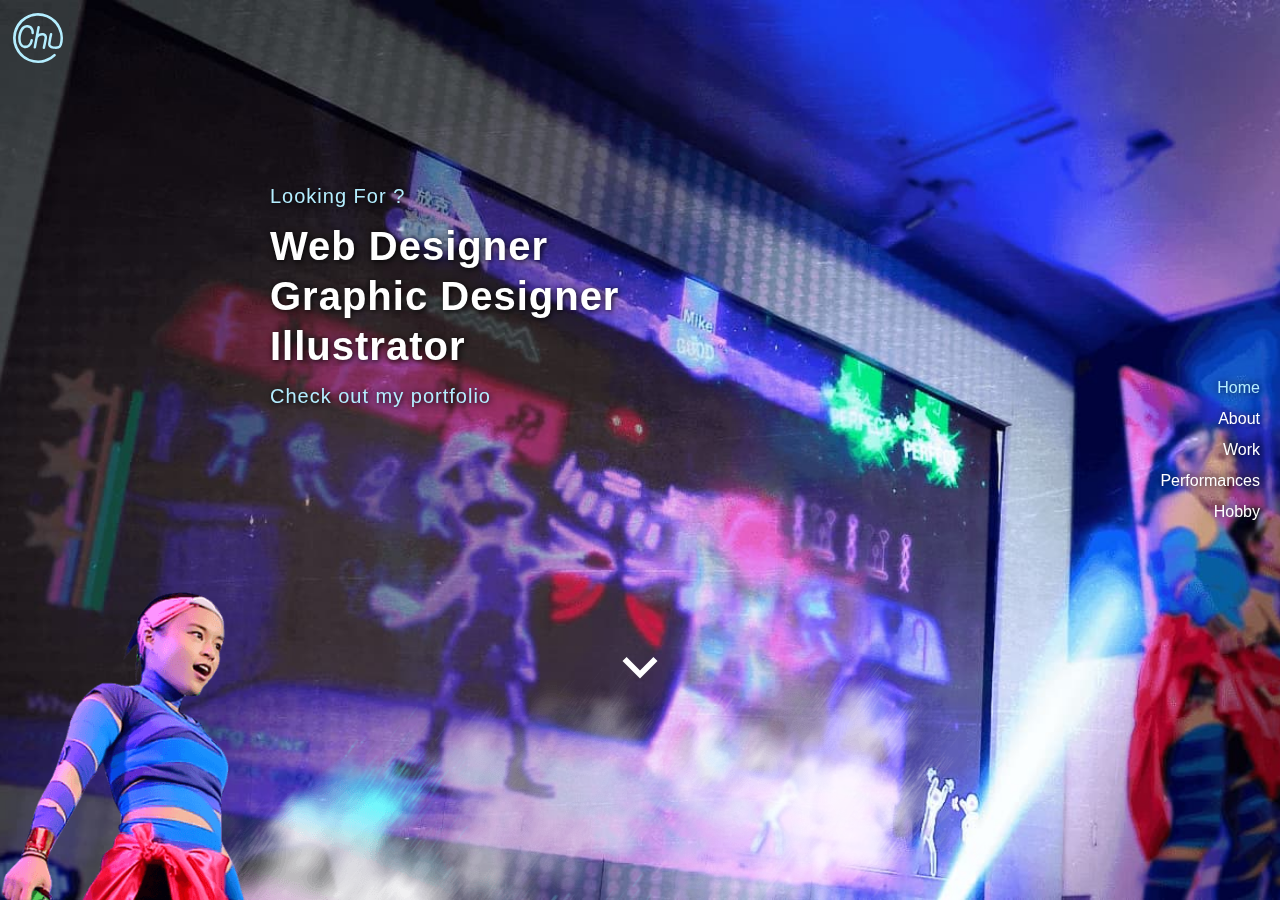
<file: index.html>
<!DOCTYPE html>
<html lang="en">

<head>
  <meta charset="UTF-8">
  <meta http-equiv="X-UA-Compatible" content="IE=edge">
  <meta name="viewport" content="width=device-width, initial-scale=1.0">
  <meta name="description" content="阮楚琳(Chu-lin)作品集網站，運用撰寫Css、Html、Jquery與網頁設計等技術獨立製作。" />
  <title>Chu-lin's portfolio</title>
  <!-- for swiper link css -->
  <link rel="stylesheet" href="./css/swiper-bundle.min.css" type="text/css" />
  <!-- <link rel="stylesheet" href="https://unpkg.com/swiper/swiper-bundle.min.css" />      -->

  <link rel="stylesheet" href="./css/reset.css" type="text/css" />
  <link rel="stylesheet" href="./css/layout_desktop.css" type="text/css" />
  <link rel="stylesheet" href="./css/layout_mobile.css" type="text/css" />
  <link rel="stylesheet" href="./css/for_swiper.css" type="text/css" />
  <link rel="stylesheet" href="./css/for_boos.css" type="text/css" />

</head>

<body>

  <div class="swiper-container">
    <nav>
      <div class="navbar">
        <a href=""><svg class="logo">
            <use xlink:href="./icomoon/symbol-defs.svg#icon-chu-logo"></use>
          </svg></a>
        <svg class="menu">
          <use xlink:href="./icomoon/symbol-defs.svg#icon-menu"></use>
        </svg>

      </div>

    </nav>
    <div class="navbarM">
      <svg class="close">
        <use xlink:href="./icomoon/symbol-defs.svg#icon-close"></use>
      </svg>
      <ul class="navListM">

        <li>Home</li>
        <li> About</li>
        <li>Work experience</li>
        <li>Performances experience</li>
        <li>Hobby</li>
      </ul>

    </div>
    <div class="swiper-wrapper">
      <div class="swiper-slide header">
        <div class="H1bg">
          <div class="H1box">
            <p>Looking For ? </p>
            <h1>
              Web Designer <br>Graphic Designer<br>Illustrator</h1>
            <p>Check out my portfolio</p>
          </div>
          <img class="H1smokey" src="./images/header/H1smokey.png" alt="smokey">
          <img class="H1chu0" src="./images/header/H1chu0.png" alt="smokey">

          <svg class="arrow_down">
            <use xlink:href="./icomoon/symbol-defs.svg#icon-keyboard_arrow_down"></use>
          </svg>

        </div>




      </div>
      <div class="swiper-slide" id="about">
        <div class="container">
          <!-- SKILLS開頭 -->




          <div class="about-me">
            <h2>About me</h2>
            <P>Hello! I’m Chu-lin <span class="grayP">阮楚琳</span></P>
            <p class="grayP">
              <!-- 1991年  出生於New Taipei City , Taiwan <br> -->
              <!-- 2009年 復興商工 美工科<br>2013年 世新大學 數位多媒體設計學系  動畫設計組</p><br> -->
            <p>在設計領域約有 8 年的工作經驗，主要執行包含</p>
            <div>
              <h4>美術圖繪製（電繪／手繪）</h4>
              <h4>網頁設計與切版</h4>
              <h4>大圖輸出及印刷品排版</h4>
              <h4>插畫角色設計</h4>
              <h4>行銷圖文創作</h4>
              <h4>視覺識別系統設計</h4>
            </div>

            <div class="littlechu ">
              <div class="shybox">
                <div class="shy"></div>
                <div class="shy2"></div>
              </div>
              <svg>
                <use xlink:href="./icomoon/symbol-defs.svg#icon-littechu"></use>
              </svg>

            </div>

          </div>

          <!-- <p class="aboutTitle">使用工具</p> -->

          <div class="row skillbox">
            <div class="skill_SET  col-2 col-sm-2  col-lg-2 col-xl-2 ">
              <svg class="skills-icon ">
                <use xlink:href="./icomoon/symbol-defs.svg#icon-adobeaftereffects"></use>
              </svg>
              <p>Aftereffects</p>
            </div>




            <div class="skill_SET  col-2 col-sm-2  col-lg-2 col-xl-2 ">
              <svg class="skills-icon ">
                <use xlink:href="./icomoon/symbol-defs.svg#icon-adobepremiere"></use>
              </svg>
              <p>Premiere</p>
            </div>
            <div class="skill_SET  col-2 col-sm-2  col-lg-2 col-xl-2 ">
              <svg class="skills-icon ">
                <use xlink:href="./icomoon/symbol-defs.svg#icon-adobexd"></use>
              </svg>
              <p>XD</p>
            </div>
            <div class="skill_SET  col-2 col-sm-2  col-lg-2 col-xl-2 ">
              <svg class="skills-icon ">
                <use xlink:href="./icomoon/symbol-defs.svg#icon-adobeindesign"></use>
              </svg>
              <p>Indesign</p>
            </div>
            <div class="skill_SET  col-2 col-sm-2  col-lg-2 col-xl-2 ">
              <svg class="skills-icon ">
                <use xlink:href="./icomoon/symbol-defs.svg#icon-adobeillustrator"></use>
              </svg>
              <p>Illustrator</p>
            </div>
            <div class="skill_SET  col-2 col-sm-2  col-lg-2 col-xl-2 ">
              <svg class="skills-icon">
                <use xlink:href="./icomoon/symbol-defs.svg#icon-adobedreamweaver"></use>
              </svg>
              <p>Dreamweaver</p>
            </div>

            <div class="skill_SET  col-2 col-sm-2  col-lg-2 col-xl-2 ">
              <svg class="skills-icon ">
                <use xlink:href="./icomoon/symbol-defs.svg#icon-adobephotoshop"></use>
              </svg>
              <p>Photoshop</p>
            </div>

            <div class="skill_SET  col-2 col-sm-2  col-lg-2 col-xl-2 ">
              <svg class="skills-icon ">
                <use xlink:href="./icomoon/symbol-defs.svg#icon-css3"></use>
              </svg>
              <p>Css3</p>
            </div>

            <div class="skill_SET  col-2 col-sm-2  col-lg-2 col-xl-2 ">
              <svg class="skills-icon ">
                <use xlink:href="./icomoon/symbol-defs.svg#icon-visualstudiocode"></use>
              </svg>
              <p>VScode</p>
            </div>

            <div class="skill_SET  col-2 col-sm-2  col-lg-2 col-xl-2 ">
              <svg class="skills-icon ">
                <use xlink:href="./icomoon/symbol-defs.svg#icon-jquery"></use>
              </svg>
              <p>jQuery</p>
            </div>
            <div class="skill_SET  col-2 col-sm-2  col-lg-2 col-xl-2 ">
              <svg class="skills-icon ">
                <use xlink:href="./icomoon/symbol-defs.svg#icon-bootstrap"></use>
              </svg>
              <p>Bootstrap</p>
            </div>
            <div class="skill_SET  col-2 col-sm-2  col-lg-2 col-xl-2 ">
              <svg class="skills-icon ">
                <use xlink:href="./icomoon/symbol-defs.svg#icon-html5"></use>
              </svg>
              <p>Html5</p>
            </div>

          </div>
          <!-- <p class="aboutTitle">證照技能</p> -->
          <div class="row License-box">
            <div class="col-12  col-md-6    col-lg-12
                         col-xl-3 ">
              <p class="License">新北市第一屆街頭藝人認證</p>

            </div>
            <div class=" col-12  col-md-6    col-lg-12
                         col-xl-3">

              <p class="License">丙級廣告設計技術士</p>

            </div>
            <div class=" col-12  col-md-6
                          col-lg-12
                          col-xl-3 ">

              <p class="License">丙級中餐素食技術士</p>

            </div>
            <div class=" col-12  col-md-6    col-lg-12
                         col-xl-3 ">
              <p class="License">復興商工人像速寫高階檢定</p>
            </div>
          </div>
        </div>
      </div>
      <!-- 工作經歷 -->
      <div class="swiper-slide " id="work">
        <!-- 桌機 -->

        <div class="workbox">

          <!-- 列表 -->
          <ul class="worklist">

            <li>
              <p> 2018-2020</p>
              <h3>遊戲視覺設計</h3>
            </li>
            <li>
              <p> 2017-2018</p>
              <h3>活動視覺設計</h3>
            </li>
            <li>
              <p> 2014-2017</p>
              <h3>報社美術編輯</h3>
            </li>
            <li>
              <p> 2013-2014</p>
              <h3>電商平面設計</h3>
            </li>
            <li class=" warning">
              <p> 2012-2014</p>
              <h3>兼職特效化妝</h3>
            </li>
            <li>
              <p> 2012-2014</p>
              <h3>實習商業設計</h3>
            </li>
          </ul>
          <!-- 大圖 -->

          <div class="workwrap wrapFuntown  moveIN">
            <div class="worktext moveINx0">
              <h2>Work experience</h2>
              <p class="office">網頁設計部 資深遊戲行銷視覺設計師</p>
              <p class="company">和信超媒體股份有限公司戲谷分公司</p><br>
              <p>1.遊戲活動Web/mobile 網頁設計與切板，撰寫html、css、規劃RWD.<br>
                2.日本代理遊戲圖素在地化、Logo與banner設計，道具圖繪製.<br>
                3.百件實體周邊設計，例:吊飾、抱枕、年曆等等製作，供商城販售.<br>
                4.異業合作的活動宣傳印刷品（例:酷卡、產品外包裝等）和戶外大型輸出等平面設計. <br>
                5.網路宣傳圖設計（Facebook、Google聯播網、各大入口媒體AD）. <br>
                6.跨部門協助研發團隊，博弈遊戲APP UI介面優化.<br>
                7.協助執行遊戲2D美術設計及ICON製作。<br>
                8.商城官網吉祥物角色設計.</p><br>
              <a href="workFuntown.html">More</a>
            </div>
          </div>
          <div class="workwrap wrapExtreme  ">
            <div class="worktext">
              <h2>Work experience</h2>
              <p class="office">節目製作部 活動視覺設計師</p>
              <p class="company">極限電競股份有限公司</p><br>
              <p>
                1.活動網站的UI介面規劃.<br>2.網站icon、banner設計.<br>3.協會與戰隊的LOGO與標準字設計.<br>4.大型賽式活動平面設計（印刷品及大型刊物等等）.<br>5.電競賽式轉播影片的介面設計.<br>6.提案簡報排版及插圖繪製.
                <br>7.參與《校際電競公開賽》活動籌備，處理三天現場報到事項並帶隊64組電競隊伍入場.
              </p><br>
              <a href="workExtreme.html">More</a>
            </div>
          </div>
          <div class="workwrap wrapWant ">
            <div class="worktext">
              <h2>Work experience</h2>
              <p class="office">旺報編輯中心 美術編輯</p>
              <p class="company">旺旺中時媒體集團</p><br>
              <p>1.報紙版面設計.<br>2.製表繪圖.</p>

            </div>
          </div>
          <div class="workwrap wrapHong">
            <div class="worktext">
              <h2>Work experience</h2>
              <p class="office">網路部 電商平面設計</p>
              <p class="company">鴻昌照相器材有限公司</p><br>
              <p>
                1.協助拍賣網站管理.<br>2.製作商品行銷圖文.<br>3.網頁banner及EDM設計.<br>4.Logo品牌設計.<br>5.名片設計與店員專屬人像繪製.<br>6.協助包貨、出貨，及相關客服事項.<br>7.整理實體店面與倉庫.
              </p>

            </div>
          </div>
          <div class="workwrap wrapYes">
            <div class="worktext">
              <h2>Work experience</h2>
              <p class="office">兼職 協助網路廣告、短片拍攝</p>
              <p class="company">葉式特工 </p><br>
              <p>1.負責演員殭屍妝容、翻模自製假皮.<br>2.側拍紀錄.<br>3.道具製作.</p>
              <a href="">More</a>
            </div>
          </div>
          <div class="workwrap wrapYidu">
            <div class="worktext">
              <h2>Work experience</h2>
              <p class="office"> 兼職 實習商業設計</p>
              <p class="company">欣都有限公司</p><br>
              <p>1.協助參與（中國進出口商品交易會）展覽的海報及DM設計.<br>2.產品外包裝平面設計.</p>

            </div>
          </div>
        </div>

        <!-- 手機 -->
        <div class="workMobile">
          <h2>Work experience</h2>

          <a href="workFuntown.html">
            <div class="wrapFuntown Mwrap  ">
              <div class="WMobileList">
                <p>2018-2020</p>
                <h3>遊戲視覺設計</h3>
                <p>和信超媒體股份有限公司戲谷分公司</p>
              </div>
            </div>
          </a>
          <a href="workExtreme.html">
            <div class="wrapExtreme Mwrap">
              <div class="WMobileList">
                <p>2017-2018</p>
                <h3>活動視覺設計</h3>
                <p>極限電競股份有限公司</p>
              </div>
            </div>
          </a>
          <div class="wrapWant Mwrap">
            <div class="WMobileList">
              <p>2014-2017</p>
              <h3>報社美術編輯</h3>
              <p>旺旺中時媒體集團</p>
            </div>
          </div>
          <div class="wrapHong Mwrap">
            <div class="WMobileList">
              <p>2013-2014</p>
              <h3>電商平面設計</h3>
              <p>鴻昌照相器材有限公司</p>
            </div>
          </div>
          <div class="wrapYes Mwrap">
            <div class="WMobileList">
              <p>2012-2014</p>
              <h3>兼職特效化妝</h3>
              <p>葉式特工</p>
            </div>
          </div>
          <div class="wrapYidu Mwrap">
            <div class="WMobileList">
              <p>2012-2014</p>
              <h3>遊實習商業設計</h3>
              <p>欣都有限公司</p>
            </div>
          </div>
        </div>


      </div>
      <div class="swiper-slide " id="Performance">
        <div class="container">
          <h2>Performances experience</h2>
          <div class="showbox">
            <ul class="img-wrap">
              <li><img class="lazyload" data-src="./images/show/pe01.jpg" alt=""></li>
              <li><img class="lazyload" data-src="./images/show/pe02.jpg" alt=""></li>
              <li><img class="lazyload" data-src="./images/show/pe03.jpg" alt=""></li>
              <li><img class="lazyload" data-src="./images/show/pe04.jpg" alt=""></li>
              <li><img class="lazyload" data-src="./images/show/pe05.jpg" alt=""></li>
              <li><img class="lazyload" data-src="./images/show/pe06.jpg" alt=""></li>
              <li><img class="lazyload" data-src="./images/show/pe07.jpg" alt=""></li>
              <li><img class="lazyload" data-src="./images/show/pe08.jpg" alt=""></li>
              <li><img class="lazyload" data-src="./images/show/pe09.jpg" alt=""></li>
              <li><img class="lazyload" data-src="./images/show/pe10.jpg" alt=""></li>

            </ul>
            <div class="chevron-left">

              <svg version="1.1" xmlns="http://www.w3.org/2000/svg" viewBox="0 0 24 24">
                <path d="M15.422 16.594l-1.406 1.406-6-6 6-6 1.406 1.406-4.594 4.594z"></path>
              </svg>


            </div>
            <div class="chevron-right">
              <svg version="1.1" xmlns="http://www.w3.org/2000/svg" viewBox="0 0 24 24">
                <path d="M8.578 16.594l4.594-4.594-4.594-4.594 1.406-1.406 6 6-6 6z"></path>
              </svg>
            </div>



          </div>
          <ul class="slider-dots">
            <li></li>
            <li></li>
            <li></li>
            <li></li>
            <li></li>
            <li></li>
            <li></li>
            <li></li>
            <li></li>
            <li></li>
          </ul>

          <ul class="slider-PerformanceTEXT">
            <li class="P-TEXT">2018年加入製劇所，參與《婚後動物感傷》
              主要演出。</li>
            <li>2018年半年籌備排演《婚後動物感傷》，共7場售票舞台劇。</li>
            <li>2018年戲劇表演也包含了現場作畫，並負責logo、門票等設計。</li>
            <li>2019 年參加「Just Dance 舞力全開」電競比賽。</li>
            <li>2019 年參加「Just Dance 舞力全開」電競總決賽。</li>
            <li>2017 年在歌舞浪潮表演藝術中心，參與歌舞劇表演進階專班的成果發表。</li>
            <li>2013年參與網路廣告-「阿喜×HiNet光世代」演出。</li>
            <li>2010年獨自在校園廣場手繪大型帆布。</li>
            <li>2010年獨立彩繪營隊宣傳的大型帆布。 </li>
            <li>2008年參與新北市「街頭藝人嘉年華」，人像速寫的表演。</li>
          </ul>

        </div>
      </div>
      <div class="swiper-slide " id="hobby">
        <div class="container">
          <h2>Hobby</h2>
          <div class="row">
            <a href="hobbyLine.html">
              <div class="mainline hobbyBox "></div>
              <p>LINE貼圖創作</p>
            </a>
            <a href="">
              <div class="maindraw hobbyBox"></div>
              <p>繪畫創作</p>
            </a>
            <a href="">
              <div class="maintoys hobbyBox"></div>
              <p>玩具攝影</p>
            </a>
          </div>
          <div class="row hobbytext">
            唱歌(劇)／逛玩具店／玩電玩／看漫畫／觀賞歌舞劇／看超級好笑卡通或美劇／看電影／待在安靜的環境／散步／不專業但很專注的拍攝／看房屋室內擺設／觀察人類的動作／分析個性／隨著當下的情緒聽音樂／出國旅遊／欣賞畫作（肖像、西方神話、人文風俗）／逛展覽／跳舞／做重訓／寄卡片／閱讀勵志心靈成長書籍／關注星座運勢／特殊化妝（殭屍）／繪畫（壓克力、水彩、素描、電繪、麥克筆、油畫
            ...）／坐公車看沿途風景／觀賞姿體練習體操／劇場武功拉筋</div>
        </div>
        <footer>
          <div class="footerbg">Chu-lin's Portfolio © 2021 Copyright</div>
        </footer>
      </div>
      <!-- <div class="swiper-slide " id="content">
              <div class="container">
                <h2>content</h2>  
              <form>
                <div class="form-row contentbox">
              
                <div class="col-md-6 mb-3">
                  <label for="textfield">
                     <svg  > <use xlink:href="./icomoon/symbol-defs.svg#smileface"></use></svg>
        
                    </label>
                  <input type="text" class="form-control" id="textfield" placeholder="Name">
                </div>
                <div class="col-md-6 mb-3">
                  <label for="exampleInputEmail1">       
                     <svg  > <use xlink:href="./icomoon/symbol-defs.svg#email"></use> </svg>
            
              
                    </label>
                  <input type="email" class="form-control" id="exampleInputEmail1" aria-describedby="emailHelp" placeholder="E-mail">
              
                </div>
              
                <div class="col-12 mb-3">
                  <label for="exampleFormControlTextarea1">
                     <svg  > <use xlink:href="./icomoon/symbol-defs.svg#chat"></use></svg>
                    
                  
                  </label>
                  <textarea class="form-control" id="exampleFormControlTextarea1" rows="3" placeholder="Leave a message"></textarea>
                </div>
                <button type="submit" class="btn btn-primary ">Send</button>
              </div>
              
              
              </form>
            </div>
            
         
            </div> -->



    </div>
    <!-- Add Pagination -->
    <div class="swiper-pagination"></div>
  </div>

  <!-- for swiper link  js  -->
  <script src="./js/swiper-bundle.min.js"></script>
  <!-- <script src="https://unpkg.com/swiper/swiper-bundle.min.js"></script> -->

  <!-- jqury -->
  <!-- <script src="./js/jquery-3.5.1.js"></script> -->
  <script src="https://code.jquery.com/jquery-3.5.1.js" integrity="sha256-QWo7LDvxbWT2tbbQ97B53yJnYU3WhH/C8ycbRAkjPDc="
    crossorigin="anonymous"></script>
  <script src="./js/carousel01.js"></script>
  <script src="./js/chu0mousemove.js"></script>
  <script src="./js/lazysizes.min.js"></script>

  <script>
    // for back跳轉到主頁的指定頁面 pageIndex是為了從別的頁面跳轉回來的變數
    var pageIndex = 0;

    if (localStorage.getItem("localIndex")) {
      pageIndex = localStorage.getItem("localIndex"); /* 读取保存在localStorage对象里名为 localIndex 的变量的值 赋值给index */
      localStorage.removeItem("localIndex"); /* 删除 保存在localStorage对象里的变量 localIndex */
    }

    // for swiper  js 
    var swiper = new Swiper('.swiper-container', {
      direction: 'vertical',
      threshold: 30,
      //  threshold 可調整敏感度。滑动超过px，才会触发显示下一页/上一页 
      initialSlide: pageIndex,
      // pageIndex是為了從別的頁面跳轉回來的變數
      slidesPerView: 1,
      spaceBetween: 30,
      mousewheel: true,
      pagination: {
        el: '.swiper-pagination',
        clickable: true,
        renderBullet: function (index, className) {

          switch (index) {//用来显示自定义的文本，将(index + 1)替换为text即可
            case 0: text = 'Home'; break;
            case 1: text = 'About'; break;
            case 2: text = 'Work'; break;
            case 3: text = 'Performances'; break;
            case 4: text = 'Hobby'; break;
          }

          // return `<span class="${className}">${(index + 0)}</span>`;
          return `<span class="${className}">${text}</span>`;
        },
      },
    });


    // for swiper  js (over)



    // 點工作經歷---------------------------

    $('.worklist li').click(function () {
      // console.log('hi',$('.worklist li').index(this));
      // 取LI第幾個的值
      let workLi = $('.worklist li').index(this);

      // 取道第N個LI值帶入第N個DIV
      $('.workwrap').eq(workLi).addClass('moveIN').siblings().removeClass('moveIN');

      // 增加被點選過效果
      $(this).addClass('LIactive').siblings().removeClass('LIactive');


      // 選到的那個文字進來
      $('.workwrap').eq(workLi).children('.worktext').addClass('moveINx0');

      // 沒選到的那個文字出去

      $('.workwrap').eq(workLi).siblings().children('.worktext').removeClass('moveINx0');

    })

    // hover特效化妝字跑出class
    // $('.worklist li').hover(function(){

    // if ($(this).is(":contains('特效化妝')")) {
    //                 $(".worklist li:contains('特效化妝')").addClass('warning');
    // }
    // else{
    //   $('.worklist li').removeClass('warning');
    // }
    //   })   



    // 害羞點擊-------------------------
    $('.littlechu svg').click(function () {
      $('.shybox').css('opacity', '0.8');
      $('.littlechu svg').css('opacity', '0.8');
    })

    // 手機版菜單點出--------------------

    $('.menu').click(function () {
      $('.navbarM').css('transform', 'translate3d(0px,0px,0px)')
    })
    $('.close').click(function () {
      $('.navbarM').css('transform', 'translate3d(-1200px,0px,0px)')
    })

    //---------------------------------手機版的nav的表 第幾個跳第幾個-----------------------
    $('.navListM li').click(function () {

      // mobile在nav取LI第幾個的值
      let navLi = $('.navListM li').index(this);
      // console.log(navLi)
      // $('.swiper-pagination span').eq(navLi).trigger('click');
      // 上面這個是點了觸發swiper-pagination的第幾個在trigger觸發點擊
      swiper.slideTo(navLi);
      // 這個是取到swiper的第幾個
    })
  </script>




</body>

</html>
</file>
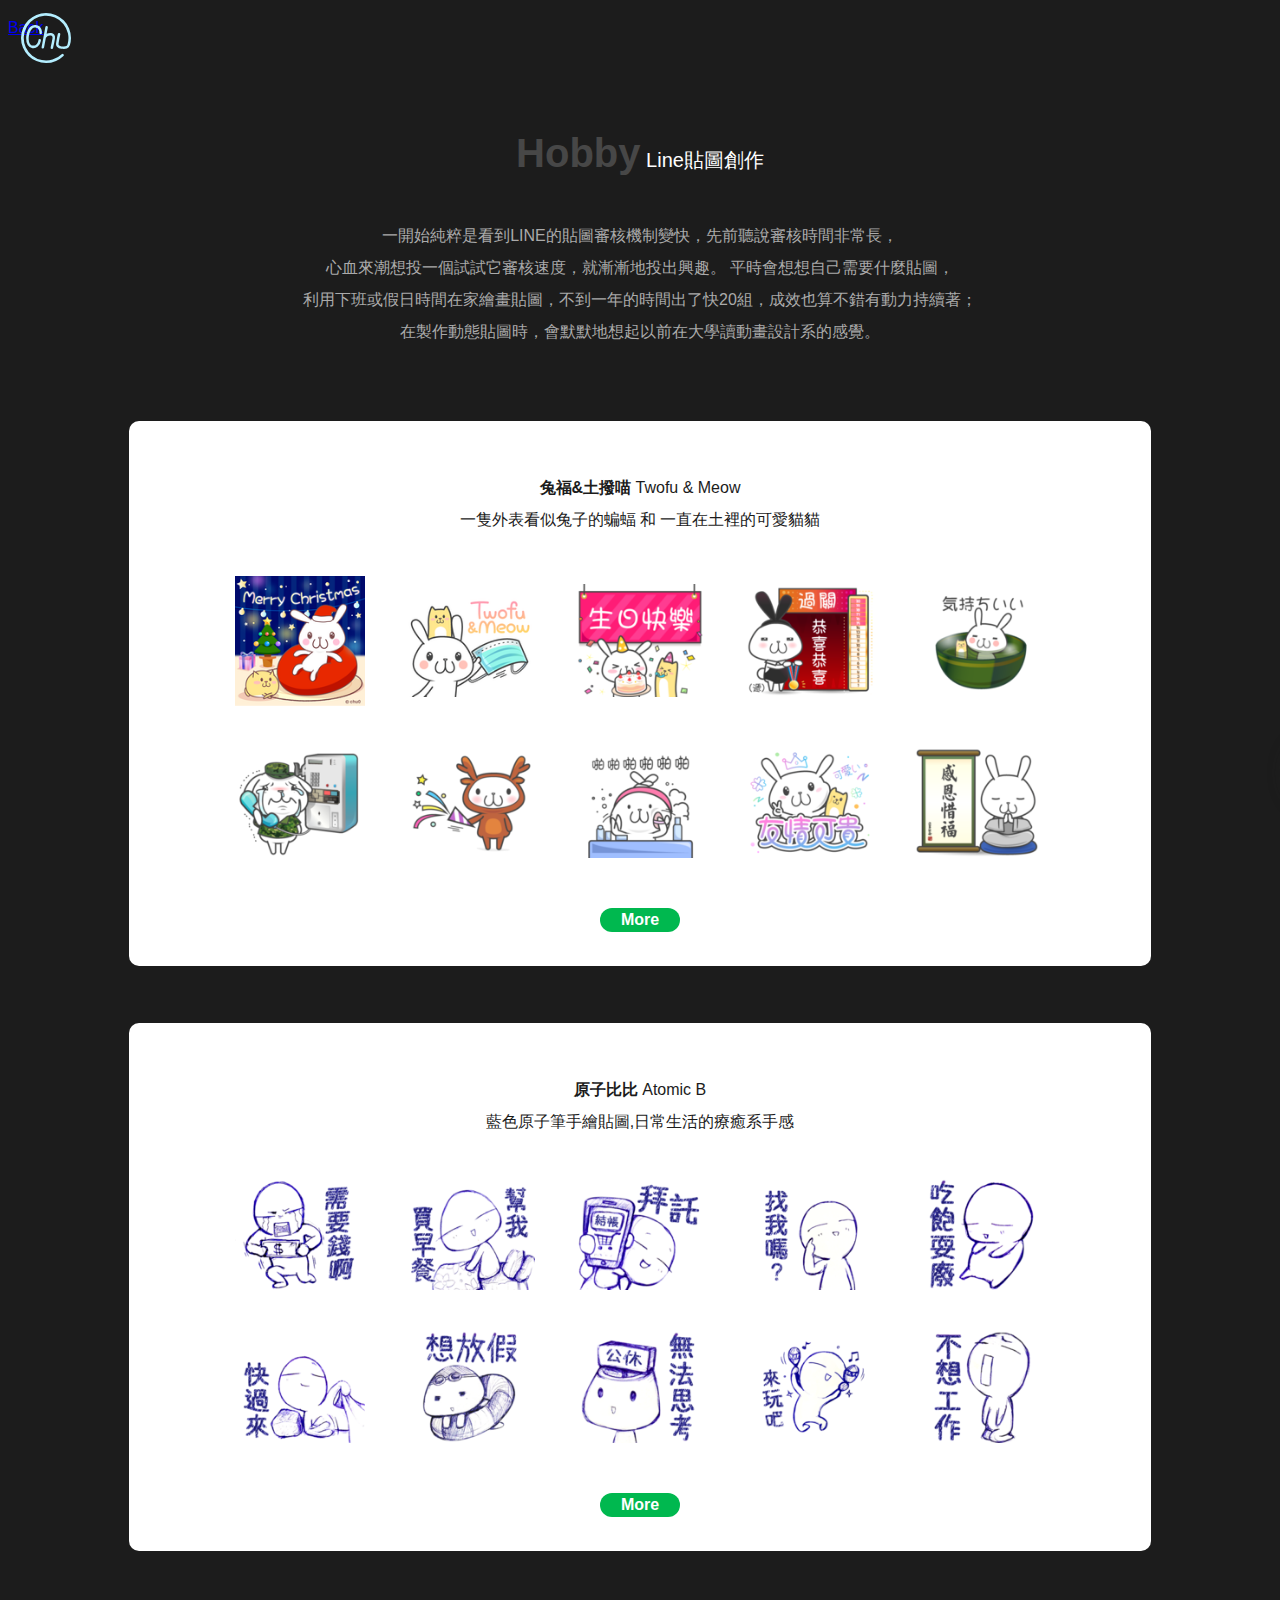
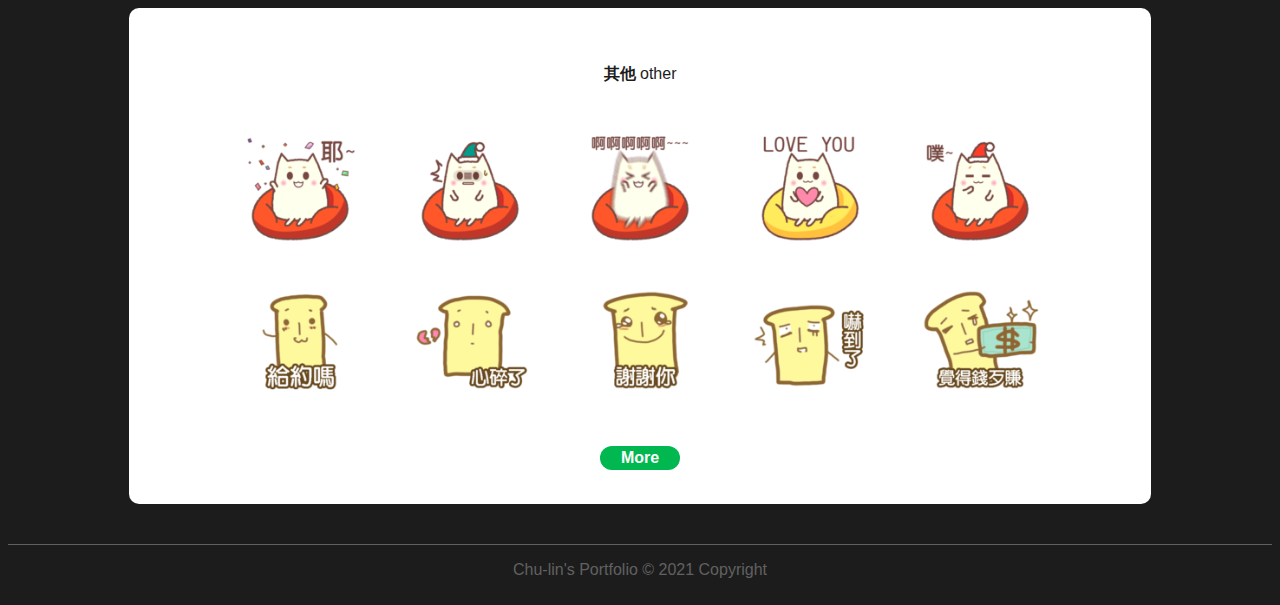
<file: CHU_hobbyLine.html>
<!DOCTYPE html>
<html lang="en">
<head>
    <meta charset="UTF-8">
    <meta http-equiv="X-UA-Compatible" content="IE=edge">
    <meta name="viewport" content="width=device-width, initial-scale=1.0">
    <title>Chu-lin's portfolio</title>
   <!-- for swiper link css -->
   <link rel="stylesheet" href="./css/swiper-bundle.min.css" type="text/css" />
   <!-- <link rel="stylesheet" href="https://unpkg.com/swiper/swiper-bundle.min.css" />      -->
    <link rel="stylesheet" href="./css/layout_desktop.css" type="text/css" />
    <link rel="stylesheet" href="./css/layout_mobile.css" type="text/css" />
    <link rel="stylesheet" href="./css/for_swiper.css" type="text/css" />
    <link rel="stylesheet" href="./css/for_boos.css" type="text/css" />
    
</head>
<body>
  <a href="CHU_index.html#hobby"> <div class="return">

 <p>Back</p>
  </div></a>
<div class="goTOP">

 <p>TOP</p>
  </div>
    <nav >
        <div class="navbar">
       <a href="CHU_index.html"><svg  class="logo"><use xlink:href="./icomoon/symbol-defs.svg#icon-chu-logo"></use>  </svg></a>
        <svg  class="menu"><use xlink:href="./icomoon/symbol-defs.svg#icon-menu"></use>  </svg>

      </div>
      
     </nav>
     <div class="navbarM">
      <svg  class="close"><use xlink:href="./icomoon/symbol-defs.svg#icon-close"></use>  </svg>
      <ul class="navListM">
     
        <li><a href="CHU_index.html">Home</a><li></li>
        <li> <a href="CHU_index.html#about">About</a></li>
          <li><a href="CHU_index.html#work">Work experience</a></li>
            <li><a href="CHU_index.html#Performance">Performances experience</a></li>
              <li><a href="CHU_index.html#hobby">Hobby</a></li>
      </ul>

     </div>
    
   <div class="container">
    <div class="hobbyTitle"> <h2>Hobby  </h2>  Line貼圖創作</div> 
    <div class="notebox"> <p>一開始純粹是看到LINE的貼圖審核機制變快，先前聽說審核時間非常長，心血來潮想投一個試試它審核速度，就漸漸地投出興趣。
      平時會想想自己需要什麼貼圖，利用下班或假日時間在家繪畫貼圖，不到一年的時間出了快20組，成效也算不錯有動力持續著；在製作動態貼圖時，會默默地想起以前在大學讀動畫設計系的感覺。</p></div>
   <div class="HBbgLine">
    <p > <span class="fw"> 兔福&土撥喵 </span> Twofu & Meow <br>
    一隻外表看似兔子的蝙蝠 和 一直在土裡的可愛貓貓 </p>
      <div class="row">
       
<img src="./images/hobby_line/twofu (1).png" alt=""><img src="./images/hobby_line/twofu (2).png" alt=""><img src="./images/hobby_line/twofu (3).png" alt=""><img src="./images/hobby_line/twofu (4).png" alt=""><img src="./images/hobby_line/twofu (5).png" alt=""><img src="./images/hobby_line/twofu (6).png" alt=""><img src="./images/hobby_line/twofu (7).png" alt=""><img src="./images/hobby_line/twofu (8).png" alt=""><img src="./images/hobby_line/twofu (9).png" alt=""><img src="./images/hobby_line/twofu (10).png" alt="">
      </div>
     <div class="hobbyBTN"> <a href="https://store.line.me/search/zh-Hant?q=Twofu%20%26%20Meow" target="_blank" >More</a></div>
</div>

<div class="HBbgLine">
  <p><span class="fw"> 原子比比 </span> Atomic B  <br>
    藍色原子筆手繪貼圖,日常生活的療癒系手感</p>
    <div class="row">
     
<img src="./images/hobby_line/AtomicB (1).png" alt=""><img src="./images/hobby_line/AtomicB (2).png" alt=""><img src="./images/hobby_line/AtomicB (3).png" alt=""><img src="./images/hobby_line/AtomicB (4).png" alt=""><img src="./images/hobby_line/AtomicB (5).png" alt=""><img src="./images/hobby_line/AtomicB (6).png" alt=""><img src="./images/hobby_line/AtomicB (7).png" alt=""><img src="./images/hobby_line/AtomicB (8).png" alt=""><img src="./images/hobby_line/AtomicB (9).png" alt=""><img src="./images/hobby_line/AtomicB (10).png" alt="">
    </div>
   <div class="hobbyBTN"> <a href="https://store.line.me/search/zh-Hant?q=%20%E5%8E%9F%E5%AD%90%E6%AF%94%E6%AF%94" target="_blank" >More</a></div>
</div>
<div class="HBbgLine">
  <p><span class="fw"> 其他 </span>other </p>
    <div class="row">
     
<img src="./images/hobby_line/lazycat (1).png" alt=""><img src="./images/hobby_line/lazycat (2).png" alt=""><img src="./images/hobby_line/lazycat (3).png" alt=""><img src="./images/hobby_line/lazycat (4).png" alt=""><img src="./images/hobby_line/lazycat (5).png" alt="">
<img src="./images/hobby_line/toast (1).png" alt=""><img src="./images/hobby_line/toast (2).png" alt=""><img src="./images/hobby_line/toast (3).png" alt=""><img src="./images/hobby_line/toast (4).png" alt=""><img src="./images/hobby_line/toast (5).png" alt="">
    </div>
   <div class="hobbyBTN"> <a href="https://store.line.me/stickershop/author/901484/zh-Hant" target="_blank" >More</a></div>
</div>

</div>
<div class="bottomplace">

  <footer><div class="footerbg">Chu-lin's Portfolio © 2021 Copyright</div></footer>
</div>


   <!-- for swiper link  js  -->
   <script src="./js/swiper-bundle.min.js"></script>
   <!-- <script src="https://unpkg.com/swiper/swiper-bundle.min.js"></script> -->
    <script src="./js/jquery-3.5.1.js"></script>

<script>
    // 菜單點出

$('.menu').click(function(){
$('.navbarM').css('transform','translate3d(0px,0px,0px)')
})
$('.close').click(function(){
$('.navbarM').css('transform','translate3d(-1200px,0px,0px)')
})



// pop圖片
$('.picBox img').click(function(){
// 定義 取出圖片位置的值
        let imgSrc = $(this).attr('src');
         let imgAlt = $(this).attr('alt');
        console.log('call',imgSrc);
        console.log('call',imgAlt);
// 在body增加div
        $('body').append(` 
         <div class="popup"></div>
    <div class="popBox">
        <img src="" alt="">
        <svg  class="popclose"><use xlink:href="./icomoon/symbol-defs.svg#icon-close"></use>  </svg>
        <p></p>
    </div>
    
`);
// 換圖
        $('.popBox img').attr('src', imgSrc);
// 換字
    $('.popBox p').text(imgAlt);
// 關閉
        $('.popclose').click(function(){
    console.log('hi');
    $('.popup').remove(); 
    $('.popBox').remove(); 
})
// 點擊黑遮罩關閉
$('.popup').click(function(){ 
    $('.popup').remove(); 
    $('.popBox').remove(); 
  }) 
   

    })
// 到達一定位置跑出
  $(window).scroll(function () {

// console.log('scroll',$(this).scrollTop())

 if ($(this).scrollTop()> 800) {
                $('.goTOP').css('transform', 'translateX(0px)');
            }
            else {
                $('.goTOP').css('transform', 'translateX(100px)');
            }
          })
// 點了跑上去TOP
$('.goTOP').click(function(){
$("html,body").animate({
            scrollTop:0
        },700);
})


</script>
</body>
</html>
</file>
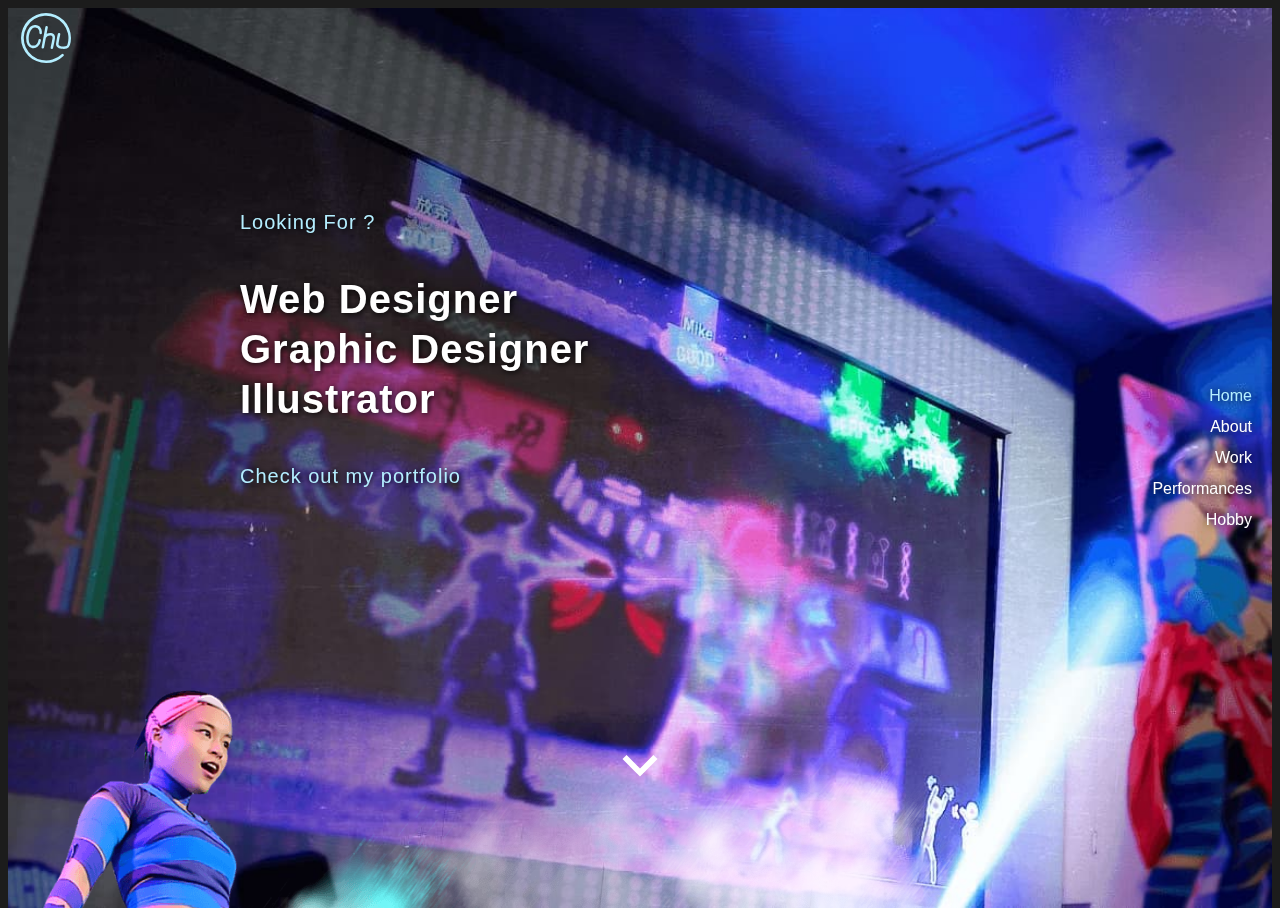
<file: CHU_index.html>
<!DOCTYPE html>
<html lang="en">
    <head>  
         <meta charset="UTF-8">
        <meta http-equiv="X-UA-Compatible" content="IE=edge">
        <meta name="viewport" content="width=device-width, initial-scale=1.0">
        <title>Chu-lin's portfolio</title>
        <!-- for swiper link css -->
        <link rel="stylesheet" href="./css/swiper-bundle.min.css" type="text/css" />
        <!-- <link rel="stylesheet" href="https://unpkg.com/swiper/swiper-bundle.min.css" />      -->
     
    
        <link rel="stylesheet" href="./css/layout_desktop.css" type="text/css" />
        <link rel="stylesheet" href="./css/layout_mobile.css" type="text/css" />
        <link rel="stylesheet" href="./css/for_swiper.css" type="text/css" />
        <link rel="stylesheet" href="./css/for_boos.css" type="text/css" />
   
    </head>
<body>

    <div class="swiper-container">
      <nav >
        <div class="navbar">
       <a href=""><svg  class="logo"><use xlink:href="./icomoon/symbol-defs.svg#icon-chu-logo"></use>  </svg></a>
        <svg  class="menu"><use xlink:href="./icomoon/symbol-defs.svg#icon-menu"></use>  </svg>

      </div>
      
     </nav>
     <div class="navbarM">
      <svg  class="close"><use xlink:href="./icomoon/symbol-defs.svg#icon-close"></use>  </svg>
      <ul class="navListM">
     
        <li><a href="">Home</a><li></li>
        <li> <a href="CHU_index.html#about">About</a></li>
          <li><a href="CHU_index.html#work">Work experience</a></li>
            <li><a href="CHU_index.html#Performance">Performances experience</a></li>
              <li><a href="CHU_index.html#hobby">Hobby</a></li>
      </ul>

     </div>
        <div class="swiper-wrapper" >
            <div class="swiper-slide header">
                <div class="H1bg">
                    <div class="H1box">
                        <p>Looking For ? </p>
                        <h1>
                            Web Designer   <br>Graphic Designer<br>Illustrator</h1>
                    <p>Check out my portfolio</p>
                        </div>
                    <img class="H1smokey" src="./images/header/H1smokey.png" alt="smokey">
                    <img class="H1chu0" src="./images/header/H1chu0.png" alt="smokey">
                
                      <svg class="arrow_down"><use xlink:href="./icomoon/symbol-defs.svg#icon-keyboard_arrow_down"></use>  </svg>
                      <!-- <svg class="arrow_down" version="1.1" xmlns="http://www.w3.org/2000/svg" width="75" height="75" viewBox="0 0 20 20">
                        <title>cheveron-down</title>
                        <path d="M9.293 12.95l0.707 0.707 5.657-5.657-1.414-1.414-4.243 4.242-4.243-4.242-1.414 1.414z"></path>
                        </svg> -->
                       
                </div>




            </div>
            <div class="swiper-slide" id="about">
                <div class="container">
                    <!-- SKILLS開頭 -->
          
                    
                       
                
                         <div class="about-me">
                          <h2>About me</h2>
                             <P>Hello! I’m Chu-lin <span class="grayP">阮楚琳</span></P><br>
                             <p class="grayP">
                                <!-- 1991年  出生於New Taipei City , Taiwan <br> -->
                                2009年 復興商工 美工科<br>2013年 世新大學 數位多媒體設計學系  動畫設計組</p><br>
             <p class="grayP">在<span> 設計領域</span>約有<span> 8 </span>年的工作經驗，主要執行包含</p>  <div><h4>美術圖繪製（電繪／手繪）</h4><h4>網頁設計與切版</h4><h4>大圖輸出及印刷品排版</h4><h4>插畫角色設計</h4><h4>行銷圖文創作</h4><h4>視覺識別系統設計</h4></div><br>

<div class="littlechu ">
<div class="shybox">
  <div class="shy"></div><div class="shy2"></div>
</div>
  <svg  ><use xlink:href="./icomoon/symbol-defs.svg#icon-littechu"></use>  </svg>

</div>

                         </div>
                     
             
             
                     <!-- <div class="title"> -->
                         <!-- <svg  class="title-icon">
                             <use xlink:href="./icomoon/symbol-defs.svg#icon-magic"></use>
                           </svg> -->
                           <!-- <svg class="title-icon" version="1.1" id="Capa_1" xmlns="http://www.w3.org/2000/svg" xmlns:xlink="http://www.w3.org/1999/xlink" x="0px" y="0px"
                  viewBox="0 0 424.629 424.629" style="enable-background:new 0 0 424.629 424.629;" xml:space="preserve">
                     <path d="M343,223.508l-54.6-52.6l29.5-70.3c2.1-5.1-0.3-11-5.4-13.1c-2.8-1.2-6-1-8.7,0.5l-66.1,36.2l-56.3-50.5
                         c-4.1-3.7-10.4-3.3-14.1,0.8c-2,2.3-2.9,5.4-2.4,8.4l13.3,75.2l-64.8,38.8c-4.7,2.8-6.3,9-3.4,13.7c1.6,2.6,4.2,4.4,7.2,4.8
                         l39.3,5.4l-148.1,148c-11.2,11.2-11.2,29.3,0,40.5s29.3,11.2,40.5,0.1c0,0,0,0,0.1-0.1l150.4-150.5l9,41.4
                         c0.9,4.2,4.4,7.3,8.6,7.8c0.4,0,0.8,0.1,1.2,0.1c3.8,0,7.4-2.2,9-5.7l32.9-68.7l75,6.9c5.5,0.5,10.4-3.5,10.9-9
                         C346.3,228.608,345.2,225.608,343,223.508z M34.7,395.208c-3.4,3.4-8.8,3.4-12.2,0c-3.4-3.4-3.4-8.8,0-12.2l52.2-52.2l12.2,12.2
                         L34.7,395.208z M101.1,328.808l-12.2-12.2l92.4-92.4l10.8,1.5l2.2,9.9L101.1,328.808z M255,213.208c-4.2-0.4-8.1,1.9-9.9,5.6
                         l-23.3,48.7l-11.5-52.9c-0.9-4.1-4.3-7.2-8.4-7.8l-53.8-7.4l46.3-27.7c3.6-2.1,5.4-6.2,4.7-10.3l-9.4-53.5l40.1,35.9
                         c3.2,2.8,7.8,3.4,11.5,1.3l47.2-25.9l-21.1,50.2c-1.6,3.8-0.7,8.2,2.3,11.1l39,37.6L255,213.208z"/>
             
                     <path d="M322.9,320.308l-27.9-40.7c-3-4.6-9.2-5.9-13.8-2.9c-4.6,3-5.9,9.2-2.9,13.8c0.1,0.1,0.2,0.2,0.2,0.4l27.9,40.7
                         c3.1,4.6,9.3,5.7,13.9,2.6C324.9,331.108,326,324.908,322.9,320.308z"/>
             
                     <path d="M247.4,6.908c-5.5,0-10,4.5-10,10v48.2c0,5.5,4.5,10,10,10s10-4.5,10-10v-48.2C257.4,11.408,252.9,6.908,247.4,6.908z"/>
             
                     <path d="M424.3,136.508c-1.4-5.2-6.7-8.4-11.9-7.2l-64.3,16.1c-5.4,1.2-8.7,6.6-7.5,12c1.2,5.4,6.6,8.7,12,7.5
                         c0.1,0,0.2-0.1,0.3-0.1l64.3-16.1C422.5,147.308,425.7,141.808,424.3,136.508z"/>
             
                     <path d="M115.4,123.208l-47.7-8c-5.5-0.9-10.6,2.8-11.4,8.3c-0.9,5.4,2.7,10.5,8,11.5l47.7,8c0.6,0.1,1.1,0.1,1.7,0.1
                         c5.5,0,10-4.5,10-10C123.7,128.208,120.2,124.108,115.4,123.208z"/>
             </svg> -->
                           <!-- <h2>Skills</h2> -->
                     <!-- </div> -->
                     <div class="row skilssbox">
                         <svg  class="skills-icon col-2 col-sm-1 col-xl-1 " >
                             <use xlink:href="./icomoon/symbol-defs.svg#icon-adobedreamweaver"></use>
                           </svg>
                           <!-- <svg  class="skills-icon col-2 col-sm-1 col-xl-1 " version="1.1" xmlns="http://www.w3.org/2000/svg"  viewBox="0 0 32 32">
                             <title>adobedreamweaver</title>
                             <path fill="#35fa00" d="M0 0.4v31.2h32v-31.2zM1.333 1.733h29.333v28.533h-29.333zM4.167 7.747c0-0.112 0.023-0.156 0.155-0.177 0.507-0.023 1.96-0.067 3.463-0.067 4.467 0 6.688 2.883 6.688 7.107 0 5.873-3.853 7.653-6.82 7.653-1.123 0-2.752-0.021-3.347-0.043-0.087 0-0.131-0.067-0.131-0.176zM6.567 20.107c0.373 0.024 0.704 0.045 1.123 0.045 2.464 0 4.289-1.739 4.312-5.477 0.027-3.653-1.867-5.060-4.217-5.060-0.463 0-0.836 0.027-1.209 0.051zM23.484 22.2c-0.155 0-0.197-0.060-0.22-0.191-0.66-3.673-1.209-6.271-1.453-8.075h-0.021c-0.285 1.635-0.813 4.343-1.693 8.104-0.044 0.133-0.088 0.169-0.197 0.169h-2.156c-0.155 0-0.197-0.021-0.24-0.153l-2.356-10.508c-0.021-0.089 0.024-0.177 0.156-0.177h2.156c0.088 0 0.155 0.031 0.176 0.12 0.836 4.728 1.187 7.179 1.32 8.147h0.088c0.155-1.144 0.616-3.528 1.605-8.104 0.044-0.133 0.044-0.165 0.176-0.165h2.267c0.109 0 0.131 0.053 0.153 0.164 0.771 4.333 1.276 7.067 1.408 8.168h0.067c0.213-1.408 0.507-3.307 1.445-8.192 0.023-0.088 0.044-0.141 0.155-0.141h2.027c0.088 0 0.155 0.044 0.111 0.155l-2.617 10.525c-0.020 0.111-0.040 0.155-0.195 0.155z"></path>
                             </svg> -->
                             
                         <svg  class="skills-icon col-2 col-sm-1 col-xl-1" >
                             <use xlink:href="./icomoon/symbol-defs.svg#icon-adobeillustrator"></use>
                           </svg>
                           <!-- <svg  class="skills-icon col-2 col-sm-1 col-xl-1 " version="1.1" xmlns="http://www.w3.org/2000/svg" viewBox="0 0 32 32">
                             <title>adobeillustrator</title>
                             <path id="k" fill="#ff7c00" d="M0 0.4v31.2h32v-31.2zM1.333 1.733h29.333v28.533h-29.333zM11.1 18.067l-1.056 3.997c-0.023 0.111-0.067 0.136-0.197 0.136h-1.957c-0.133 0-0.153-0.044-0.133-0.197l3.787-13.26c0.067-0.24 0.109-0.451 0.131-1.111 0-0.088 0.044-0.133 0.111-0.133h2.795c0.088 0 0.133 0.024 0.155 0.133l4.247 14.392c0.023 0.111 0 0.176-0.111 0.176h-2.2c-0.111 0-0.176-0.027-0.197-0.115l-1.1-4.020zM14.817 15.9c-0.373-1.475-1.253-4.704-1.584-6.267h-0.023c-0.285 1.56-0.989 4.2-1.54 6.267zM20.817 8.489c0-0.857 0.593-1.364 1.364-1.364 0.813 0 1.364 0.549 1.364 1.364 0 0.88-0.573 1.364-1.387 1.364-0.8 0-1.347-0.484-1.341-1.364zM20.967 11.521c0-0.107 0.044-0.147 0.155-0.147h2.093c0.117 0 0.16 0.044 0.16 0.155v10.527c0 0.111-0.021 0.155-0.153 0.155h-2.067c-0.133 0-0.177-0.067-0.177-0.173z"></path>
                             </svg> -->
                             
                         <svg   class="skills-icon col-2 col-sm-1 col-xl-1" >
                             <use xlink:href="./icomoon/symbol-defs.svg#icon-adobeindesign"></use>
                           </svg>
                           <!-- <svg  class="skills-icon col-2 col-sm-1 col-xl-1 " version="1.1" xmlns="http://www.w3.org/2000/svg"  viewBox="0 0 32 32">
                             <title>adobeindesign</title>
                             <path fill="#fd3f93" d="M0 0.4v31.2h32v-31.2zM1.333 1.733h29.333v28.533h-29.333zM11.7 22.024c0 0.133-0.023 0.176-0.176 0.176h-2.048c-0.133 0-0.176-0.067-0.176-0.176v-14.315c0-0.133 0.067-0.176 0.176-0.176h2.071c0.109 0 0.153 0.044 0.153 0.155zM14.060 16.861c0-3.191 2.104-5.676 5.469-5.676 0.285 0 0.44 0 0.704 0.020v-3.539c0-0.088 0.067-0.133 0.133-0.133h2.167c0.112 0 0.133 0.045 0.133 0.112v12.473c0 0.373 0 0.833 0.067 1.339 0 0.088-0.027 0.111-0.116 0.155-1.144 0.551-2.355 0.793-3.499 0.793-2.951 0-5.063-1.827-5.059-5.544zM20.233 13.363c-0.197-0.088-0.463-0.133-0.792-0.133-1.713 0-2.916 1.32-2.916 3.52 0 2.509 1.224 3.52 2.764 3.52 0.329 0 0.683-0.043 0.947-0.153z"></path>
                             </svg> -->

 <svg   class="skills-icon col-2 col-sm-1 col-xl-1" >
                             <use xlink:href="./icomoon/symbol-defs.svg#icon-adobexd"></use>
                           </svg>
                             <!-- <svg  class="skills-icon col-2 col-sm-1 col-xl-1 " version="1.1" xmlns="http://www.w3.org/2000/svg"  viewBox="0 0 32 32">
                              <title>adobeXD</title>
                              <path fill="#ff2bc2" style="fill: var(--color7, #ff2bc2)" d="M26.333 0.4h-20.667c-3.133 0-5.667 2.533-5.667 5.667v19.867c0 3.133 2.533 5.667 5.667 5.667h20.667c3.133 0 5.667-2.533 5.667-5.667v-19.867c0-3.133-2.533-5.667-5.667-5.667zM30.653 25.413c0 0.007 0 0.015 0 0.023 0 2.667-2.16 4.828-4.826 4.831h-19.654c-2.667 0-4.84-2.173-4.84-4.84v-18.853c0-2.667 2.173-4.84 4.84-4.84h19.64c2.673 0 4.84 2.167 4.84 4.84v0zM12.653 15l3.733 7.173c0.067 0.107 0.027 0.213-0.080 0.213h-2.32c-0.147 0-0.213-0.040-0.28-0.173-0.853-1.76-1.72-3.52-2.613-5.413h-0.027c-0.8 1.787-1.68 3.667-2.533 5.427-0.067 0.107-0.133 0.147-0.24 0.147h-2.2c-0.133 0-0.147-0.107-0.080-0.187l3.653-6.96-3.533-7.040c-0.080-0.107 0-0.187 0.080-0.187h2.293c0.133 0 0.187 0.027 0.24 0.147 0.84 1.76 1.693 3.573 2.493 5.347h0.027c0.773-1.76 1.627-3.587 2.453-5.333 0.067-0.107 0.107-0.173 0.24-0.173h2.147c0.107 0 0.147 0.080 0.080 0.187zM17.040 17.173c0-3.107 2.067-5.533 5.347-5.533 0.28 0 0.427 0 0.693 0.027v-3.533c0-0.080 0.067-0.133 0.133-0.133h2.107c0.107 0 0.133 0.040 0.133 0.107v12.24c0 0.36 0 0.813 0.067 1.307 0 0.080-0.027 0.107-0.107 0.147-1.12 0.533-2.293 0.773-3.413 0.773-2.893 0.013-4.96-1.773-4.96-5.4zM23.080 13.76c-0.187-0.080-0.453-0.133-0.773-0.133-1.68 0-2.853 1.293-2.853 3.44 0 2.453 1.2 3.44 2.707 3.44 0.32 0 0.667-0.040 0.92-0.147z"></path>
                              </svg> -->
                         <svg  class="skills-icon col-2 col-sm-1 col-xl-1" >
                             <use xlink:href="./icomoon/symbol-defs.svg#icon-adobepremiere"></use>
                           </svg>
                           <!-- <svg  class="skills-icon col-2 col-sm-1 col-xl-1 " version="1.1" xmlns="http://www.w3.org/2000/svg" width="32" height="32" viewBox="0 0 32 32">
                             <title>adobepremiere</title>
                             <path fill="#ea77ff" d="M0 0.4v31.2h32v-31.2zM1.333 1.733h29.333v28.533h-29.333zM8.396 7.704c0-0.088 0.023-0.155 0.133-0.155 0.857-0.044 2.111-0.067 3.431-0.067 3.696 0 5.303 2.025 5.303 4.621 0 3.387-2.452 4.84-5.465 4.84-0.507 0-0.683-0.023-1.035-0.023v5.124c0 0.111-0.044 0.155-0.153 0.155h-2.059c-0.111 0-0.155-0.044-0.155-0.155zM10.763 14.788c0.308 0.021 0.551 0.021 1.079 0.021 1.561 0 3.023-0.549 3.023-2.661 0-1.693-1.043-2.552-2.825-2.552-0.528 0-1.033 0.021-1.276 0.044zM19.296 13.577c0-0.153 0-0.549-0.065-1.297 0-0.111 0.015-0.133 0.103-0.176 1.445-0.572 3.119-0.91 4.87-0.924l0.006-0c0.109 0 0.153 0.021 0.153 0.132v1.936c0 0.109-0.035 0.132-0.145 0.132-0.142-0.009-0.308-0.015-0.476-0.015-0.728 0-1.431 0.102-2.098 0.292l0.054-0.013v8.401c0 0.111-0.045 0.155-0.155 0.155h-2.093c-0.109 0-0.153-0.044-0.153-0.155z"></path>
                             </svg> -->
                             
                         <svg  class="skills-icon col-2 col-sm-1 col-xl-1" >
                             <use xlink:href="./icomoon/symbol-defs.svg#icon-adobeaftereffects"></use>
                           </svg>
                           <!-- <svg  class="skills-icon col-2 col-sm-1 col-xl-1" version="1.1" xmlns="http://www.w3.org/2000/svg" width="32" height="32" viewBox="0 0 32 32">
                             <title>adobeaftereffects</title>
                             <path fill="#d291ff" d="M0 0.4v31.2h32v-31.2zM1.333 1.733h29.333v28.533h-29.333zM9.045 18.067l-1.056 3.981c-0.023 0.111-0.067 0.151-0.197 0.151h-1.957c-0.133 0-0.155-0.047-0.133-0.2l3.787-13.244c0.067-0.24 0.109-0.433 0.131-1.093 0-0.088 0.044-0.133 0.111-0.133h2.795c0.088 0 0.133 0.024 0.155 0.133l4.244 14.36c0.021 0.109 0 0.173-0.111 0.173h-2.2c-0.109 0-0.173-0.040-0.196-0.128l-1.1-4.003zM12.787 15.901c-0.373-1.475-1.28-4.707-1.608-6.267h-0.021c-0.285 1.56-1.008 4.197-1.56 6.267zM19.933 17.267c0.023 1.804 0.88 3.013 2.904 3.013 0.792 0 1.471-0.104 2.173-0.413 0.089-0.043 0.156-0.020 0.156 0.089v1.672c0 0.133-0.044 0.2-0.133 0.267-0.703 0.352-1.579 0.507-2.68 0.507-3.52 0-4.84-2.596-4.84-5.5 0-3.147 1.629-5.72 4.489-5.72 2.904 0 3.916 2.444 3.916 4.423 0 0.64-0.047 1.168-0.113 1.409-0.023 0.109-0.067 0.147-0.176 0.169-0.264 0.044-1.056 0.088-2.223 0.088zM22.64 15.433c0.683 0 0.924 0 0.989-0.021 0-0.091 0.023-0.167 0.023-0.232 0-0.727-0.355-2.059-1.741-2.059-1.276 0-1.827 1.123-1.957 2.309z"></path>
                             </svg> -->
                             
                         <svg  class="skills-icon col-2 col-sm-1 col-xl-1" >
                             <use xlink:href="./icomoon/symbol-defs.svg#icon-adobephotoshop"></use>
                           </svg>
                           <!-- <svg class="skills-icon col-2 col-sm-1 col-xl-1 "  version="1.1" xmlns="http://www.w3.org/2000/svg" width="32" height="32" viewBox="0 0 32 32">
                             <title>adobephotoshop</title>
                             <path fill="#00c8ff" d="M0 0.4v31.2h32v-31.2zM1.333 1.733h29.333v28.533h-29.333zM7.733 7.707c0-0.089 0.187-0.155 0.299-0.155 0.859-0.044 2.117-0.067 3.437-0.067 3.696 0 5.133 2.027 5.133 4.621 0 3.387-2.456 4.84-5.469 4.84-0.507 0-0.68-0.023-1.033-0.023v5.123c0 0.111-0.044 0.155-0.153 0.155h-2.059c-0.111 0-0.153-0.040-0.153-0.151zM10.1 14.789c0.307 0.021 0.549 0.021 1.080 0.021 1.56 0 3.027-0.549 3.027-2.661 0-1.693-1.048-2.552-2.829-2.552-0.528 0-1.033 0.021-1.276 0.044zM21.576 13.205c-1.056 0-1.408 0.528-1.408 0.968 0 0.484 0.24 0.813 1.649 1.54 2.091 1.013 2.749 1.98 2.749 3.409 0 2.133-1.627 3.28-3.827 3.28-1.168 0-2.16-0.244-2.733-0.573-0.087-0.044-0.107-0.109-0.107-0.22v-1.956c0-0.133 0.064-0.177 0.152-0.112 0.832 0.551 1.803 0.792 2.683 0.792 1.056 0 1.496-0.44 1.496-1.035 0-0.484-0.307-0.903-1.649-1.607-1.893-0.907-2.685-1.827-2.685-3.369 0-1.716 1.341-3.147 3.673-3.147 1.147 0 1.952 0.176 2.392 0.373 0.109 0.067 0.133 0.176 0.133 0.264v1.827c0 0.111-0.067 0.177-0.2 0.133-0.592-0.352-1.467-0.573-2.319-0.568z"></path>
                             </svg> -->
                           <svg  class="skills-icon col-2 col-sm-1 col-xl-1" >
                             <use xlink:href="./icomoon/symbol-defs.svg#icon-bootstrap"></use>
                           </svg>
                           <!-- <svg class="skills-icon col-2 col-sm-1 col-xl-1 "  version="1.1" xmlns="http://www.w3.org/2000/svg" width="32" height="32" viewBox="0 0 32 32">
                             <title>bootstrap</title>
                             <path fill="#563d7c" d="M26.667 0h-21.333c-2.943 0.008-5.325 2.391-5.333 5.333v21.333c0 2.933 2.4 5.333 5.333 5.333h21.333c2.933 0 5.333-2.4 5.333-5.333v-21.333c0-2.933-2.4-5.333-5.333-5.333zM23.751 22.473c-0.267 0.643-0.689 1.209-1.231 1.645-0.56 0.453-1.269 0.827-2.143 1.093-0.872 0.271-1.909 0.407-3.111 0.407h-8.576v-18.667h9.069c1.677 0 3.021 0.377 4.027 1.147 1.013 0.773 1.517 1.925 1.517 3.48 0 0.94-0.229 1.747-0.691 2.413-0.459 0.663-1.12 1.181-1.973 1.541v0.061c1.139 0.24 2.020 0.78 2.6 1.62s0.877 1.901 0.877 3.183c0 0.717-0.139 1.4-0.4 2.037zM20.049 17.873c-0.547-0.5-1.315-0.744-2.307-0.744h-5.763v5.824h5.779c0.987 0 1.76-0.256 2.307-0.773 0.547-0.513 0.827-1.245 0.827-2.187-0.009-0.92-0.28-1.632-0.827-2.12zM19.249 14.109c0.528-0.448 0.787-1.089 0.787-1.925 0-0.939-0.233-1.605-0.707-1.987-0.469-0.38-1.147-0.577-2.037-0.577h-5.333v5.151h5.333c0.777 0 1.44-0.227 1.957-0.661z"></path>
                             </svg> -->
                           <svg  class="skills-icon col-2 col-sm-1 col-xl-1 " >
                             <use xlink:href="./icomoon/symbol-defs.svg#icon-css3"></use>
                           </svg>
                           <!-- <svg  class="skills-icon col-2 col-sm-1 col-xl-1 " version="1.1" xmlns="http://www.w3.org/2000/svg" width="32" height="32" viewBox="0 0 32 32">
                             <title>css3</title>
                             <path fill="#1572b6" d="M2 0h28l-2.547 28.751-11.484 3.249-11.42-3.251zM24.787 5.884l-17.573-0.004 0.284 3.496 13.5 0.003-0.34 3.621h-8.853l0.32 3.431h8.243l-0.488 4.697-3.88 1.072-3.941-1.080-0.251-2.813h-3.48l0.387 5.14 7.287 2.271 7.164-2.040z"></path>
                             </svg> -->
                           <svg  class="skills-icon col-2 col-sm-1 col-xl-1 " >
                             <use xlink:href="./icomoon/symbol-defs.svg#icon-visualstudiocode"></use>
                           </svg>
                           <!-- <svg class="skills-icon col-2 col-sm-1 col-xl-1 "  version="1.1" xmlns="http://www.w3.org/2000/svg"  viewBox="0 0 32 32">
                             <title>visualstudiocode</title>
                             <path fill="#007acc" d="M30.867 3.449l-6.587-3.169c-0.253-0.124-0.55-0.197-0.864-0.197-0.55 0-1.049 0.223-1.409 0.584v0l-12.613 11.507-5.493-4.171c-0.221-0.169-0.501-0.271-0.805-0.271-0.346 0-0.661 0.132-0.897 0.348l-1.762 1.602c-0.269 0.245-0.436 0.596-0.436 0.987s0.167 0.741 0.434 0.984l0.001 0.001 4.764 4.347-4.764 4.347c-0.268 0.245-0.435 0.596-0.435 0.985s0.168 0.742 0.435 0.986l0.001 0.001 1.764 1.601c0.236 0.215 0.551 0.347 0.896 0.347 0.304 0 0.584-0.102 0.808-0.273l-0.003 0.002 5.493-4.171 12.613 11.507c0.36 0.361 0.858 0.584 1.408 0.584 0.314 0 0.611-0.073 0.876-0.203l-0.012 0.005 6.589-3.169c0.675-0.331 1.131-1.013 1.131-1.801 0-0.001 0-0.001 0-0.002v0-21.495c0-0 0-0 0-0 0-0.789-0.457-1.472-1.122-1.797l-0.012-0.005zM24.005 23.264l-9.571-7.264 9.571-7.264z"></path>
                             </svg> -->
                             
                           <svg  class="skills-icon col-2 col-sm-1 col-xl-1" >
                             <use xlink:href="./icomoon/symbol-defs.svg#icon-html5"></use>
                           </svg>
                           <!-- <svg  class="skills-icon col-2 col-sm-1 col-xl-1" version="1.1" xmlns="http://www.w3.org/2000/svg"  viewBox="0 0 32 32">
             <title>html5</title>
             <path fill="#e34f26" d="M2 0h28l-2.547 28.751-11.484 3.249-11.419-3.251zM11.375 13l-0.309-3.624 13.412 0.004 0.307-3.496-17.568-0.004 0.931 10.68h12.168l-0.435 4.568-3.88 1.072-3.94-1.080-0.251-2.813h-3.479l0.44 5.561 7.229 1.933 7.172-1.924 0.992-10.876z"></path>
             </svg> -->
             
                  <svg  class="skills-icon col-2 col-sm-1 col-xl-1" >
                             <use xlink:href="./icomoon/symbol-defs.svg#icon-jquery"></use>
                           </svg>
             <!-- <svg  class="skills-icon col-2 col-sm-1 col-xl-1" version="1.1" xmlns="http://www.w3.org/2000/svg"  viewBox="0 0 32 32">
                <title>jQuery</title>
                <path fill="#0769ad" style="fill: var(--color12, #0769ad)" d="M2.045 7.832c-2.831 4.067-2.48 9.356-0.316 13.675 0.049 0.105 0.104 0.205 0.157 0.305 0.031 0.069 0.065 0.133 0.103 0.199 0.017 0.037 0.041 0.076 0.063 0.111 0.035 0.069 0.072 0.136 0.108 0.203l0.209 0.353c0.039 0.065 0.076 0.129 0.12 0.195 0.073 0.125 0.16 0.249 0.236 0.375 0.035 0.052 0.067 0.104 0.105 0.156 0.148 0.232 0.284 0.425 0.428 0.612l-0.015-0.020c0.104 0.143 0.208 0.281 0.32 0.42 0.036 0.051 0.076 0.101 0.113 0.152l0.295 0.359c0.036 0.041 0.072 0.089 0.111 0.132 0.131 0.157 0.269 0.311 0.408 0.465 0 0.003 0.004 0.005 0.007 0.009 0.172 0.217 0.358 0.409 0.56 0.582l0.006 0.005c0.107 0.109 0.213 0.219 0.327 0.325l0.135 0.129c0.148 0.139 0.296 0.277 0.452 0.411 0.003 0 0.004 0.003 0.007 0.004l0.076 0.067c0.136 0.119 0.273 0.237 0.413 0.347l0.167 0.14c0.113 0.091 0.231 0.177 0.347 0.267l0.181 0.139c0.124 0.093 0.256 0.185 0.383 0.276 0.047 0.033 0.093 0.067 0.141 0.097l0.039 0.031 0.375 0.247 0.16 0.107c0.196 0.125 0.391 0.244 0.584 0.361 0.056 0.028 0.112 0.059 0.164 0.091 0.144 0.083 0.293 0.167 0.439 0.244 0.080 0.045 0.163 0.084 0.245 0.125 0.1 0.056 0.204 0.111 0.311 0.167 0.029 0.009 0.054 0.019 0.077 0.032l-0.002-0.001c0.044 0.020 0.085 0.041 0.128 0.063 0.16 0.080 0.327 0.156 0.5 0.232 0.032 0.013 0.067 0.027 0.101 0.045 0.192 0.084 0.384 0.164 0.583 0.243 0.045 0.013 0.093 0.036 0.14 0.053 0.18 0.068 0.365 0.137 0.548 0.203l0.067 0.024c0.204 0.069 0.405 0.136 0.612 0.2 0.048 0.013 0.097 0.031 0.148 0.044 0.212 0.064 0.417 0.14 0.631 0.181 13.68 2.493 17.656-8.225 17.656-8.225-3.34 4.349-9.267 5.496-14.88 4.22-0.208-0.048-0.416-0.115-0.625-0.176-0.382-0.11-0.633-0.192-0.882-0.28l0.126 0.039-0.083-0.032c-0.181-0.061-0.356-0.129-0.533-0.197-0.034-0.015-0.082-0.033-0.132-0.050l-0.015-0.004c-0.196-0.079-0.387-0.16-0.576-0.244-0.041-0.013-0.076-0.032-0.117-0.048-0.35-0.155-0.508-0.231-0.665-0.308l0.184 0.081c-0.049-0.021-0.093-0.044-0.141-0.069-0.125-0.059-0.251-0.125-0.373-0.189-0.114-0.054-0.196-0.097-0.276-0.142l0.027 0.014c-0.151-0.080-0.301-0.167-0.452-0.249-0.045-0.032-0.097-0.059-0.149-0.088-0.289-0.169-0.479-0.288-0.668-0.409l0.084 0.050c-0.064-0.040-0.115-0.075-0.165-0.111l0.008 0.006c-0.172-0.106-0.308-0.197-0.44-0.291l0.024 0.017c-0.047-0.031-0.089-0.064-0.137-0.097-0.17-0.118-0.298-0.211-0.424-0.306l0.032 0.023c-0.056-0.045-0.116-0.088-0.176-0.133-0.117-0.092-0.236-0.18-0.353-0.277l-0.157-0.125c-0.174-0.14-0.319-0.263-0.461-0.388l0.016 0.013c-0.015-0.014-0.031-0.028-0.048-0.039l-0.001-0.001-0.463-0.421-0.133-0.125c-0.109-0.111-0.221-0.217-0.333-0.327l-0.129-0.133c-0.138-0.137-0.273-0.278-0.404-0.421l-0.008-0.009-0.020-0.021c-0.141-0.155-0.279-0.312-0.417-0.472-0.036-0.041-0.069-0.085-0.107-0.129l-0.301-0.369c-0.105-0.131-0.254-0.326-0.4-0.522l-0.054-0.075c-3.113-4.251-4.24-10.117-1.748-14.929zM10.828 4.407c-2.052 2.945-1.936 6.884-0.339 9.999 0.296 0.584 0.596 1.078 0.928 1.547l-0.025-0.038c0.307 0.44 0.645 0.96 1.056 1.315 0.143 0.163 0.297 0.32 0.459 0.479l0.12 0.12c0.152 0.147 0.308 0.291 0.467 0.433l0.020 0.017c0.16 0.141 0.34 0.29 0.524 0.435l0.028 0.021c0.045 0.031 0.084 0.067 0.128 0.097 0.187 0.144 0.375 0.283 0.569 0.42l0.020 0.012c0.083 0.060 0.171 0.115 0.264 0.173 0.037 0.024 0.080 0.056 0.12 0.080 0.141 0.091 0.28 0.176 0.423 0.263 0.023 0.009 0.043 0.021 0.064 0.031 0.12 0.073 0.251 0.144 0.376 0.209 0.044 0.027 0.087 0.047 0.132 0.072 0.089 0.044 0.177 0.091 0.263 0.136l0.043 0.019c0.18 0.088 0.364 0.171 0.544 0.253 0.045 0.017 0.084 0.032 0.123 0.051 0.148 0.064 0.299 0.125 0.447 0.183 0.067 0.023 0.129 0.049 0.192 0.069 0.136 0.051 0.279 0.097 0.413 0.144l0.187 0.060c0.195 0.060 0.392 0.139 0.597 0.172 10.56 1.751 13.005-6.383 13.005-6.383-2.201 3.168-6.461 4.677-11.001 3.499-0.277-0.071-0.476-0.13-0.673-0.195l0.076 0.022c-0.064-0.017-0.12-0.037-0.181-0.056-0.139-0.048-0.281-0.095-0.416-0.145l-0.192-0.072c-0.149-0.060-0.301-0.116-0.447-0.18-0.045-0.020-0.087-0.033-0.121-0.053-0.187-0.084-0.375-0.167-0.556-0.256l-0.275-0.143-0.159-0.080c-0.123-0.064-0.236-0.131-0.353-0.2-0.033-0.016-0.060-0.031-0.086-0.047l0.003 0.002c-0.141-0.088-0.288-0.173-0.423-0.264-0.045-0.025-0.087-0.056-0.129-0.083l-0.277-0.181c-0.192-0.133-0.38-0.277-0.569-0.416-0.043-0.039-0.084-0.071-0.125-0.105-1.996-1.569-3.571-3.715-4.317-6.144-0.787-2.525-0.613-5.357 0.745-7.656zM18.213 1.845c-1.211 1.776-1.327 3.981-0.493 5.94 0.885 2.080 2.696 3.713 4.805 4.487 0.087 0.033 0.171 0.061 0.26 0.093l0.117 0.036c0.123 0.039 0.247 0.084 0.373 0.112 5.835 1.125 7.413-2.996 7.839-3.601-1.389 1.995-3.719 2.473-6.576 1.779-0.279-0.070-0.509-0.143-0.732-0.228l0.044 0.015c-0.337-0.119-0.609-0.233-0.873-0.361l0.050 0.022c-0.55-0.269-1.022-0.562-1.462-0.896l0.021 0.016c-2.56-1.939-4.145-5.64-2.476-8.655z"></path>
                </svg> -->
                     </div>
                     <div class="row License-box">
                         <div class="col-12  col-md-6    col-lg-12
                         col-xl-3 ">
                             <p class="License">新北市第一屆街頭藝人認證</p>
                          
                         </div>
                         <div class=" col-12  col-md-6    col-lg-12
                         col-xl-3">
                            
                             <p class="License">丙級廣告設計技術士</p>
                 
                         </div>
                         <div class=" col-12  col-md-6
                          col-lg-12
                          col-xl-3 ">
                            
                             <p class="License">丙級中餐素食技術士</p>
                           
                         </div>
                         <div class=" col-12  col-md-6    col-lg-12
                         col-xl-3 ">
                             <p class="License">復興商工人像速寫高階檢定</p>
                         </div>
                     </div>
                    </div>
            </div>
            <!-- 工作經歷 -->
            <div class="swiper-slide " id="work">
              <!-- 桌機 -->
               
              <div class="workbox"> 
              
        <!-- 列表 -->
        <ul class="worklist">
        
          <li > <p> 2018-2020</p><h3>遊戲視覺設計</h3></li>
          <li> <p> 2017-2018</p><h3>活動視覺設計</h3></li>
          <li> <p> 2014-2017</p><h3>報社美術編輯</h3></li>
          <li> <p> 2013-2014</p><h3>電商平面設計</h3></li>
          <li class=" warning"> <p > 2012-2014</p><h3>兼職特效化妝</h3></li>
          <li> <p> 2012-2014</p><h3>實習商業設計</h3></li>
        </ul>
              <!-- 大圖 -->
               
    <div class="workwrap wrapFuntown  moveIN">
      <div class="worktext moveINx0">
  <h2>Work experience</h2>  
  <p class="office">網頁設計部 資深遊戲行銷視覺設計師</p>
  <p class="company">和信超媒體股份有限公司戲谷分公司</p><br>
  <p>1.遊戲活動Web/mobile 網頁設計與切板，撰寫html、css、規劃RWD.<br>
    2.日本代理遊戲圖素在地化、Logo與banner設計，道具圖繪製.<br>
    3.百件實體周邊設計，例:吊飾、抱枕、年曆等等製作，供商城販售.<br>
    4.異業合作的活動宣傳印刷品（例:酷卡、產品外包裝等）和戶外大型輸出等平面設計. <br>
    5.網路宣傳圖設計（Facebook、Google聯播網、各大入口媒體AD）. <br>
    6.跨部門協助研發團隊，博弈遊戲APP UI介面優化.<br>
    7.協助執行遊戲2D美術設計及ICON製作。<br>
    8.商城官網吉祥物角色設計.</p><br>
    <a href="CHU_workFuntown.html">More</a>
      </div>
    </div>
    <div class="workwrap wrapExtreme  ">
      <div class="worktext">
        <h2>Work experience</h2>  
        <p class="office">節目製作部 活動視覺設計師</p>
        <p class="company">極限電競股份有限公司</p><br>
        <p>1.活動網站的UI介面規劃.<br>2.網站icon、banner設計.<br>3.協會與戰隊的LOGO與標準字設計.<br>4.大型賽式活動平面設計（印刷品及大型刊物等等）.<br>5.電競賽式轉播影片的介面設計.<br>6.提案簡報排版及插圖繪製.
          <br>7.參與《校際電競公開賽》活動籌備，處理三天現場報到事項並帶隊64組電競隊伍入場.</p><br>
          <a href="CHU_workExtreme.html">More</a>
            </div>
    </div>
    <div class="workwrap wrapWant ">
      <div class="worktext">
        <h2>Work experience</h2>  
        <p class="office">旺報編輯中心 美術編輯</p>
        <p class="company">旺旺中時媒體集團</p><br>
        <p>1.報紙版面設計.<br>2.製表繪圖.</p>
          
            </div>
    </div>
    <div class="workwrap wrapHong">
      <div class="worktext">
        <h2>Work experience</h2>  
        <p class="office">網路部 電商平面設計</p>
        <p class="company">鴻昌照相器材有限公司</p><br>
        <p>1.協助拍賣網站管理.<br>2.製作商品行銷圖文.<br>3.網頁banner及EDM設計.<br>4.Logo品牌設計.<br>5.名片設計與店員專屬人像繪製.<br>6.協助包貨、出貨，及相關客服事項.<br>7.整理實體店面與倉庫.</p>
          
            </div>
    </div>
    <div class="workwrap wrapYes">
      <div class="worktext">
        <h2>Work experience</h2>  
        <p class="office">兼職 協助網路廣告、短片拍攝</p>
        <p class="company">葉式特工 </p><br>
        <p>1.負責演員殭屍妝容、翻模自製假皮.<br>2.側拍紀錄.<br>3.道具製作.</p>
        <a href="">More</a>
            </div>
    </div>
    <div class="workwrap wrapYidu">
      <div class="worktext">
        <h2>Work experience</h2>  
        <p class="office"> 兼職 實習商業設計</p>
        <p class="company">欣都有限公司</p><br>
        <p>1.協助參與（中國進出口商品交易會）展覽的海報及DM設計.<br>2.產品外包裝平面設計.</p>
          
            </div>
    </div>
</div>

<!-- 手機 -->
<div class="workMobile">
  <h2>Work experience</h2> 
 
 <a href="CHU_workFuntown.html"><div class="wrapFuntown Mwrap  ">
    <div class="WMobileList"> <p>2018-2020</p><h3>遊戲視覺設計</h3><p>和信超媒體股份有限公司戲谷分公司</p></div>  
    </div></a> 
    <a href="CHU_workExtreme.html"><div class="wrapExtreme Mwrap">  <div class="WMobileList"> <p>2017-2018</p><h3>活動視覺設計</h3><p>極限電競股份有限公司</p></div>  </div></a>
  <div class="wrapWant Mwrap">  <div class="WMobileList"> <p>2014-2017</p><h3>報社美術編輯</h3><p>旺旺中時媒體集團</p></div>  </div>
  <div class="wrapHong Mwrap">  <div class="WMobileList"> <p>2013-2014</p><h3>電商平面設計</h3><p>鴻昌照相器材有限公司</p></div>  </div>
  <div class="wrapYes Mwrap">  <div class="WMobileList"> <p>2012-2014</p><h3>兼職特效化妝</h3><p>葉式特工</p></div>  </div>
  <div class="wrapYidu Mwrap">  <div class="WMobileList"> <p>2012-2014</p><h3>遊實習商業設計</h3><p>欣都有限公司</p></div>  </div>
</div>


</div>
            <div class="swiper-slide " id="Performance">
              <div class="container">
                <h2>Performances experience</h2>  
              <div class="showbox">
                <ul class="img-wrap">
                 <li ><img src="./images/show/pe01.jpg" alt=""></li>
                 <li><img src="./images/show/pe02.jpg" alt=""></li>
                 <li><img src="./images/show/pe03.jpg" alt=""></li>
                 <li><img src="./images/show/pe04.jpg" alt=""></li>
                 <li><img src="./images/show/pe05.jpg" alt=""></li>
                 <li><img src="./images/show/pe06.jpg" alt=""></li>
                 <li><img src="./images/show/pe07.jpg" alt=""></li>
                 <li><img src="./images/show/pe08.jpg" alt=""></li>
                 <li><img src="./images/show/pe09.jpg" alt=""></li>
                 <li><img src="./images/show/pe10.jpg" alt=""></li>
           
                </ul>
                <div class="chevron-left">
               
                  <svg version="1.1" xmlns="http://www.w3.org/2000/svg"  viewBox="0 0 24 24">
    <path d="M15.422 16.594l-1.406 1.406-6-6 6-6 1.406 1.406-4.594 4.594z"></path>
                  </svg>
                
            
                </div>
                <div class="chevron-right">
                 <svg version="1.1" xmlns="http://www.w3.org/2000/svg"  viewBox="0 0 24 24">
                  <path d="M8.578 16.594l4.594-4.594-4.594-4.594 1.406-1.406 6 6-6 6z"></path>
                    </svg>
                </div>
            
 

              </div>
              <ul class="slider-dots">
                <li></li>
                <li></li>
                <li></li>
                <li></li>
                <li></li>
                <li></li>
                <li></li>
                <li></li>
                <li></li>
                <li></li>
              </ul>

              <ul class="slider-PerformanceTEXT">
                <li class="P-TEXT">2018年加入製劇所，參與《婚後動物感傷》
                  主要演出。</li>
                <li >2018年半年籌備排演《婚後動物感傷》，共7場售票舞台劇。</li>
                <li >2018年戲劇表演也包含了現場作畫，並負責logo、門票等設計。</li>
                <li >2019 年參加「Just Dance 舞力全開」電競比賽。</li>
                <li >2019 年參加「Just Dance 舞力全開」電競總決賽。</li>
                <li>2017 年在歌舞浪潮表演藝術中心，參與歌舞劇表演進階專班的成果發表。</li>
                <li>2013年參與網路廣告-「阿喜×HiNet光世代」演出。</li>
                <li>2010年獨自在校園廣場手繪大型帆布。</li>
                <li>2010年獨立彩繪營隊宣傳的大型帆布。 </li>
                <li>2008年參與新北市「街頭藝人嘉年華」，人像速寫的表演。</li>
              </ul>

            </div>
            </div>
            <div class="swiper-slide " id="hobby">
              <div class="container">
                <h2>Hobby</h2>  
                <div class="row">
                <a href="CHU_hobbyLine.html">  <div class="mainline hobbyBox "></div><p>LINE貼圖創作</p></a>
                <a  href="">  <div class="maindraw hobbyBox"></div>  <p>繪畫創作</p></a>
                 <a  href=""> <div class="maintoys hobbyBox"></div> <p>玩具攝影</p></a>
                </div>
                <div class="row hobbytext">
                唱歌(劇)／逛玩具店／玩電玩／看漫畫／觀賞歌舞劇／看超級好笑卡通或美劇／看電影／待在安靜的環境／散步／不專業但很專注的拍攝／看房屋室內擺設／觀察人類的動作／分析個性／隨著當下的情緒聽音樂／出國旅遊／欣賞畫作（肖像、西方神話、人文風俗）／逛展覽／跳舞／做重訓／寄卡片／閱讀勵志心靈成長書籍／關注星座運勢／特殊化妝（殭屍）／繪畫（壓克力、水彩、素描、電繪、麥克筆、油畫 ...）／坐公車看沿途風景／觀賞姿體練習體操／劇場武功拉筋</div>
              </div>
              <footer><div class="footerbg">Chu-lin's Portfolio © 2021 Copyright</div></footer>
            </div>
            <!-- <div class="swiper-slide " id="content">
              <div class="container">
                <h2>content</h2>  
              <form>
                <div class="form-row contentbox">
              
                <div class="col-md-6 mb-3">
                  <label for="textfield">
                     <svg  > <use xlink:href="./icomoon/symbol-defs.svg#smileface"></use></svg>
        
                    </label>
                  <input type="text" class="form-control" id="textfield" placeholder="Name">
                </div>
                <div class="col-md-6 mb-3">
                  <label for="exampleInputEmail1">       
                     <svg  > <use xlink:href="./icomoon/symbol-defs.svg#email"></use> </svg>
            
              
                    </label>
                  <input type="email" class="form-control" id="exampleInputEmail1" aria-describedby="emailHelp" placeholder="E-mail">
              
                </div>
              
                <div class="col-12 mb-3">
                  <label for="exampleFormControlTextarea1">
                     <svg  > <use xlink:href="./icomoon/symbol-defs.svg#chat"></use></svg>
                    
                  
                  </label>
                  <textarea class="form-control" id="exampleFormControlTextarea1" rows="3" placeholder="Leave a message"></textarea>
                </div>
                <button type="submit" class="btn btn-primary ">Send</button>
              </div>
              
              
              </form>
            </div>
            
         
            </div> -->

           
        
        </div>
        <!-- Add Pagination -->
        <div class="swiper-pagination"></div>
    </div>

   <!-- for swiper link  js  -->
    <script src="./js/swiper-bundle.min.js"></script>
    <!-- <script src="https://unpkg.com/swiper/swiper-bundle.min.js"></script> -->

    <!-- jqury -->
    <script src="./js/jquery-3.5.1.js"></script>
    <!-- <script src="https://code.jquery.com/jquery-3.5.1.js"
        integrity="sha256-QWo7LDvxbWT2tbbQ97B53yJnYU3WhH/C8ycbRAkjPDc=" crossorigin="anonymous"></script> -->
        <script src="./js/carousel01.js"></script>
        <script src="./js/chu0mousemove.js"></script>
<script>
// for swiper  js 

var swiper = new Swiper('.swiper-container', {
    direction: 'vertical',
    threshold: 200, 
    //  threshold 可調整敏感度。滑动超过px，才会触发显示下一页/上一页
    slidesPerView: 1,
    spaceBetween: 30,
    mousewheel: true,
    pagination: {
      el: '.swiper-pagination',
      clickable: true,
      renderBullet: function (index, className) {
            
                switch(index){//用来显示自定义的文本，将(index + 1)替换为text即可
                    case 0:text='Home';break;
                    case 1:text='About';break;
                    case 2:text='Work';break;
                    case 3:text='Performances';break;
                    case 4:text='Hobby';break;
                }
           
            // return `<span class="${className}">${(index + 0)}</span>`;
            return `<span class="${className}">${text}</span>`;
        },
},
});


// for swiper  js (over)



// 點工作經歷

$('.worklist li').click(function(){
// console.log('hi',$('.worklist li').index(this));
// 取LI第幾個的值
let workLi=$('.worklist li').index(this);

// 取道第N個LI值帶入第N個DIV
$('.workwrap').eq(workLi).addClass('moveIN').siblings().removeClass('moveIN');

// 增加被點選過效果
$(this).addClass('LIactive').siblings().removeClass('LIactive');


// 選到的那個文字進來
$('.workwrap').eq(workLi).children('.worktext').addClass('moveINx0');

// 沒選到的那個文字出去

$('.workwrap').eq(workLi).siblings().children('.worktext').removeClass('moveINx0');

})

// hover特效化妝字跑出class
// $('.worklist li').hover(function(){

// if ($(this).is(":contains('特效化妝')")) {
//                 $(".worklist li:contains('特效化妝')").addClass('warning');
// }
// else{
//   $('.worklist li').removeClass('warning');
// }
//   })   

// 菜單點出

$('.menu').click(function(){
$('.navbarM').css('transform','translate3d(0px,0px,0px)')
})
$('.close').click(function(){
$('.navbarM').css('transform','translate3d(-1200px,0px,0px)')
})

// 害羞點擊
$('.littlechu svg').click(function(){
  $('.shybox').css('opacity','0.6');
  $('.littlechu svg').css('opacity','0.6');
})
</script>

</body>
</html>
</file>
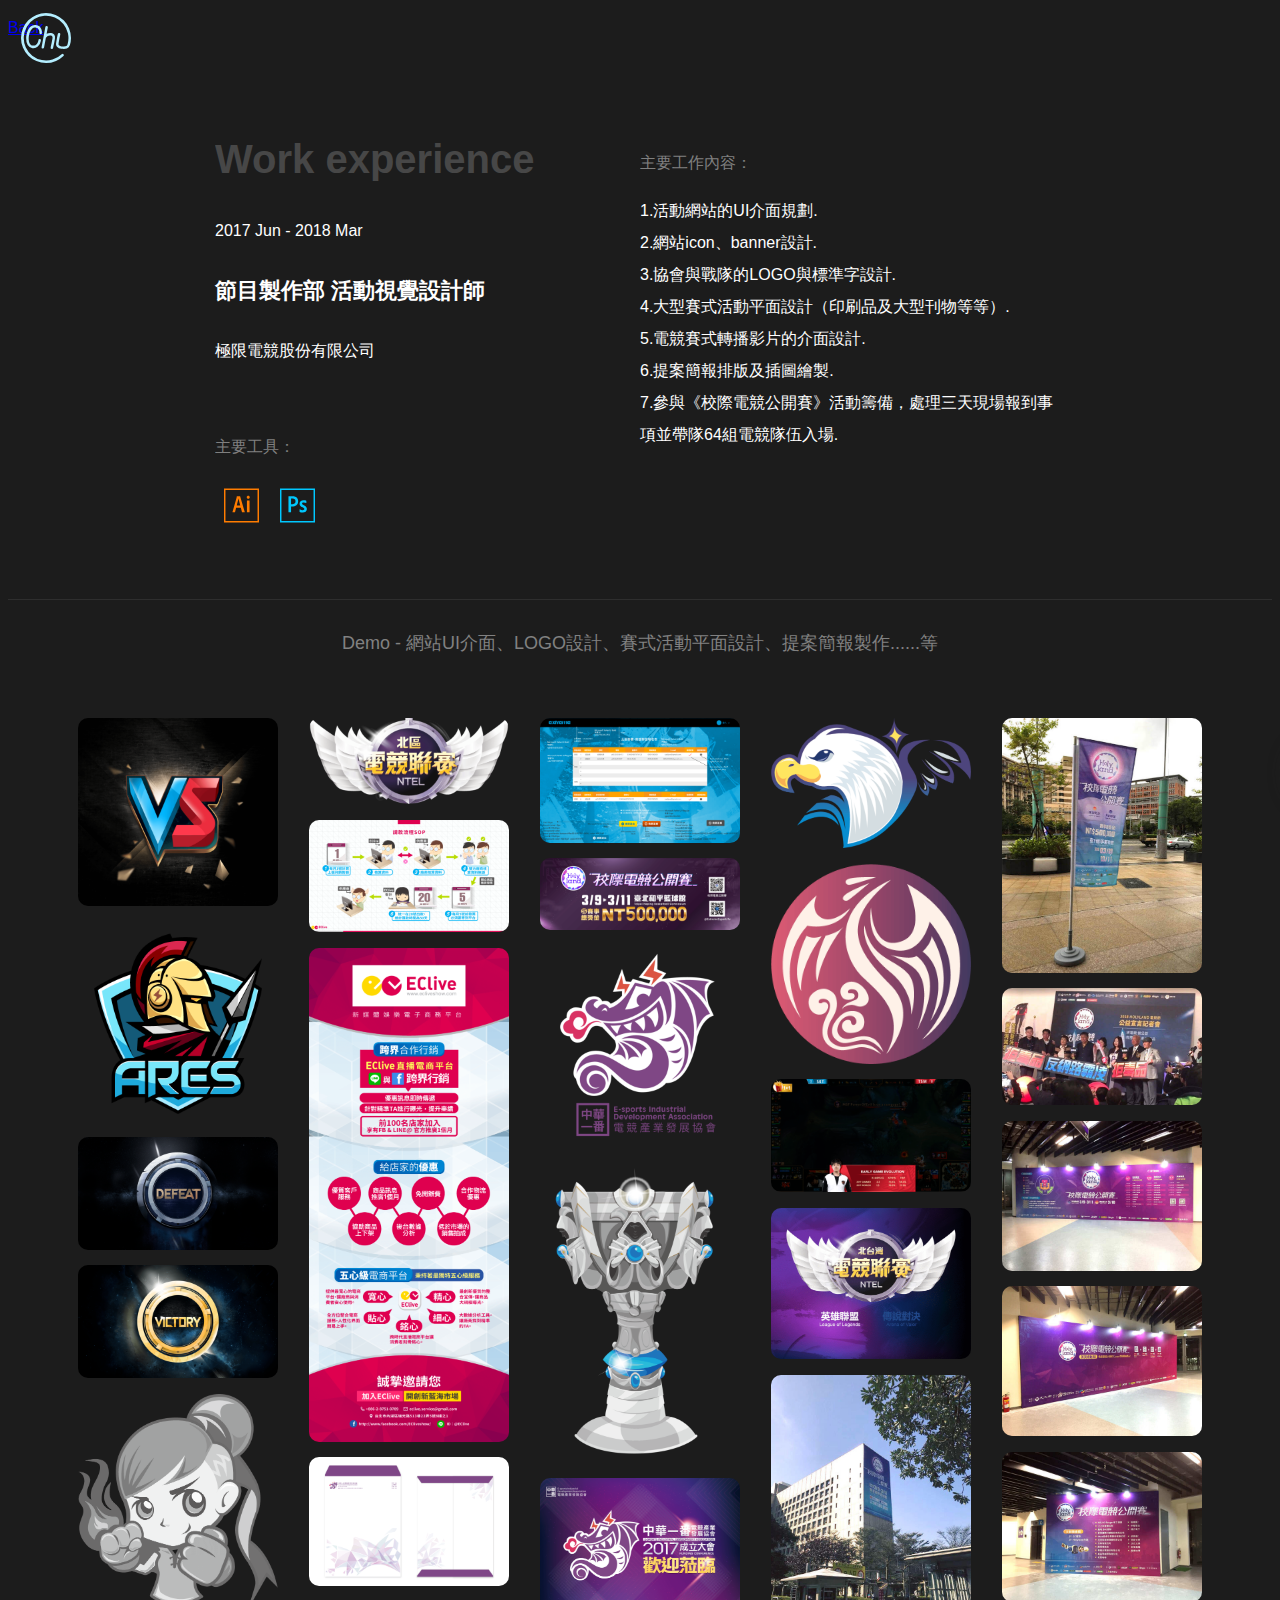
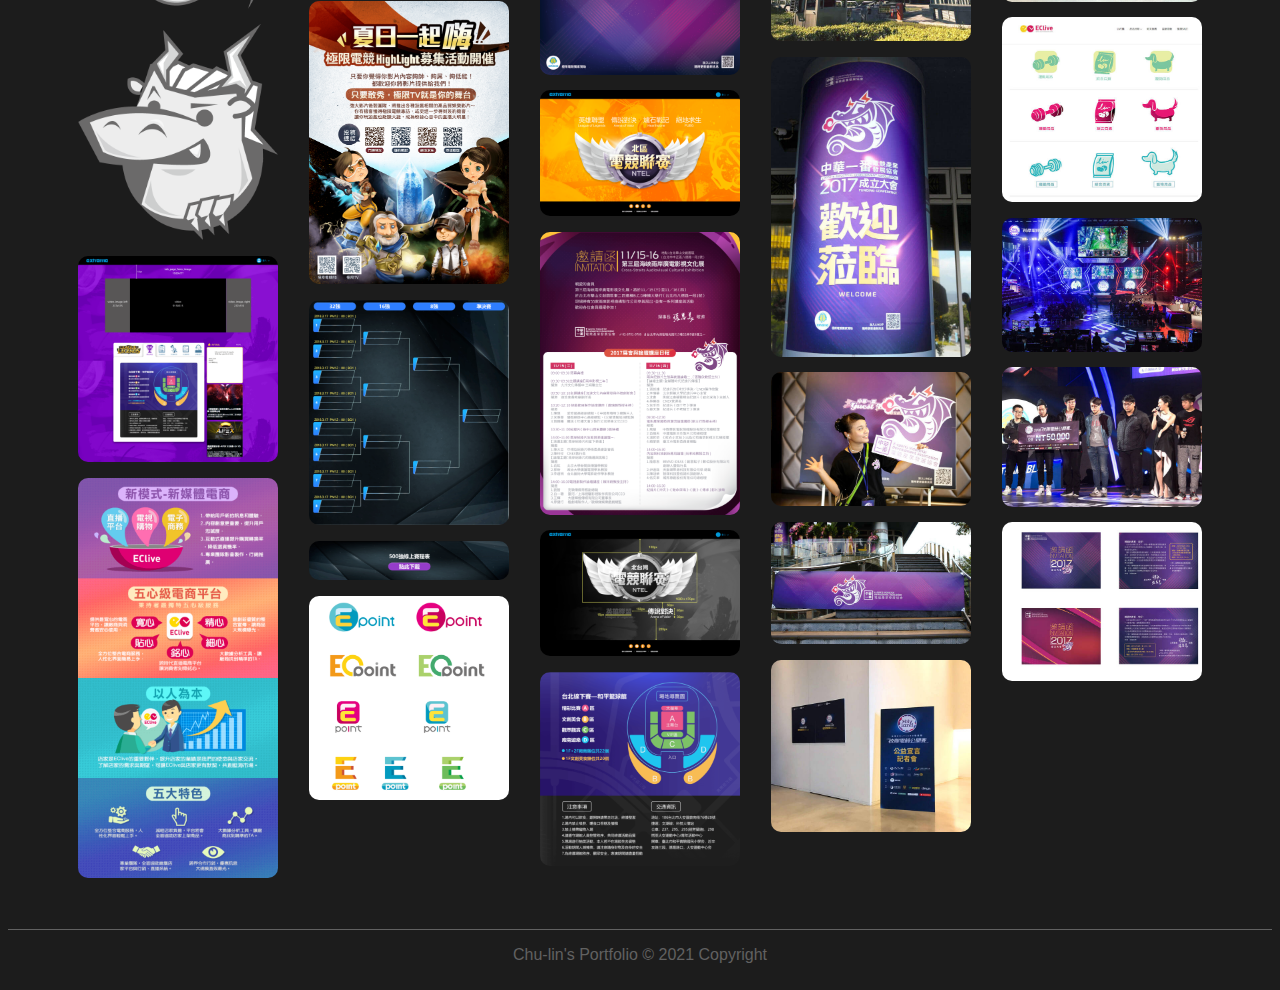
<file: CHU_workExtreme.html>
<!DOCTYPE html>
<html lang="en">
<head>
    <meta charset="UTF-8">
    <meta http-equiv="X-UA-Compatible" content="IE=edge">
    <meta name="viewport" content="width=device-width, initial-scale=1.0">
    <title>Chu-lin's portfolio</title>
   <!-- for swiper link css -->
   <link rel="stylesheet" href="./css/swiper-bundle.min.css" type="text/css" />
   <!-- <link rel="stylesheet" href="https://unpkg.com/swiper/swiper-bundle.min.css" />      -->
    <link rel="stylesheet" href="./css/layout_desktop.css" type="text/css" />
    <link rel="stylesheet" href="./css/layout_mobile.css" type="text/css" />
    <link rel="stylesheet" href="./css/for_swiper.css" type="text/css" />
    <link rel="stylesheet" href="./css/for_boos.css" type="text/css" />
    
</head>
<body>
  <a href="CHU_index.html#work"> <div class="return">

 <p>Back</p>
  </div></a>
<div class="goTOP">

 <p>TOP</p>
  </div>
    <nav >
        <div class="navbar">
       <a href="CHU_index.html"><svg  class="logo"><use xlink:href="./icomoon/symbol-defs.svg#icon-chu-logo"></use>  </svg></a>
        <svg  class="menu"><use xlink:href="./icomoon/symbol-defs.svg#icon-menu"></use>  </svg>

      </div>
      
     </nav>
     <div class="navbarM">
      <svg  class="close"><use xlink:href="./icomoon/symbol-defs.svg#icon-close"></use>  </svg>
      <ul class="navListM">
     
        <li><a href="CHU_index.html">Home</a><li></li>
        <li> <a href="CHU_index.html#about">About</a></li>
          <li><a href="CHU_index.html#work">Work experience</a></li>
            <li><a href="CHU_index.html#Performance">Performances experience</a></li>
              <li><a href="CHU_index.html#hobby">Hobby</a></li>
      </ul>

     </div>
    
   <div class="container">
<div class="row workContent">
<div class="workTitle col-12 col-lg-6">
    <h2>Work experience</h2>
    <p  >2017 Jun - 2018 Mar</p>
    <h3 >節目製作部 活動視覺設計師</h3>
    <p >極限電競股份有限公司</p><br>
    <p class="maingray50">主要工具：</p>
    
            <svg  class="skills-icon col-3 col-sm-2 col-xl-2 " >
                <use xlink:href="./icomoon/symbol-defs.svg#icon-adobeillustrator"></use>
              </svg> 
              <svg  class="skills-icon col-3 col-sm-2 col-xl-2 " >
                <use xlink:href="./icomoon/symbol-defs.svg#icon-adobephotoshop"></use>
              </svg>
              
       
</div>
<div class="workarticle col-12 col-lg-6">
   <p class="maingray50">主要工作內容：</p>
   <p>1.活動網站的UI介面規劃.<br>2.網站icon、banner設計.<br>3.協會與戰隊的LOGO與標準字設計.<br>4.大型賽式活動平面設計（印刷品及大型刊物等等）.<br>5.電競賽式轉播影片的介面設計.<br>6.提案簡報排版及插圖繪製.
    <br>7.參與《校際電競公開賽》活動籌備，處理三天現場報到事項並帶隊64組電競隊伍入場.</p>
</div>


</div>


</div> 

<!-- <div class="demo">Demo</div> -->
<div class="botLine"></div>

<div class="container">

  <p class="STitle">Demo - 網站UI介面、LOGO設計、賽式活動平面設計、提案簡報製作......等 </p>
  <div class="picBox">
   <img src="./images/work18extreme/extreme (1).png" alt=""><img src="./images/work18extreme/extreme (2).png" alt=""><img src="./images/work18extreme/extreme (3).png" alt=""><img src="./images/work18extreme/extreme (4).png" alt=""><img src="./images/work18extreme/extreme (5).png" alt=""><img src="./images/work18extreme/extreme (6).png" alt=""><img src="./images/work18extreme/extreme (7).png" alt=""><img src="./images/work18extreme/extreme (8).png" alt=""><img src="./images/work18extreme/extreme (28).png" alt=""><img src="./images/work18extreme/extreme (9).png" alt=""><img src="./images/work18extreme/extreme (10).png" alt=""><img src="./images/work18extreme/extreme (11).png" alt=""><img src="./images/work18extreme/extreme (12).png" alt=""><img src="./images/work18extreme/extreme (13).png" alt=""><img src="./images/work18extreme/extreme (14).png" alt=""><img src="./images/work18extreme/extreme (15).png" alt=""><img src="./images/work18extreme/extreme (16).png" alt=""><img src="./images/work18extreme/extreme (17).png" alt=""><img src="./images/work18extreme/extreme (18).png" alt=""><img src="./images/work18extreme/extreme (19).png" alt=""><img src="./images/work18extreme/extreme (20).png" alt=""><img src="./images/work18extreme/extreme (21).png" alt=""><img src="./images/work18extreme/extreme (22).png" alt=""><img src="./images/work18extreme/extreme (23).png" alt=""><img src="./images/work18extreme/extreme (24).png" alt=""><img src="./images/work18extreme/extreme (25).png" alt=""><img src="./images/work18extreme/extreme (26).png" alt=""><img src="./images/work18extreme/extreme (27).png" alt="">
   <img src="./images/work18extreme/extreme (1).gif"  alt="">
   <img src="./images/work18extreme/extreme (1).jpg" alt=""><img src="./images/work18extreme/extreme (2).jpg" alt=""><img src="./images/work18extreme/extreme (3).jpg" alt=""><img src="./images/work18extreme/extreme (4).jpg" alt=""><img src="./images/work18extreme/extreme (5).jpg" alt=""><img src="./images/work18extreme/extreme (6).jpg" alt=""><img src="./images/work18extreme/extreme (7).jpg" alt=""><img src="./images/work18extreme/extreme (8).jpg" alt=""><img src="./images/work18extreme/extreme (9).jpg" alt=""><img src="./images/work18extreme/extreme (10).jpg" alt=""><img src="./images/work18extreme/extreme (11).jpg" alt=""><img src="./images/work18extreme/extreme (12).jpg" alt=""><img src="./images/work18extreme/extreme (13).jpg" alt=""><img src="./images/work18extreme/extreme (14).jpg" alt="">



  </div>


 
</div>

<div class="bottomplace">

  <footer><div class="footerbg">Chu-lin's Portfolio © 2021 Copyright</div></footer>
</div>


   <!-- for swiper link  js  -->
   <script src="./js/swiper-bundle.min.js"></script>
   <!-- <script src="https://unpkg.com/swiper/swiper-bundle.min.js"></script> -->
    <script src="./js/jquery-3.5.1.js"></script>

<script>
    // 菜單點出

$('.menu').click(function(){
$('.navbarM').css('transform','translate3d(0px,0px,0px)')
})
$('.close').click(function(){
$('.navbarM').css('transform','translate3d(-1200px,0px,0px)')
})



// pop圖片
$('.picBox img').click(function(){
// 定義 取出圖片位置的值
        let imgSrc = $(this).attr('src');
         let imgAlt = $(this).attr('alt');
        console.log('call',imgSrc);
        console.log('call',imgAlt);
// 在body增加div
        $('body').append(` 
         <div class="popup"></div>
    <div class="popBox">
        <img src="" alt="">
        <svg  class="popclose"><use xlink:href="./icomoon/symbol-defs.svg#icon-close"></use>  </svg>
        <p></p>
    </div>
    
`);
// 換圖
        $('.popBox img').attr('src', imgSrc);
// 換字
    $('.popBox p').text(imgAlt);
// 關閉
        $('.popclose').click(function(){
    console.log('hi');
    $('.popup').remove(); 
    $('.popBox').remove(); 
})
// 點擊黑遮罩關閉
$('.popup').click(function(){ 
    $('.popup').remove(); 
    $('.popBox').remove(); 
  }) 
   

    })
// 到達一定位置跑出
  $(window).scroll(function () {

// console.log('scroll',$(this).scrollTop())

 if ($(this).scrollTop()> 800) {
                $('.goTOP').css('transform', 'translateX(0px)');
            }
            else {
                $('.goTOP').css('transform', 'translateX(100px)');
            }
          })
// 點了跑上去TOP
$('.goTOP').click(function(){
$("html,body").animate({
            scrollTop:0
        },700);
})


</script>
</body>
</html>
</file>
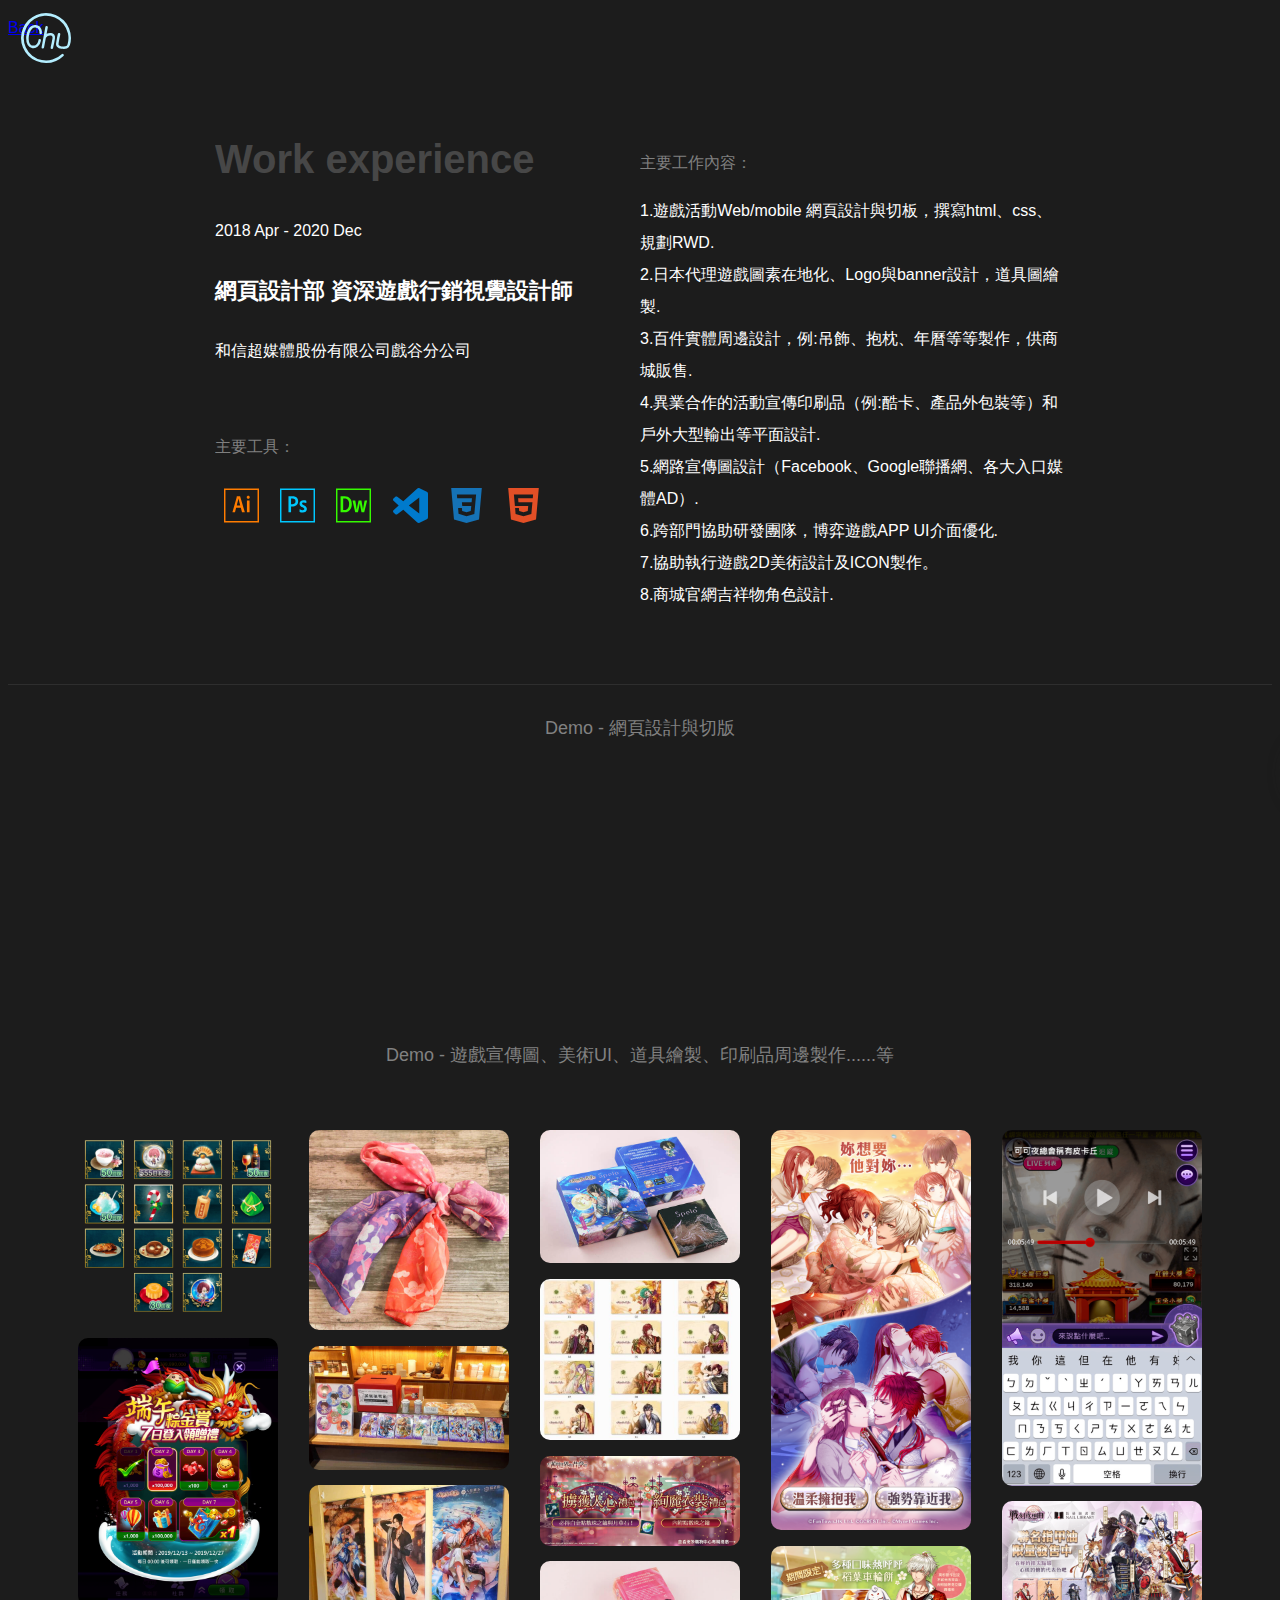
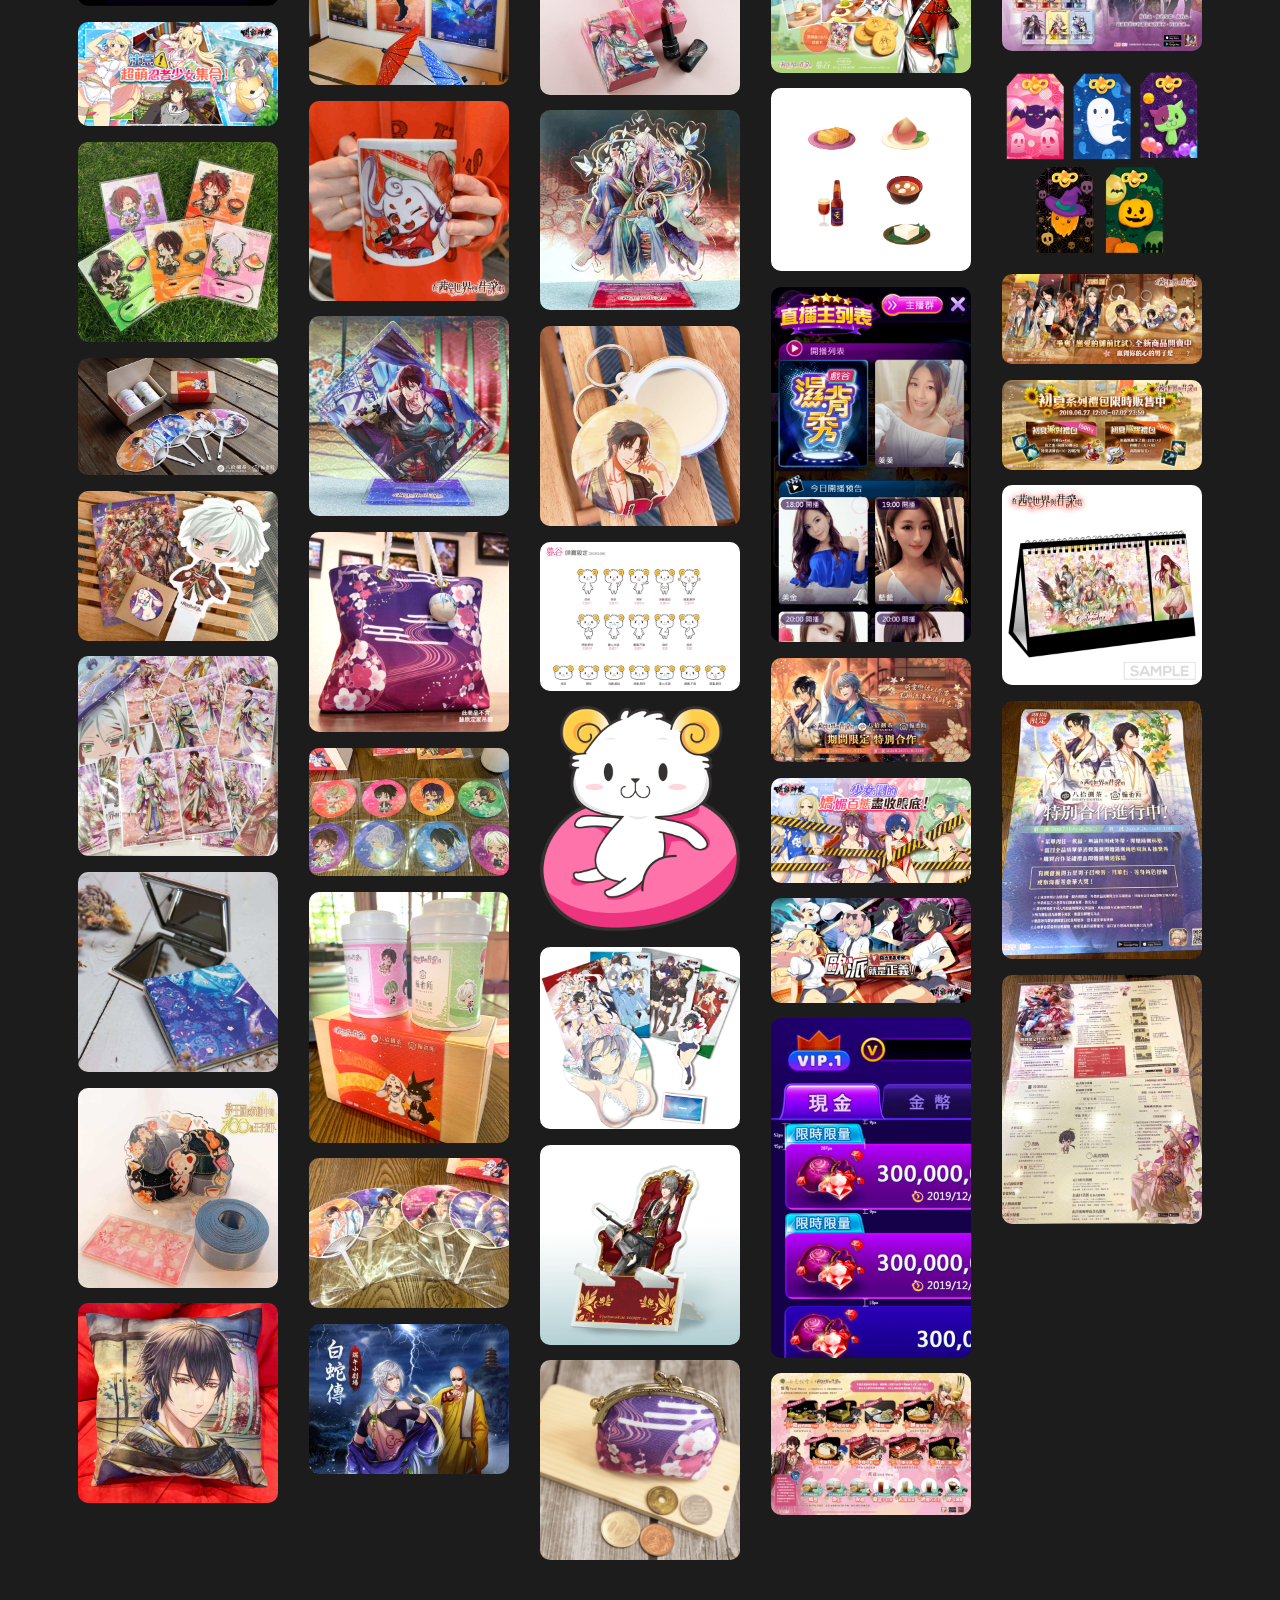
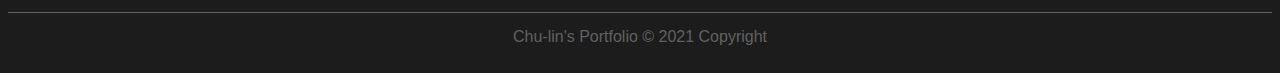
<file: CHU_workFuntown.html>
<!DOCTYPE html>
<html lang="en">
<head>
    <meta charset="UTF-8">
    <meta http-equiv="X-UA-Compatible" content="IE=edge">
    <meta name="viewport" content="width=device-width, initial-scale=1.0">
    <title>Chu-lin's portfolio</title>
   <!-- for swiper link css -->
   <link rel="stylesheet" href="./css/swiper-bundle.min.css" type="text/css" />
   <!-- <link rel="stylesheet" href="https://unpkg.com/swiper/swiper-bundle.min.css" />      -->
    <link rel="stylesheet" href="./css/layout_desktop.css" type="text/css" />
    <link rel="stylesheet" href="./css/layout_mobile.css" type="text/css" />
    <link rel="stylesheet" href="./css/for_swiper.css" type="text/css" />
    <link rel="stylesheet" href="./css/for_boos.css" type="text/css" />
    
</head>
<body>
  <a href="CHU_index.html#work"> <div class="return">

 <p>Back</p>
  </div></a>
<div class="goTOP">

 <p>TOP</p>
  </div>
    <nav >
        <div class="navbar">
       <a href="CHU_index.html"><svg  class="logo"><use xlink:href="./icomoon/symbol-defs.svg#icon-chu-logo"></use>  </svg></a>
        <svg  class="menu"><use xlink:href="./icomoon/symbol-defs.svg#icon-menu"></use>  </svg>

      </div>
      
     </nav>
     <div class="navbarM">
      <svg  class="close"><use xlink:href="./icomoon/symbol-defs.svg#icon-close"></use>  </svg>
      <ul class="navListM">
     
        <li><a href="CHU_index.html">Home</a><li></li>
        <li> <a href="CHU_index.html#about">About</a></li>
          <li><a href="CHU_index.html#work">Work experience</a></li>
            <li><a href="CHU_index.html#Performances">Performance experience</a></li>
              <li><a href="CHU_index.html#hobby">Hobby</a></li>
      </ul>

     </div>
    
   <div class="container">
<div class="row workContent">
<div class="workTitle col-12 col-lg-6">
    <h2>Work experience</h2>
    <p  >2018 Apr - 2020 Dec</p>
    <h3 >網頁設計部 資深遊戲行銷視覺設計師</h3>
    <p >和信超媒體股份有限公司戲谷分公司</p><br>
    <p class="maingray50">主要工具：</p>
    
            <svg  class="skills-icon col-3 col-sm-2 col-xl-2 " >
                <use xlink:href="./icomoon/symbol-defs.svg#icon-adobeillustrator"></use>
              </svg> 
              <svg  class="skills-icon col-3 col-sm-2 col-xl-2 " >
                <use xlink:href="./icomoon/symbol-defs.svg#icon-adobephotoshop"></use>
              </svg>
              
        <svg  class="skills-icon col-3 col-sm-2 col-xl-2 " >
            <use xlink:href="./icomoon/symbol-defs.svg#icon-adobedreamweaver"></use> </svg> 
              <svg  class="skills-icon col-3 col-sm-2 col-xl-2 " >
                <use xlink:href="./icomoon/symbol-defs.svg#icon-visualstudiocode"></use>
              </svg> 
              <svg  class="skills-icon col-3 col-sm-2 col-xl-2 " >
                <use xlink:href="./icomoon/symbol-defs.svg#icon-css3"></use>
              </svg> 
              <svg  class="skills-icon col-3  col-xl-2" >
                <use xlink:href="./icomoon/symbol-defs.svg#icon-html5"></use>
              </svg> 
    
</div>
<div class="workarticle col-12 col-lg-6">
   <p class="maingray50">主要工作內容：</p>
    <p>1.遊戲活動Web/mobile 網頁設計與切板，撰寫html、css、規劃RWD.<br>
        2.日本代理遊戲圖素在地化、Logo與banner設計，道具圖繪製.<br>
        3.百件實體周邊設計，例:吊飾、抱枕、年曆等等製作，供商城販售.<br>
        4.異業合作的活動宣傳印刷品（例:酷卡、產品外包裝等）和戶外大型輸出等平面設計. <br>
        5.網路宣傳圖設計（Facebook、Google聯播網、各大入口媒體AD）. <br>
        6.跨部門協助研發團隊，博弈遊戲APP UI介面優化.<br>
        7.協助執行遊戲2D美術設計及ICON製作。<br>
        8.商城官網吉祥物角色設計.</p>
</div>
</div>
</div> 

<!-- <div class="demo">Demo</div> -->
<div class="botLine"></div>
<div class="videoplace">
  
   <p class="STitle" >Demo - 網頁設計與切版</p>
    <!-- <span class="maingray50">Demo</span>  -->
<div class="row ">
    <div class="workvideo col-l2 col-xl-4">
      <!-- <video src="./images/work20funtown/web (1).mp4" type="video/mp4" controls></video> -->
        <iframe  src="https://www.youtube.com/embed/5xU3rtID388" frameborder="0" allow="accelerometer; autoplay; clipboard-write; encrypted-media; gyroscope; picture-in-picture" allowfullscreen></iframe>
    </div>
    <div class="workvideo col-l2 col-xl-4">
      <!-- <video src="./images/work20funtown/web (2).mp4" type="video/mp4" controls></video> -->
        <iframe  src="https://www.youtube.com/embed/fawYql-dpng" frameborder="0" allow="accelerometer; autoplay; clipboard-write; encrypted-media; gyroscope; picture-in-picture" allowfullscreen></iframe>
      </div>
   
    <div class="workvideo col-l2 col-xl-4">
          <!-- <video src="./images/work20funtown/web (3).mp4" type="video/mp4" controls></video> -->
        <iframe  src="https://www.youtube.com/embed/d3tXaJPxV3w" frameborder="0" allow="accelerometer; autoplay; clipboard-write; encrypted-media; gyroscope; picture-in-picture" allowfullscreen></iframe>
    </div>
    
  

</div>
    </div>
    <!-- <div class="botLine"></div>  -->
<div class="container">
  <p class="STitle">Demo - 遊戲宣傳圖、美術UI、道具繪製、印刷品周邊製作......等 </p>
  <div class="picBox">
    <img src="./images/work20funtown/funPIC (9).png" alt="遊戲App內道具圖繪製">
    <img src="./images/work20funtown/funPIC (21).png" alt="遊戲App內活動的美術設定、背景繪製、標題設計、禮包圖繪製">
    <img src="./images/work20funtown/funPIC (10).png" alt="遊戲Banner">
       <img src="./images/work20funtown/funPIC (6).jpg" alt="販售周邊-壓克力立牌與食物插畫繪製">
   <img src="./images/work20funtown/funPIC (1).jpg" alt="行銷周邊設計-扇子、茶罐腰封">
   <img src="./images/work20funtown/funPIC (2).jpg" alt="行銷周邊設計製作-L夾、杯墊、立牌">
   <img src="./images/work20funtown/funPIC (3).jpg" alt="寫真卡製作">
   <img src="./images/work20funtown/funPIC (4).jpg" alt="販售周邊-鏡子花紋設計"><img src="./images/work20funtown/funPIC (5).jpg" alt="販售周邊-壓克力花圈設計">

   <img src="./images/work20funtown/funPIC (7).jpg" alt="販售周邊製作-抱枕"><img src="./images/work20funtown/funPIC (8).jpg" alt="販售周邊設計-絲巾花紋"><img src="./images/work20funtown/funPIC (9).jpg" alt="異業合作店家周邊物展示"><img src="./images/work20funtown/funPIC (10).jpg" alt="掛軸設計製作"><img src="./images/work20funtown/funPIC (11).jpg" alt="馬克杯設計製作"><img src="./images/work20funtown/funPIC (12).jpg" alt="立牌設計製作"><img src="./images/work20funtown/funPIC (13).jpg" alt="販售周邊設計-帆布包花紋設計"><img src="./images/work20funtown/funPIC (14).jpg" alt="杯墊設計製作"><img src="./images/work20funtown/funPIC (15).jpg" alt="茶罐與外盒的腰封設計"><img src="./images/work20funtown/funPIC (16).jpg" alt="扇子設計"><img src="./images/work20funtown/funPIC (19).jpg" alt="合成圖製作與文字設計"><img src="./images/work20funtown/funPIC (20).jpg" alt="異業合作產品包裝設計"><img src="./images/work20funtown/funPIC (21).jpg" alt="虛寶卡設計-正面"><img src="./images/work20funtown/funPIC (22).jpg" alt="遊戲Banner">
   <img src="./images/work20funtown/funPIC (23).jpg" alt="異業合作產品包裝設計">  
   <img src="./images/work20funtown/funPIC (24).jpg" alt="大型立牌設計">  
   <img src="./images/work20funtown/funPIC (25).jpg" alt="鏡子鑰匙圈設計">  
   <img src="./images/work20funtown/funPIC (26).jpg" alt="網站吉祥物-咩寶的角色設計"> 
   <img src="/images/work20funtown/funPIC (23).png" alt="網站吉祥物-咩寶的角色設計">
<img src="/images/work20funtown/funPIC (1).png" alt="滑鼠墊、立牌、海報製作">
<img src="/images/work20funtown/funPIC (2).png" alt="立牌設計與模擬圖製作"><img src="/images/work20funtown/funPIC (3).png" alt="錢包花紋設計"><img src="/images/work20funtown/funPIC (4).png" alt="遊戲宣傳圖設計"><img src="/images/work20funtown/funPIC (5).png" alt="異業合作Banner設計"><img src="/images/work20funtown/funPIC (6).png" alt="用illustrator軟體插畫繪製"><img src="/images/work20funtown/funPIC (7).png" alt="App裡logo(濕背秀)設計與提醒小鈴鐺繪製"><img src="/images/work20funtown/funPIC (8).png" alt="遊戲Banner"><img src="/images/work20funtown/funPIC (11).png" alt="遊戲Banner"><img src="/images/work20funtown/funPIC (12).png" alt="遊戲Banner"><img src="/images/work20funtown/funPIC (13).png" alt="遊戲App介面UI設計"><img src="/images/work20funtown/funPIC (14).png" alt="菜單設計"><img src="/images/work20funtown/funPIC (15).png" alt="遊戲App直播介面UI設計"><img src="/images/work20funtown/funPIC (16).png" alt="異業合作-指甲油外包裝設計與Banner製作"><img src="/images/work20funtown/funPIC (17).png" alt="御守插畫圖繪製"><img src="/images/work20funtown/funPIC (19).png" alt="遊戲Banner"><img src="/images/work20funtown/funPIC (20).png" alt="遊戲Banner"><img src="/images/work20funtown/funPIC (22).png" alt="販售周邊製作-桌曆"><img src="./images/work20funtown/funPIC (17).jpg" alt="海報文宣設計"><img src="./images/work20funtown/funPIC (18).jpg" alt="菜單設計">
  </div>


 
</div>

<div class="bottomplace">

  <footer><div class="footerbg">Chu-lin's Portfolio © 2021 Copyright</div></footer>
</div>


   <!-- for swiper link  js  -->
   <script src="./js/swiper-bundle.min.js"></script>
   <!-- <script src="https://unpkg.com/swiper/swiper-bundle.min.js"></script> -->

    <script src="./js/jquery-3.5.1.js"></script>
<script src="https://www.youtube.com/iframe_api"></script>
<script>
    // 菜單點出

$('.menu').click(function(){
$('.navbarM').css('transform','translate3d(0px,0px,0px)')
})
$('.close').click(function(){
$('.navbarM').css('transform','translate3d(-1200px,0px,0px)')
})



// pop圖片
$('.picBox img').click(function(){
// 定義 取出圖片位置的值
        let imgSrc = $(this).attr('src');
         let imgAlt = $(this).attr('alt');
        console.log('call',imgSrc);
        console.log('call',imgAlt);
// 在body增加div
        $('body').append(` 
         <div class="popup"></div>
    <div class="popBox">
        <img src="" alt="">
        <svg  class="popclose"><use xlink:href="./icomoon/symbol-defs.svg#icon-close"></use>  </svg>
        <p></p>
    </div>
    
`);
// 換圖
        $('.popBox img').attr('src', imgSrc);
// 換字
    $('.popBox p').text(imgAlt);
// 關閉
        $('.popclose').click(function(){
    console.log('hi');
    $('.popup').remove(); 
    $('.popBox').remove(); 
})
// 點擊黑遮罩關閉
$('.popup').click(function(){ 
    $('.popup').remove(); 
    $('.popBox').remove(); 
  }) 
   

    })
// 到達一定位置跑出
  $(window).scroll(function () {

// console.log('scroll',$(this).scrollTop())

 if ($(this).scrollTop()> 800) {
                $('.goTOP').css('transform', 'translateX(0px)');
            }
            else {
                $('.goTOP').css('transform', 'translateX(100px)');
            }
          })
// 點了跑上去TOP
$('.goTOP').click(function(){
$("html,body").animate({
            scrollTop:0
        },700);
})


</script>
</body>
</html>
</file>
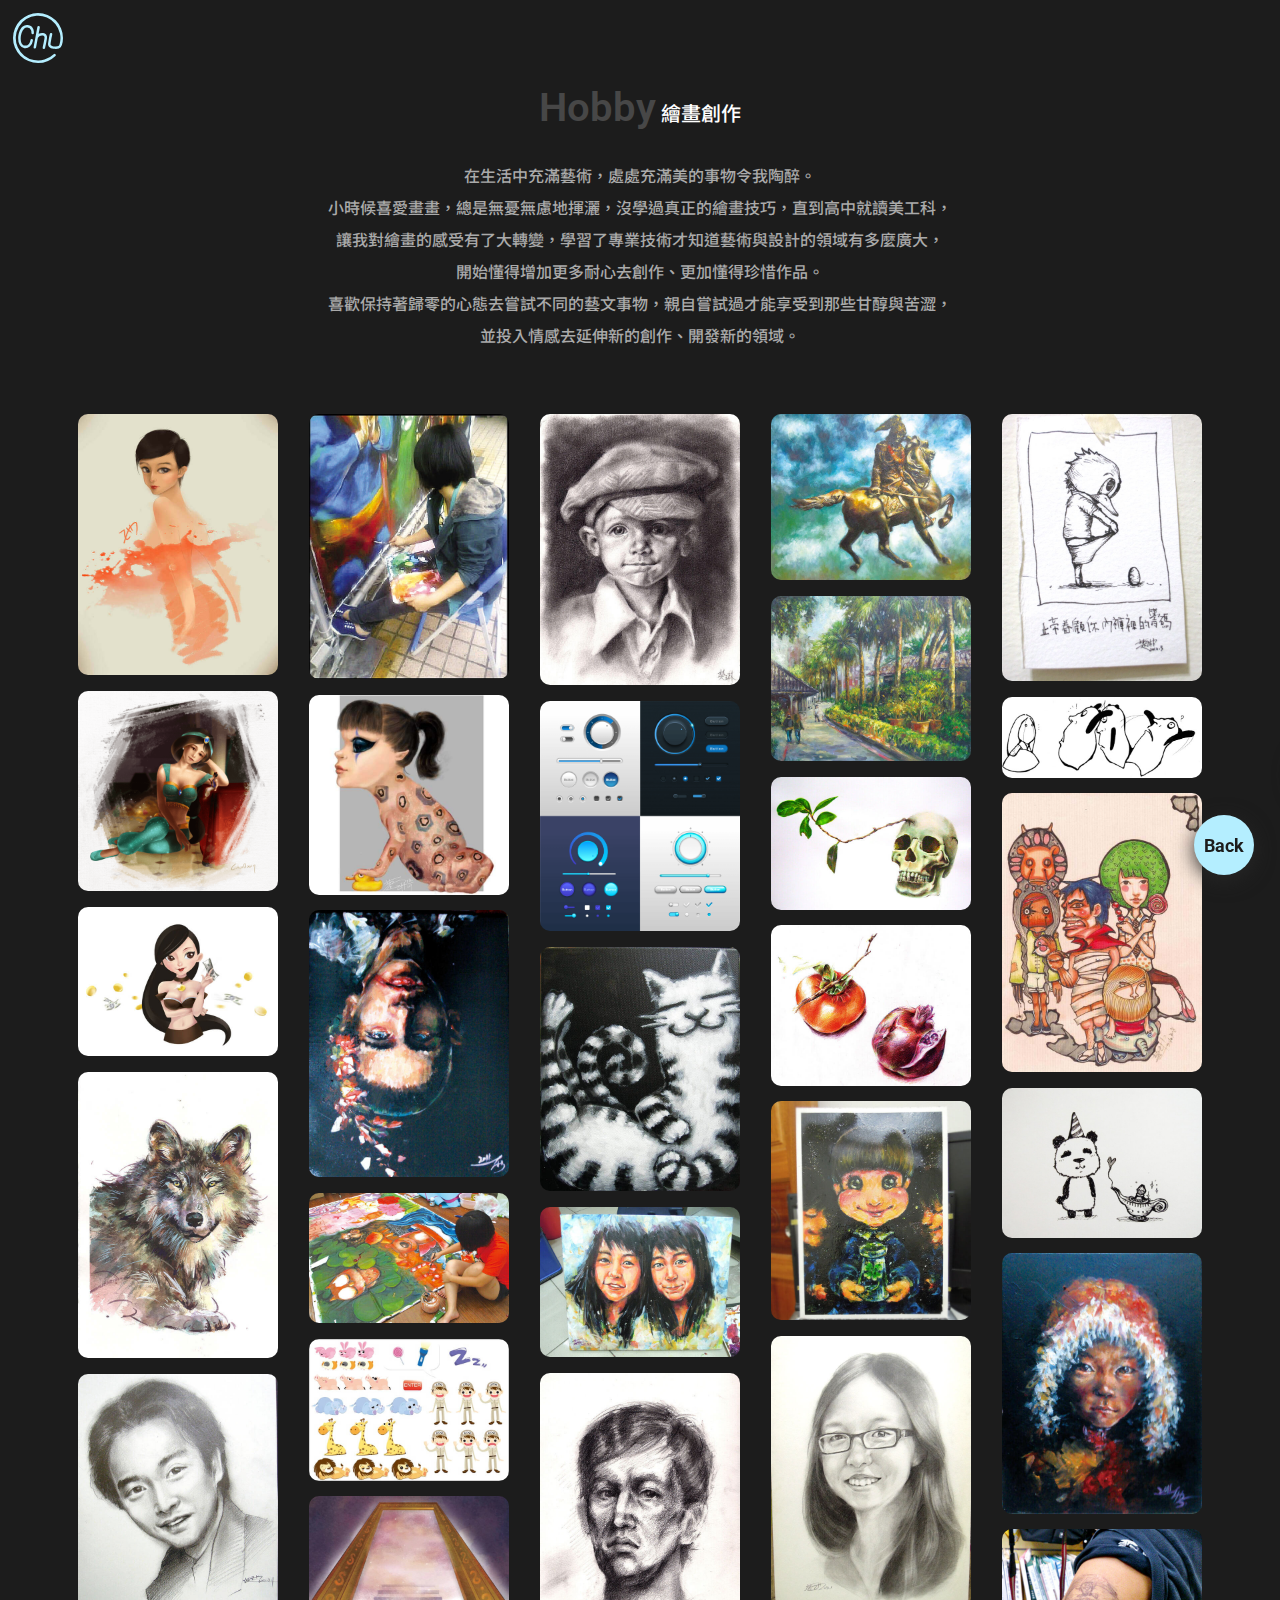
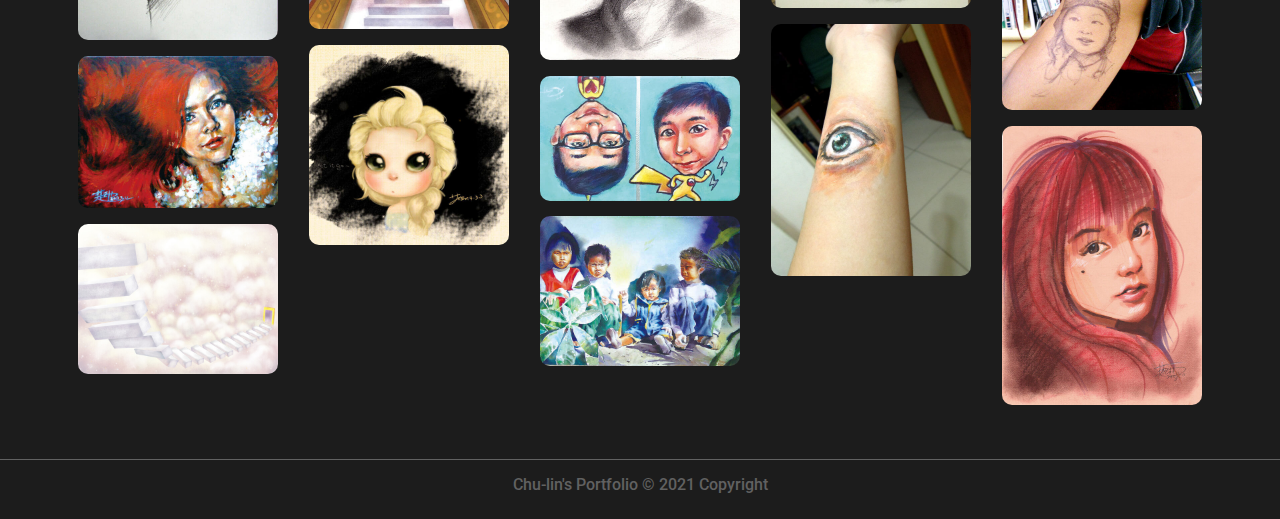
<file: hobbyDraw.html>
<!DOCTYPE html>
<html lang="zh-Hant-TW">
  <head>
    <meta charset="UTF-8" />
    <meta http-equiv="X-UA-Compatible" content="IE=edge" />
    <meta name="viewport" content="width=device-width, initial-scale=1.0" />
    <meta
      name="description"
      content="阮楚琳作品集網站，運用網頁設計與Css、Html、Jquery...等程式撰寫，獨立製作過往經歷的分享。"
    />
    <title>Chu-lin's portfolio</title>

    <meta property="og:site_name" content="Chu-lin's portfolio" />

    <meta property="og:type" content="website" />
    <meta property="og:title" content="Chu-lin's portfolio" />
    <meta
      property="og:description"
      content="阮楚琳作品集網站，運用網頁設計與Css、Html、Jquery...等程式撰寫，獨立製作過往經歷的分享。"
    />
    <meta
      property="og:image"
      content="https://chu000.github.io/Chulin/images/cover.png"
    />
    <meta property="og:image:type" content="image/png" />
    <meta property="og:image:width" content="1080px" />
    <meta property="og:image:height" content="520px" />
    <meta
      property="og:url"
      content="https://chu000.github.io/Chulin/home.html"
    />
    <meta name="viewport" content="width=device-width, initial-scale=1" />
    <link rel="canonical" href="https://chu000.github.io/Chulin/home.html" />
    <!-- for swiper link css -->
    <link rel="stylesheet" href="./css/swiper-bundle.min.css" type="text/css" />
    <!-- <link rel="stylesheet" href="https://unpkg.com/swiper/swiper-bundle.min.css" /> -->
    <link rel="stylesheet" href="./css/reset.css" type="text/css" />
    <link rel="stylesheet" href="./css/layout_desktop.css" type="text/css" />
    <link rel="stylesheet" href="./css/layout_mobile.css" type="text/css" />
    <link rel="stylesheet" href="./css/for_swiper.css" type="text/css" />
    <link rel="stylesheet" href="./css/for_boos.css" type="text/css" />
    <link href="https://fonts.googleapis.com/css2?family=Noto+Sans+TC:wght@200;300;400;500;600;700;900&family=Roboto:wght@200;300;400;500;600;700;900&display=swap" rel="stylesheet">
  </head>

  <body>
    <a href="home.html">
      <div class="back">
        <p>Back</p>
      </div>
    </a>

    <div class="goTOP">
      <p>TOP</p>
    </div>
    <nav>
      <div class="navbar">
        <a href="home.html">
          <svg class="logo">
            <use xlink:href="./icomoon/symbol-defs.svg#icon-chu-logo"></use>
          </svg>
        </a>
        <svg class="menu">
          <use xlink:href="./icomoon/symbol-defs.svg#icon-menu"></use>
        </svg>
      </div>
    </nav>
    <div class="navbarM">
      <svg class="close">
        <use xlink:href="./icomoon/symbol-defs.svg#icon-close"></use>
      </svg>
      <ul class="navListM">
        <a href="home.html">
          <li>Home</li>
        </a>
        <a href="home.html">
          <li>About</li>
        </a>
        <a href="home.html">
          <li>Work experience</li>
        </a>
        <a href="home.html">
          <li>Performances experience</li>
        </a>
        <a href="home.html">
          <li>Hobby</li>
        </a>
      </ul>
    </div>

    <div class="container">
      <div class="hobbyTitle">
        <h2>Hobby</h2>
        繪畫創作
      </div>
    </div>
      <div class="notebox">
        <p>
          在生活中充滿藝術，處處充滿美的事物令我陶醉。
          <br />
          小時候喜愛畫畫，總是無憂無慮地揮灑，沒學過真正的繪畫技巧，直到高中就讀美工科，讓我對繪畫的感受有了大轉變，學習了專業技術才知道藝術與設計的領域有多麼廣大，開始懂得增加更多耐心去創作、更加懂得珍惜作品。喜歡保持著歸零的心態去嘗試不同的藝文事物，親自嘗試過才能享受到那些甘醇與苦澀，並投入情感去延伸新的創作、開發新的領域。
        </p>
      </div>
      <div class="container">
      <div class="picBox">
        <img
          alt="電腦繪圖"
          class="lazyload"
          data-src="./images/hobby_draw/toy (1).jpg"
        />
        <img
          alt="電腦繪圖"
          class="lazyload"
          data-src="./images/hobby_draw/toy (1).png"
        />
        <img
          alt="電腦繪圖"
          class="lazyload"
          data-src="./images/hobby_draw/toy (2).jpg"
        />
        <img
          alt="廣告顏料"
          class="lazyload"
          data-src="./images/hobby_draw/toy (3).jpg"
        />
        <img
          alt="鉛筆素描"
          class="lazyload"
          data-src="./images/hobby_draw/toy (4).jpg"
        />
        <img
          alt="壓克力顏料"
          class="lazyload"
          data-src="./images/hobby_draw/toy (5).jpg"
        />
        <img
          alt="電腦繪圖"
          class="lazyload"
          data-src="./images/hobby_draw/toy (6).jpg"
        />

        <img
          alt="壓克力顏料繪畫紀錄"
          class="lazyload"
          data-src="./images/hobby_draw/toy (14).jpg"
        />
        <img
          alt="電腦繪圖"
          class="lazyload"
          data-src="./images/hobby_draw/toy (8).jpg"
        />
        <img
          alt="壓克力顏料"
          class="lazyload"
          data-src="./images/hobby_draw/toy (9).jpg"
        />
        <img
          alt="壓克力顏料繪畫紀錄"
          class="lazyload"
          data-src="./images/hobby_draw/toy (10).jpg"
        />
        <img
          alt="電腦繪圖"
          class="lazyload"
          data-src="./images/hobby_draw/toy (11).jpg"
        />
        <img
          alt="電腦繪圖"
          class="lazyload"
          data-src="./images/hobby_draw/toy (12).jpg"
        />
        <img
          alt="電腦繪圖"
          class="lazyload"
          data-src="./images/hobby_draw/toy (13).jpg"
        />

        <img
          alt="鉛筆素描"
          class="lazyload"
          data-src="./images/hobby_draw/toy (15).jpg"
        />
        <img
        alt="介面設計"
        class="lazyload"
        data-src="./images/hobby_draw/UI(1).png"
      />
        <img
          alt="壓克力顏料"
          class="lazyload"
          data-src="./images/hobby_draw/toy (16).jpg"
        />
        <img
          alt="壓克力顏料"
          class="lazyload"
          data-src="./images/hobby_draw/toy (17).jpg"
        />
        <img
          alt="鉛筆素描"
          class="lazyload"
          data-src="./images/hobby_draw/toy (18).jpg"
        />
        <img
          alt="壓克力顏料"
          class="lazyload"
          data-src="./images/hobby_draw/toy (19).jpg"
        />
        <img
          alt="水彩"
          class="lazyload"
          data-src="./images/hobby_draw/toy (20).jpg"
        />
        <img
          alt="油畫顏料"
          class="lazyload"
          data-src="./images/hobby_draw/toy (21).jpg"
        />
        <img
          alt="油畫顏料"
          class="lazyload"
          data-src="./images/hobby_draw/toy (22).jpg"
        />
        <img
          alt="廣告顏料"
          class="lazyload"
          data-src="./images/hobby_draw/toy (24).jpg"
        />
        <img
          alt="色鉛筆"
          class="lazyload"
          data-src="./images/hobby_draw/toy (23).jpg"
        />
        <img
          alt="壓克力顏料"
          class="lazyload"
          data-src="./images/hobby_draw/toy (25).jpg"
        />
        <img
          alt="鉛筆素描"
          class="lazyload"
          data-src="./images/hobby_draw/toy (26).jpg"
        />
        <img
          alt="壓克力顏料"
          class="lazyload"
          data-src="./images/hobby_draw/toy (27).jpg"
        />
        <img
          alt="簽字筆"
          class="lazyload"
          data-src="./images/hobby_draw/toy (28).jpg"
        />
        <img
          alt="簽字筆"
          class="lazyload"
          data-src="./images/hobby_draw/toy (30).jpg"
        />
        <img
          alt="麥克筆"
          class="lazyload"
          data-src="./images/hobby_draw/toy (31).jpg"
        />
        <img
          alt="簽字筆"
          class="lazyload"
          data-src="./images/hobby_draw/toy (32).jpg"
        />
        <img
          alt="壓克力顏料"
          class="lazyload"
          data-src="./images/hobby_draw/toy (33).jpg"
        />
        <img
          alt="原子筆"
          class="lazyload"
          data-src="./images/hobby_draw/toy (34).jpg"
        />
        <img
          alt="麥克筆&色鉛筆速寫"
          class="lazyload"
          data-src="./images/hobby_draw/toy (7).jpg"
        />
      </div>
    </div>
    <div class="bottomplace">
      <footer>
        <div class="footerbg">Chu-lin's Portfolio © 2021 Copyright</div>
      </footer>
    </div>

    <!-- for swiper link  js  -->
    <!-- <script src="./js/swiper-bundle.min.js"></script> -->
    <script src="https://unpkg.com/swiper/swiper-bundle.min.js"></script>
    <!-- <script src="./js/jquery-3.5.1.js"></script> -->
    <script
      src="https://code.jquery.com/jquery-3.5.1.js"
      integrity="sha256-QWo7LDvxbWT2tbbQ97B53yJnYU3WhH/C8ycbRAkjPDc="
      crossorigin="anonymous"
    ></script>
    <script src="./js/lazysizes.min.js"></script>
    <script>
      // 手機版菜單點出--------------------

      $('.menu').click(function () {
        $('.navbarM').css('transform', 'translate3d(0px,0px,0px)')
      })
      $('.close').click(function () {
        $('.navbarM').css('transform', 'translate3d(-1200px,0px,0px)')
      })

      //---------------------------------手機版的nav的表 第幾個跳第幾個-----------------------
      $('.navListM li').click(function () {
        // mobile在nav取LI第幾個的值
        let navLi = $('.navListM li').index(this)

        localStorage.localIndex = navLi
        //回到主頁給他 傳數值 指定到第幾頁
      })

      // pop圖片----------------------------
      $('.picBox img').click(function () {
        // 定義 取出圖片位置的值
        let imgSrc = $(this).attr('src')
        let imgAlt = $(this).attr('alt')
        console.log('call', imgSrc)
        console.log('call', imgAlt)
        // 在body增加div
        $('body').append(` 
         <div class="popup"></div>
    <div class="popBox">
        <img class="lazyload" data-src="" alt="">
        <svg  class="popclose"><use xlink:href="./icomoon/symbol-defs.svg#icon-close"></use>  </svg>
        <p></p>
    </div>
    
`)
        // 換圖
        $('.popBox img').attr('src', imgSrc)
        // 換字
        $('.popBox p').text(imgAlt)
        // 關閉
        $('.popclose').click(function () {
          console.log('hi')
          $('.popup').remove()
          $('.popBox').remove()
        })
        // 點擊黑遮罩關閉
        $('.popup').click(function () {
          $('.popup').remove()
          $('.popBox').remove()
        })
      })
      // 到達一定位置跑出
      $(window).scroll(function () {
        // console.log('scroll',$(this).scrollTop())

        if ($(this).scrollTop() > 800) {
          $('.goTOP').css('transform', 'translateX(0px)')
        } else {
          $('.goTOP').css('transform', 'translateX(100px)')
        }
      })
      // 點了跑上去TOP
      $('.goTOP').click(function () {
        $('html,body').animate(
          {
            scrollTop: 0,
          },
          700,
        )
      })

      // 點back 回到主頁給他  pageIndex,的數值----

      $('.back').click(function () {
        /* 存储名字为 localIndex , 值为 1 的变量 如下两种方法 */
        localStorage.localIndex = 4
      })
    </script>
  </body>
</html>
</file>
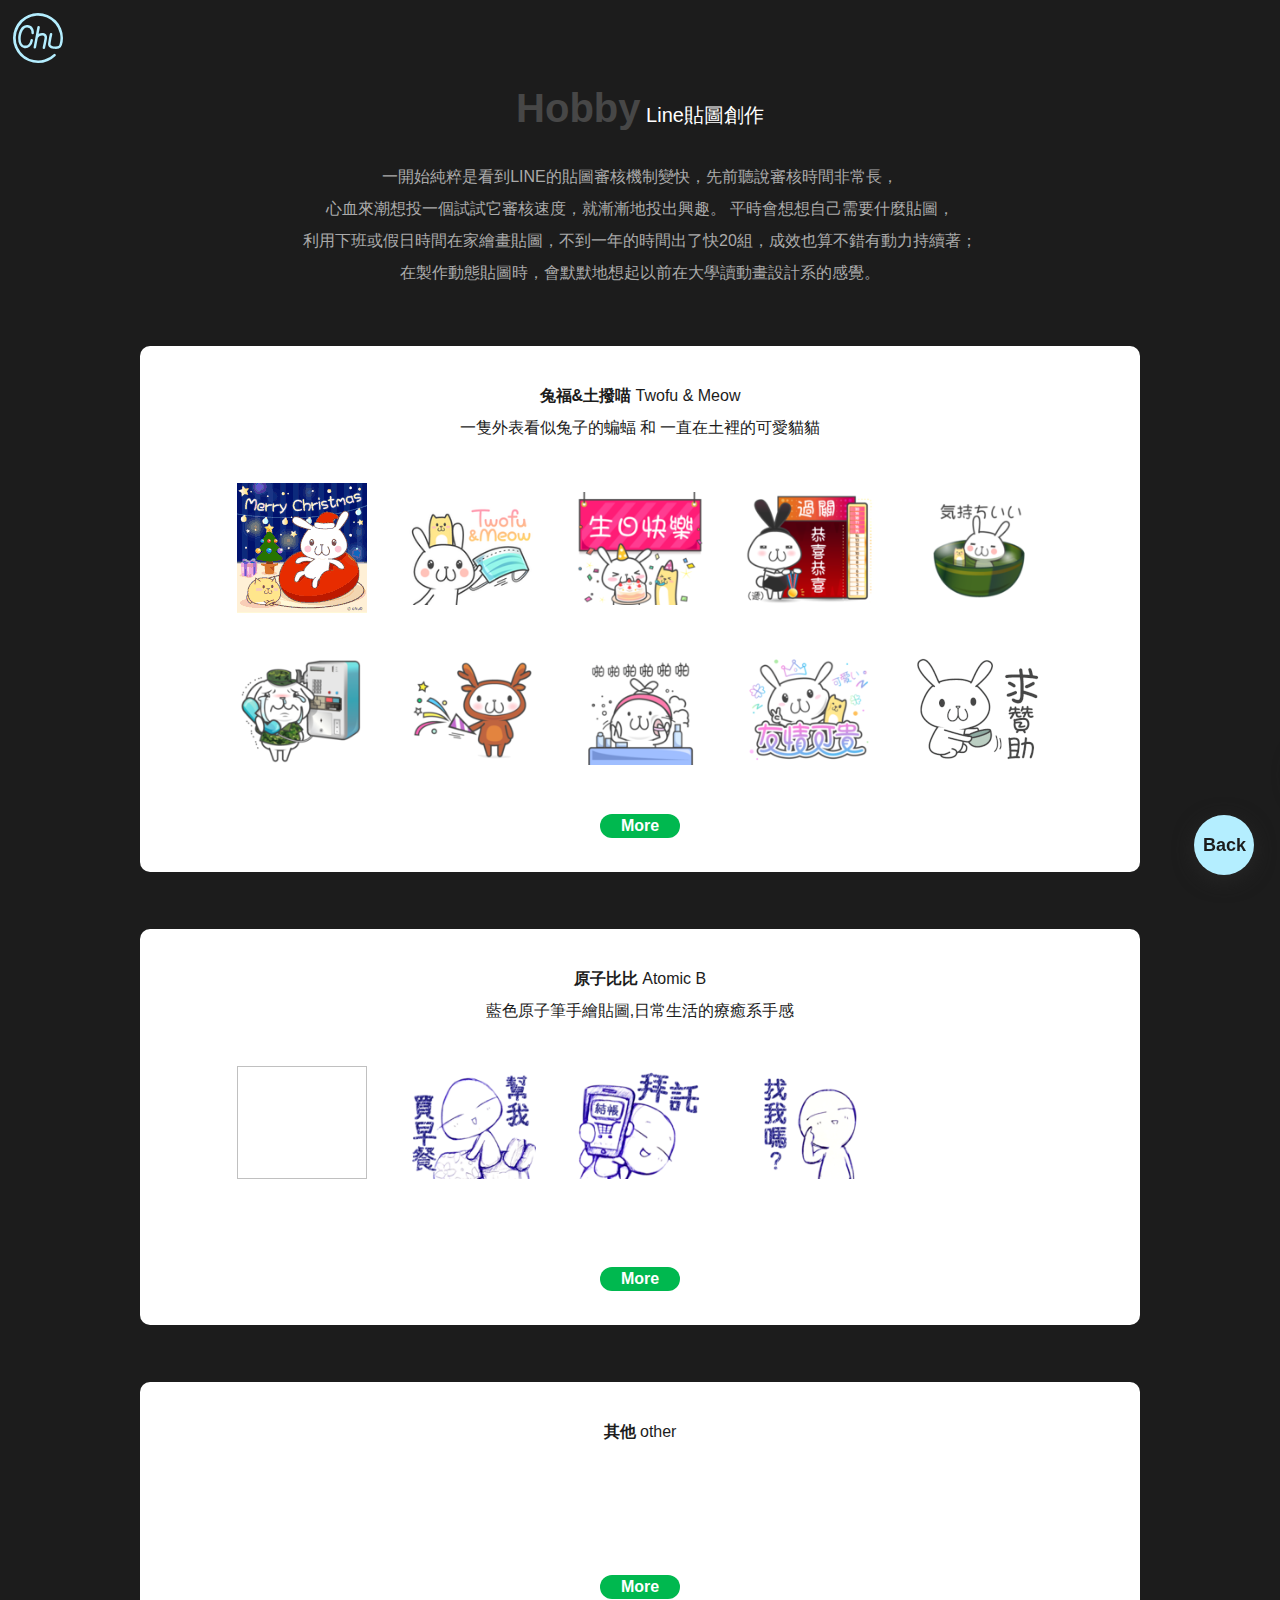
<file: hobbyLine.html>
<!DOCTYPE html>
<html lang="zh-Hant-TW">
  <head>
    <meta charset="UTF-8" />
    <meta http-equiv="X-UA-Compatible" content="IE=edge" />
    <meta name="viewport" content="width=device-width, initial-scale=1.0" />
    <meta
      name="description"
      content="阮楚琳作品集網站，運用網頁設計與Css、Html、Jquery...等程式撰寫，獨立製作過往經歷的分享。"
    />
    <title>Chu-lin's portfolio</title>

    <meta property="og:site_name" content="Chu-lin's portfolio" />

    <meta property="og:type" content="website" />
    <meta property="og:title" content="Chu-lin's portfolio" />
    <meta
      property="og:description"
      content="阮楚琳作品集網站，運用網頁設計與Css、Html、Jquery...等程式撰寫，獨立製作過往經歷的分享。"
    />
    <meta
      property="og:image"
      content="https://chu000.github.io/Chulin/images/cover.png"
    />
    <meta property="og:image:type" content="image/png" />
    <meta property="og:image:width" content="1080px" />
    <meta property="og:image:height" content="520px" />
    <meta
      property="og:url"
      content="https://chu000.github.io/Chulin/home.html"
    />
    <meta name="viewport" content="width=device-width, initial-scale=1" />
    <link rel="canonical" href="https://chu000.github.io/Chulin/home.html" />
    <!-- for swiper link css -->
    <link rel="stylesheet" href="./css/swiper-bundle.min.css" type="text/css" />
    <!-- <link rel="stylesheet" href="https://unpkg.com/swiper/swiper-bundle.min.css" /> -->
    <link rel="stylesheet" href="./css/reset.css" type="text/css" />
    <link rel="stylesheet" href="./css/layout_desktop.css" type="text/css" />
    <link rel="stylesheet" href="./css/layout_mobile.css" type="text/css" />
    <link rel="stylesheet" href="./css/for_swiper.css" type="text/css" />
    <link rel="stylesheet" href="./css/for_boos.css" type="text/css" />
  </head>

  <body>
    <a href="home.html">
      <div class="back">
        <p>Back</p>
      </div>
    </a>

    <div class="goTOP">
      <p>TOP</p>
    </div>
    <nav>
      <div class="navbar">
        <a href="home.html">
          <svg class="logo">
            <use xlink:href="./icomoon/symbol-defs.svg#icon-chu-logo"></use>
          </svg>
        </a>
        <svg class="menu">
          <use xlink:href="./icomoon/symbol-defs.svg#icon-menu"></use>
        </svg>
      </div>
    </nav>
    <div class="navbarM">
      <svg class="close">
        <use xlink:href="./icomoon/symbol-defs.svg#icon-close"></use>
      </svg>
      <ul class="navListM">
        <a href="home.html">
          <li>Home</li>
        </a>
        <a href="home.html">
          <li>About</li>
        </a>
        <a href="home.html">
          <li>Work experience</li>
        </a>
        <a href="home.html">
          <li>Performances experience</li>
        </a>
        <a href="home.html">
          <li>Hobby</li>
        </a>
      </ul>
    </div>

    <div class="container">
      <div class="hobbyTitle">
        <h2>Hobby</h2>
        Line貼圖創作
      </div>
    </div>
    <div class="notebox">
      <p>
        一開始純粹是看到LINE的貼圖審核機制變快，先前聽說審核時間非常長，心血來潮想投一個試試它審核速度，就漸漸地投出興趣。
        平時會想想自己需要什麼貼圖，利用下班或假日時間在家繪畫貼圖，不到一年的時間出了快20組，成效也算不錯有動力持續著；在製作動態貼圖時，會默默地想起以前在大學讀動畫設計系的感覺。
      </p>
    </div>
    <div class="container">
      <div class="HBbgLine">
        <p>
          <span class="fw">兔福&土撥喵</span>
          Twofu & Meow
          <br />
          一隻外表看似兔子的蝙蝠 和 一直在土裡的可愛貓貓
        </p>
        <div class="row">
          <img
            class="lazyload"
            data-src="./images/hobby_line/twofu (1).gif"
            alt=""
          />
          <img
            class="lazyload"
            data-src="./images/hobby_line/twofu (2).png"
            alt=""
          />
          <img
            class="lazyload"
            data-src="./images/hobby_line/twofu (3).png"
            alt=""
          />
          <img
            class="lazyload"
            data-src="./images/hobby_line/twofu (4).png"
            alt=""
          />
          <img
            class="lazyload"
            data-src="./images/hobby_line/twofu (5).png"
            alt=""
          />
          <img
            class="lazyload"
            data-src="./images/hobby_line/twofu (6).png"
            alt=""
          />
          <img
            class="lazyload"
            data-src="./images/hobby_line/twofu (7).png"
            alt=""
          />
          <img
            class="lazyload"
            data-src="./images/hobby_line/twofu (8).png"
            alt=""
          />
          <img
            class="lazyload"
            data-src="./images/hobby_line/twofu (9).png"
            alt=""
          />
          <img
            class="lazyload"
            data-src="./images/hobby_line/twofu (10).gif"
            alt=""
          />
        </div>
        <div class="hobbyBTN">
          <a
            href="https://store.line.me/search/zh-Hant?q=Twofu%20%26%20Meow"
            target="_blank"
          >
            More
          </a>
        </div>
      </div>

      <div class="HBbgLine">
        <p>
          <span class="fw">原子比比</span>
          Atomic B
          <br />
          藍色原子筆手繪貼圖,日常生活的療癒系手感
        </p>
        <div class="row">
          <img
            class="lazyload"
            data-src="./images/hobby_line/AtomicB (1).png"
            alt=""
          />
          <img
            class="lazyload"
            data-src="./images/hobby_line/AtomicB (2).png"
            alt=""
          />
          <img
            class="lazyload"
            data-src="./images/hobby_line/AtomicB (3).png"
            alt=""
          />
          <img
            class="lazyload"
            data-src="./images/hobby_line/AtomicB (4).png"
            alt=""
          />
          <img
            class="lazyload"
            data-src="./images/hobby_line/AtomicB (5).png"
            alt=""
          />
          <img
            class="lazyload"
            data-src="./images/hobby_line/AtomicB (6).png"
            alt=""
          />
          <img
            class="lazyload"
            data-src="./images/hobby_line/AtomicB (7).png"
            alt=""
          />
          <img
            class="lazyload"
            data-src="./images/hobby_line/AtomicB (8).png"
            alt=""
          />
          <img
            class="lazyload"
            data-src="./images/hobby_line/AtomicB (9).png"
            alt=""
          />
          <img
            class="lazyload"
            data-src="./images/hobby_line/AtomicB (10).png"
            alt=""
          />
        </div>
        <div class="hobbyBTN">
          <a
            href="https://store.line.me/search/zh-Hant?q=%20%E5%8E%9F%E5%AD%90%E6%AF%94%E6%AF%94"
            target="_blank"
          >
            More
          </a>
        </div>
      </div>
      <div class="HBbgLine">
        <p>
          <span class="fw">其他</span>
          other
        </p>
        <div class="row">
          <img
            class="lazyload"
            data-src="./images/hobby_line/lazycat (1).png"
            alt=""
          />
          <img
            class="lazyload"
            data-src="./images/hobby_line/lazycat (2).png"
            alt=""
          />
          <img
            class="lazyload"
            data-src="./images/hobby_line/lazycat (3).png"
            alt=""
          />
          <img
            class="lazyload"
            data-src="./images/hobby_line/lazycat (4).png"
            alt=""
          />
          <img
            class="lazyload"
            data-src="./images/hobby_line/lazycat (5).png"
            alt=""
          />
          <img
            class="lazyload"
            data-src="./images/hobby_line/toast (1).png"
            alt=""
          />
          <img
            class="lazyload"
            data-src="./images/hobby_line/toast (2).png"
            alt=""
          />
          <img
            class="lazyload"
            data-src="./images/hobby_line/toast (3).png"
            alt=""
          />
          <img
            class="lazyload"
            data-src="./images/hobby_line/toast (4).png"
            alt=""
          />
          <img
            class="lazyload"
            data-src="./images/hobby_line/toast (5).png"
            alt=""
          />
        </div>
        <div class="hobbyBTN">
          <a
            href="https://store.line.me/stickershop/author/901484/zh-Hant"
            target="_blank"
          >
            More
          </a>
        </div>
      </div>
    </div>
    <div class="bottomplace">
      <footer>
        <div class="footerbg">Chu-lin's Portfolio © 2021 Copyright</div>
      </footer>
    </div>

    <!-- for swiper link  js  -->
    <!-- <script src="./js/swiper-bundle.min.js"></script> -->
    <script src="https://unpkg.com/swiper/swiper-bundle.min.js"></script>
    <!-- <script src="./js/jquery-3.5.1.js"></script> -->
    <script
      src="https://code.jquery.com/jquery-3.5.1.js"
      integrity="sha256-QWo7LDvxbWT2tbbQ97B53yJnYU3WhH/C8ycbRAkjPDc="
      crossorigin="anonymous"
    ></script>
    <script src="./js/lazysizes.min.js"></script>
    <script>
      // 手機版菜單點出--------------------

      $('.menu').click(function () {
        $('.navbarM').css('transform', 'translate3d(0px,0px,0px)')
      })
      $('.close').click(function () {
        $('.navbarM').css('transform', 'translate3d(-1200px,0px,0px)')
      })

      //---------------------------------手機版的nav的表 第幾個跳第幾個-----------------------
      $('.navListM li').click(function () {
        // mobile在nav取LI第幾個的值
        let navLi = $('.navListM li').index(this)

        localStorage.localIndex = navLi
        //回到主頁給他 傳數值 指定到第幾頁
      })

      // pop圖片----------------------------
      $('.picBox img').click(function () {
        // 定義 取出圖片位置的值
        let imgSrc = $(this).attr('src')
        let imgAlt = $(this).attr('alt')
        console.log('call', imgSrc)
        console.log('call', imgAlt)
        // 在body增加div
        $('body').append(` 
         <div class="popup"></div>
    <div class="popBox">
        <img class="lazyload" data-src="" alt="">
        <svg  class="popclose"><use xlink:href="./icomoon/symbol-defs.svg#icon-close"></use>  </svg>
        <p></p>
    </div>
    
`)
        // 換圖
        $('.popBox img').attr('src', imgSrc)
        // 換字
        $('.popBox p').text(imgAlt)
        // 關閉
        $('.popclose').click(function () {
          console.log('hi')
          $('.popup').remove()
          $('.popBox').remove()
        })
        // 點擊黑遮罩關閉
        $('.popup').click(function () {
          $('.popup').remove()
          $('.popBox').remove()
        })
      })
      // 到達一定位置跑出
      $(window).scroll(function () {
        // console.log('scroll',$(this).scrollTop())

        if ($(this).scrollTop() > 800) {
          $('.goTOP').css('transform', 'translateX(0px)')
        } else {
          $('.goTOP').css('transform', 'translateX(100px)')
        }
      })
      // 點了跑上去TOP
      $('.goTOP').click(function () {
        $('html,body').animate(
          {
            scrollTop: 0,
          },
          700,
        )
      })

      // 點back 回到主頁給他  pageIndex,的數值----

      $('.back').click(function () {
        /* 存储名字为 localIndex , 值为 1 的变量 如下两种方法 */
        localStorage.localIndex = 4
      })
    </script>
  </body>
</html>
</file>
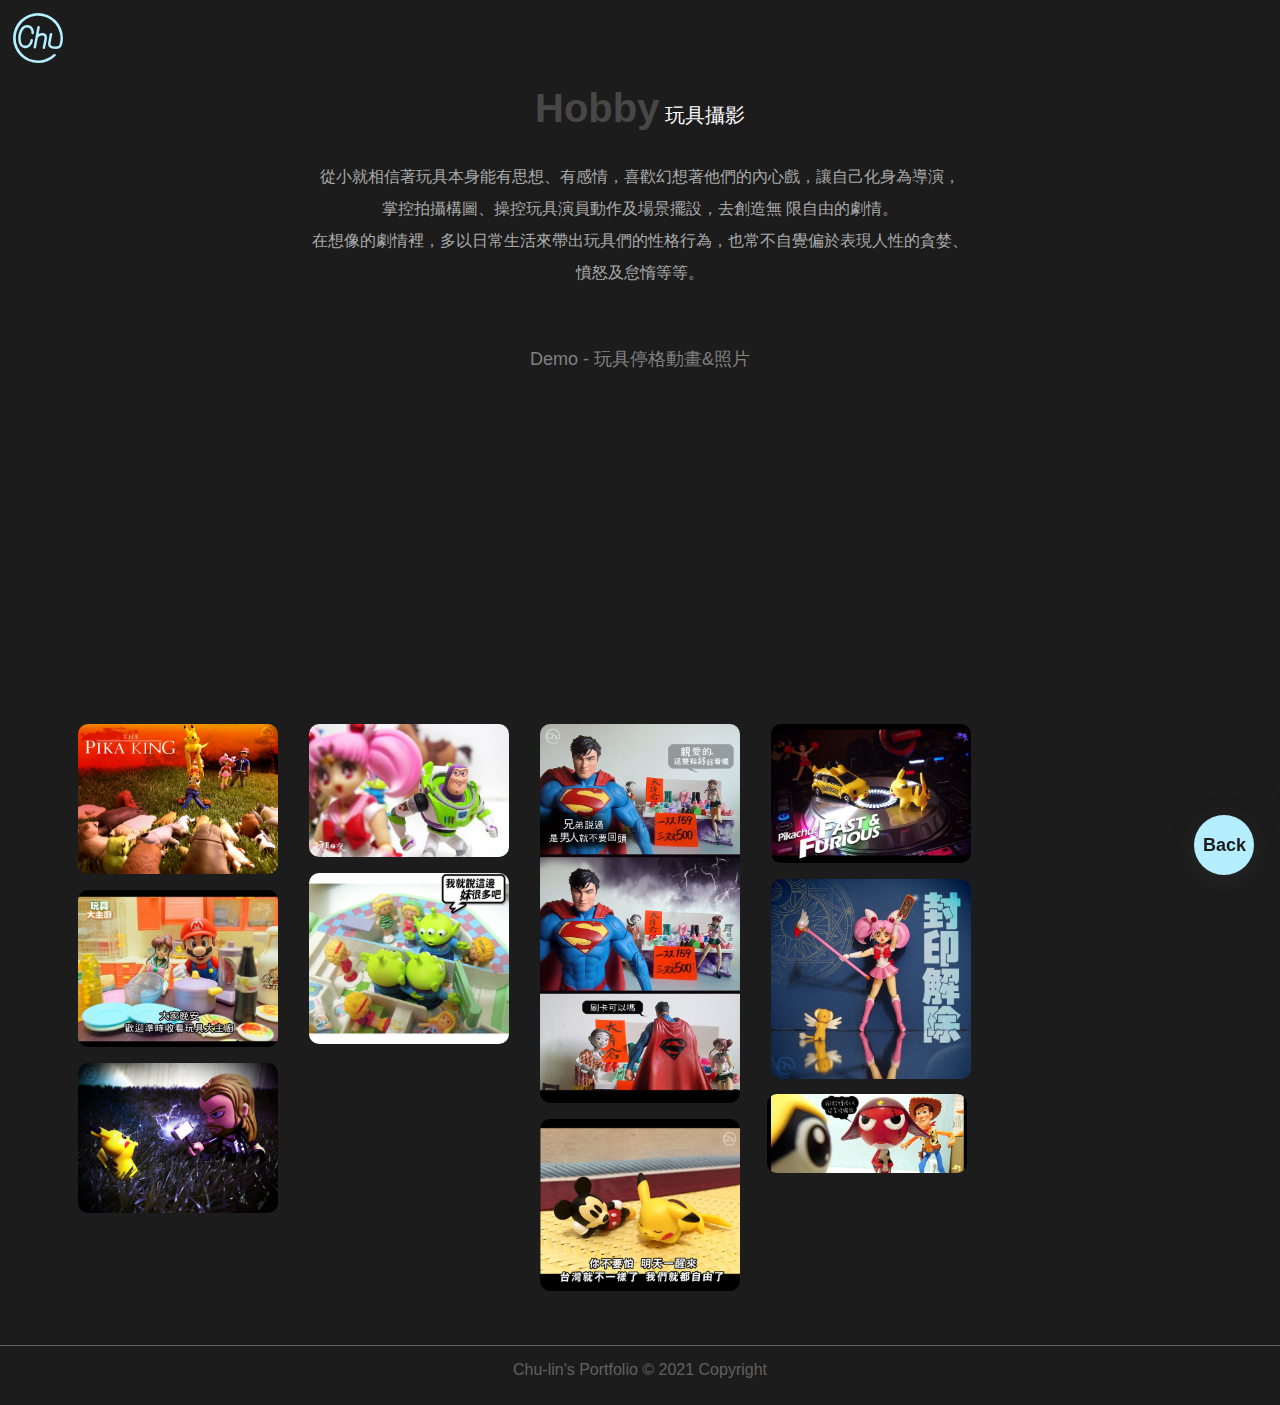
<file: hobbyToy.html>
<!DOCTYPE html>
<html lang="zh-Hant-TW">
  <head>
    <meta charset="UTF-8" />
    <meta http-equiv="X-UA-Compatible" content="IE=edge" />
    <meta name="viewport" content="width=device-width, initial-scale=1.0" />
    <meta
      name="description"
      content="阮楚琳作品集網站，運用網頁設計與Css、Html、Jquery...等程式撰寫，獨立製作過往經歷的分享。"
    />
    <title>Chu-lin's portfolio</title>

    <meta property="og:site_name" content="Chu-lin's portfolio" />

    <meta property="og:type" content="website" />
    <meta property="og:title" content="Chu-lin's portfolio" />
    <meta
      property="og:description"
      content="阮楚琳作品集網站，運用網頁設計與Css、Html、Jquery...等程式撰寫，獨立製作過往經歷的分享。"
    />
    <meta
      property="og:image"
      content="https://chu000.github.io/Chulin/images/cover.png"
    />
    <meta property="og:image:type" content="image/png" />
    <meta property="og:image:width" content="1080px" />
    <meta property="og:image:height" content="520px" />
    <meta
      property="og:url"
      content="https://chu000.github.io/Chulin/home.html"
    />
    <meta name="viewport" content="width=device-width, initial-scale=1" />
    <link rel="canonical" href="https://chu000.github.io/Chulin/home.html" />
    <!-- for swiper link css -->
    <link rel="stylesheet" href="./css/swiper-bundle.min.css" type="text/css" />
    <!-- <link rel="stylesheet" href="https://unpkg.com/swiper/swiper-bundle.min.css" /> -->
    <link rel="stylesheet" href="./css/reset.css" type="text/css" />
    <link rel="stylesheet" href="./css/layout_desktop.css" type="text/css" />
    <link rel="stylesheet" href="./css/layout_mobile.css" type="text/css" />
    <link rel="stylesheet" href="./css/for_swiper.css" type="text/css" />
    <link rel="stylesheet" href="./css/for_boos.css" type="text/css" />
  </head>

  <body>
    <a href="home.html">
      <div class="back">
        <p>Back</p>
      </div>
    </a>

    <div class="goTOP">
      <p>TOP</p>
    </div>
    <nav>
      <div class="navbar">
        <a href="home.html">
          <svg class="logo">
            <use xlink:href="./icomoon/symbol-defs.svg#icon-chu-logo"></use>
          </svg>
        </a>
        <svg class="menu">
          <use xlink:href="./icomoon/symbol-defs.svg#icon-menu"></use>
        </svg>
      </div>
    </nav>
    <div class="navbarM">
      <svg class="close">
        <use xlink:href="./icomoon/symbol-defs.svg#icon-close"></use>
      </svg>
      <ul class="navListM">
        <a href="home.html">
          <li>Home</li>
        </a>
        <a href="home.html">
          <li>About</li>
        </a>
        <a href="home.html">
          <li>Work experience</li>
        </a>
        <a href="home.html">
          <li>Performances experience</li>
        </a>
        <a href="home.html">
          <li>Hobby</li>
        </a>
      </ul>
    </div>

    <div class="container">
      <div class="hobbyTitle">
        <h2>Hobby</h2>
        玩具攝影
      </div>
    </div>
    <div class="notebox">
      <p>
        從小就相信著玩具本身能有思想、有感情，喜歡幻想著他們的內心戲，讓自己化身為導演，掌控拍攝構圖、操控玩具演員動作及場景擺設，去創造無
        限自由的劇情。
        <br />
        在想像的劇情裡，多以日常生活來帶出玩具們的性格行為，也常不自覺偏於表現人性的貪婪、憤怒及怠惰等等。
        <br />
      </p>
    </div>

    <!-- <div class="botLine"></div> -->
    <div class="videoplace">
      <p class="STitle">
        <br />
        Demo - 玩具停格動畫&照片
      </p>
      <br />
      <!-- <span class="maingray50">Demo</span>  -->
      <div class="row">
        <div class="workvideo col-l2 col-xl-3">
          <iframe
            src="https://www.youtube.com/embed/pw83whPUisE"
            frameborder="0"
            allow="accelerometer; autoplay; clipboard-write; encrypted-media; gyroscope; picture-in-picture"
            allowfullscreen
          ></iframe>
        </div>
        <div class="workvideo col-l2 col-xl-3">
          <iframe
            src="https://www.youtube.com/embed/xwfpheoj2m8"
            frameborder="0"
            allow="accelerometer; autoplay; clipboard-write; encrypted-media; gyroscope; picture-in-picture"
            allowfullscreen
          ></iframe>
        </div>

        <!-- <div class="workvideo col-l2 col-xl-4">
            
                    <iframe src="https://www.youtube.com/embed/EqNi0kvH4uk" frameborder="0" allow="accelerometer; autoplay; clipboard-write; encrypted-media; gyroscope; picture-in-picture" allowfullscreen></iframe>
                </div> -->
      </div>
    </div>
    <div class="container">
      <div class="picBox">
        <img class="lazyload" data-src="./images/hobby_toy/toy (1).jpg" />
        <img class="lazyload" data-src="./images/hobby_toy/toy (2).jpg" />
        <img class="lazyload" data-src="./images/hobby_toy/toy (3).jpg" />
        <img class="lazyload" data-src="./images/hobby_toy/toy (4).jpg" />
        <img class="lazyload" data-src="./images/hobby_toy/toy (5).jpg" />
        <img class="lazyload" data-src="./images/hobby_toy/toy (6).jpg" />
        <img class="lazyload" data-src="./images/hobby_toy/toy (7).jpg" />
        <img class="lazyload" data-src="./images/hobby_toy/toy (8).jpg" />
        <img class="lazyload" data-src="./images/hobby_toy/toy (9).jpg" />
        <img class="lazyload" data-src="./images/hobby_toy/toy (10).jpg" />
        <img class="lazyload" data-src="./images/hobby_toy/toy (11).jpg" />
        <img class="lazyload" data-src="./images/hobby_toy/toy (12).jpg" />
        <img class="lazyload" data-src="./images/hobby_toy/toy (13).jpg" />
        <img class="lazyload" data-src="./images/hobby_toy/toy (14).jpg" />
        <img class="lazyload" data-src="./images/hobby_toy/toy (15).jpg" />
        <img class="lazyload" data-src="./images/hobby_toy/toy (16).jpg" />
        <img class="lazyload" data-src="./images/hobby_toy/toy (17).jpg" />
        <img class="lazyload" data-src="./images/hobby_toy/toy (18).jpg" />
        <img class="lazyload" data-src="./images/hobby_toy/toy (19).jpg" />
        <img class="lazyload" data-src="./images/hobby_toy/toy (20).jpg" />
        <img class="lazyload" data-src="./images/hobby_toy/toy (21).jpg" />
        <img class="lazyload" data-src="./images/hobby_toy/toy (22).jpg" />
        <img class="lazyload" data-src="./images/hobby_toy/toy (23).jpg" />
        <img class="lazyload" data-src="./images/hobby_toy/toy (24).jpg" />
        <img class="lazyload" data-src="./images/hobby_toy/toy (25).jpg" />
        <img class="lazyload" data-src="./images/hobby_toy/toy (26).jpg" />
        <img class="lazyload" data-src="./images/hobby_toy/toy (27).jpg" />
        <img class="lazyload" data-src="./images/hobby_toy/toy (28).jpg" />
        <img class="lazyload" data-src="./images/hobby_toy/toy (29).jpg" />
        <img class="lazyload" data-src="./images/hobby_toy/toy (30).jpg" />
        <img class="lazyload" data-src="./images/hobby_toy/toy (31).jpg" />
        <img class="lazyload" data-src="./images/hobby_toy/toy (32).jpg" />
        <img class="lazyload" data-src="./images/hobby_toy/toy (33).jpg" />
        <img class="lazyload" data-src="./images/hobby_toy/toy (34).jpg" />
        <img class="lazyload" data-src="./images/hobby_toy/toy (35).jpg" />
        <img class="lazyload" data-src="./images/hobby_toy/toy (36).jpg" />
        <img class="lazyload" data-src="./images/hobby_toy/toy (37).jpg" />
        <img class="lazyload" data-src="./images/hobby_toy/toy (38).jpg" />
        <img class="lazyload" data-src="./images/hobby_toy/toy (39).jpg" />
        <img class="lazyload" data-src="./images/hobby_toy/toy (40).jpg" />
        <img class="lazyload" data-src="./images/hobby_toy/toy (41).jpg" />
        <img class="lazyload" data-src="./images/hobby_toy/toy (42).jpg" />
        <img class="lazyload" data-src="./images/hobby_toy/toy (43).jpg" />
        <img class="lazyload" data-src="./images/hobby_toy/toy (44).jpg" />
        <img class="lazyload" data-src="./images/hobby_toy/toy (45).jpg" />
        <img class="lazyload" data-src="./images/hobby_toy/toy (46).jpg" />
        <img class="lazyload" data-src="./images/hobby_toy/toy (47).jpg" />
        <img class="lazyload" data-src="./images/hobby_toy/toy (48).jpg" />
        <img class="lazyload" data-src="./images/hobby_toy/toy (49).jpg" />
        <img class="lazyload" data-src="./images/hobby_toy/toy (50).jpg" />
        <img class="lazyload" data-src="./images/hobby_toy/toy (51).jpg" />
        <img class="lazyload" data-src="./images/hobby_toy/toy (52).jpg" />
        <img class="lazyload" data-src="./images/hobby_toy/toy (53).jpg" />
        <img class="lazyload" data-src="./images/hobby_toy/toy (54).jpg" />
        <img class="lazyload" data-src="./images/hobby_toy/toy (55).jpg" />
        <img class="lazyload" data-src="./images/hobby_toy/toy (56).jpg" />
        <img class="lazyload" data-src="./images/hobby_toy/toy (57).jpg" />
        <img class="lazyload" data-src="./images/hobby_toy/toy (58).jpg" />
        <img class="lazyload" data-src="./images/hobby_toy/toy (59).jpg" />
        <img class="lazyload" data-src="./images/hobby_toy/toy (60).jpg" />
        <img class="lazyload" data-src="./images/hobby_toy/toy (61).jpg" />
        <img class="lazyload" data-src="./images/hobby_toy/toy (62).jpg" />
        <img class="lazyload" data-src="./images/hobby_toy/toy (63).jpg" />
        <img class="lazyload" data-src="./images/hobby_toy/toy (64).jpg" />
        <img class="lazyload" data-src="./images/hobby_toy/toy (65).jpg" />
        <img class="lazyload" data-src="./images/hobby_toy/toy (66).jpg" />
        <img class="lazyload" data-src="./images/hobby_toy/toy (67).jpg" />
        <img class="lazyload" data-src="./images/hobby_toy/toy (68).jpg" />
        <img class="lazyload" data-src="./images/hobby_toy/toy (69).jpg" />
        <img class="lazyload" data-src="./images/hobby_toy/toy (70).jpg" />
        <img class="lazyload" data-src="./images/hobby_toy/toy (71).jpg" />
        <img class="lazyload" data-src="./images/hobby_toy/toy (72).jpg" />
        <img class="lazyload" data-src="./images/hobby_toy/toy (73).jpg" />
        <img class="lazyload" data-src="./images/hobby_toy/toy (74).jpg" />
        <img class="lazyload" data-src="./images/hobby_toy/toy (75).jpg" />
        <img class="lazyload" data-src="./images/hobby_toy/toy (76).jpg" />
        <img class="lazyload" data-src="./images/hobby_toy/toy (77).jpg" />
        <img class="lazyload" data-src="./images/hobby_toy/toy (78).jpg" />
        <img class="lazyload" data-src="./images/hobby_toy/toy (79).jpg" />
        <img class="lazyload" data-src="./images/hobby_toy/toy (80).jpg" />
        <img class="lazyload" data-src="./images/hobby_toy/toy (81).jpg" />
        <img class="lazyload" data-src="./images/hobby_toy/toy (82).jpg" />
        <img class="lazyload" data-src="./images/hobby_toy/toy (83).jpg" />
        <img class="lazyload" data-src="./images/hobby_toy/toy (84).jpg" />
        <img class="lazyload" data-src="./images/hobby_toy/toy (85).jpg" />
        <img class="lazyload" data-src="./images/hobby_toy/toy (86).jpg" />
        <img class="lazyload" data-src="./images/hobby_toy/toy (87).jpg" />
        <img class="lazyload" data-src="./images/hobby_toy/toy (88).jpg" />
        <img class="lazyload" data-src="./images/hobby_toy/toy (89).jpg" />
        <img class="lazyload" data-src="./images/hobby_toy/toy (90).jpg" />
        <img class="lazyload" data-src="./images/hobby_toy/toy (91).jpg" />
      </div>
    </div>
    <div class="bottomplace">
      <footer>
        <div class="footerbg">Chu-lin's Portfolio © 2021 Copyright</div>
      </footer>
    </div>

    <!-- for swiper link  js  -->
    <!-- <script src="./js/swiper-bundle.min.js"></script> -->
    <script src="https://unpkg.com/swiper/swiper-bundle.min.js"></script>
    <!-- <script src="./js/jquery-3.5.1.js"></script> -->
    <script
      src="https://code.jquery.com/jquery-3.5.1.js"
      integrity="sha256-QWo7LDvxbWT2tbbQ97B53yJnYU3WhH/C8ycbRAkjPDc="
      crossorigin="anonymous"
    ></script>
    <script src="./js/lazysizes.min.js"></script>
    <script>
      // 手機版菜單點出--------------------

      $('.menu').click(function () {
        $('.navbarM').css('transform', 'translate3d(0px,0px,0px)')
      })
      $('.close').click(function () {
        $('.navbarM').css('transform', 'translate3d(-1200px,0px,0px)')
      })

      //---------------------------------手機版的nav的表 第幾個跳第幾個-----------------------
      $('.navListM li').click(function () {
        // mobile在nav取LI第幾個的值
        let navLi = $('.navListM li').index(this)

        localStorage.localIndex = navLi
        //回到主頁給他 傳數值 指定到第幾頁
      })

      // pop圖片----------------------------
      $('.picBox img').click(function () {
        // 定義 取出圖片位置的值
        let imgSrc = $(this).attr('src')
        let imgAlt = $(this).attr('alt')
        console.log('call', imgSrc)
        console.log('call', imgAlt)
        // 在body增加div
        $('body').append(` 
         <div class="popup"></div>
    <div class="popBox">
        <img class="lazyload" data-src="" alt="">
        <svg  class="popclose"><use xlink:href="./icomoon/symbol-defs.svg#icon-close"></use>  </svg>
        <p></p>
    </div>
    
`)
        // 換圖
        $('.popBox img').attr('src', imgSrc)
        // 換字
        $('.popBox p').text(imgAlt)
        // 關閉
        $('.popclose').click(function () {
          console.log('hi')
          $('.popup').remove()
          $('.popBox').remove()
        })
        // 點擊黑遮罩關閉
        $('.popup').click(function () {
          $('.popup').remove()
          $('.popBox').remove()
        })
      })
      // 到達一定位置跑出
      $(window).scroll(function () {
        // console.log('scroll',$(this).scrollTop())

        if ($(this).scrollTop() > 800) {
          $('.goTOP').css('transform', 'translateX(0px)')
        } else {
          $('.goTOP').css('transform', 'translateX(100px)')
        }
      })
      // 點了跑上去TOP
      $('.goTOP').click(function () {
        $('html,body').animate(
          {
            scrollTop: 0,
          },
          700,
        )
      })

      // 點back 回到主頁給他  pageIndex,的數值----

      $('.back').click(function () {
        /* 存储名字为 localIndex , 值为 1 的变量 如下两种方法 */
        localStorage.localIndex = 4
      })
    </script>
  </body>
</html>
</file>
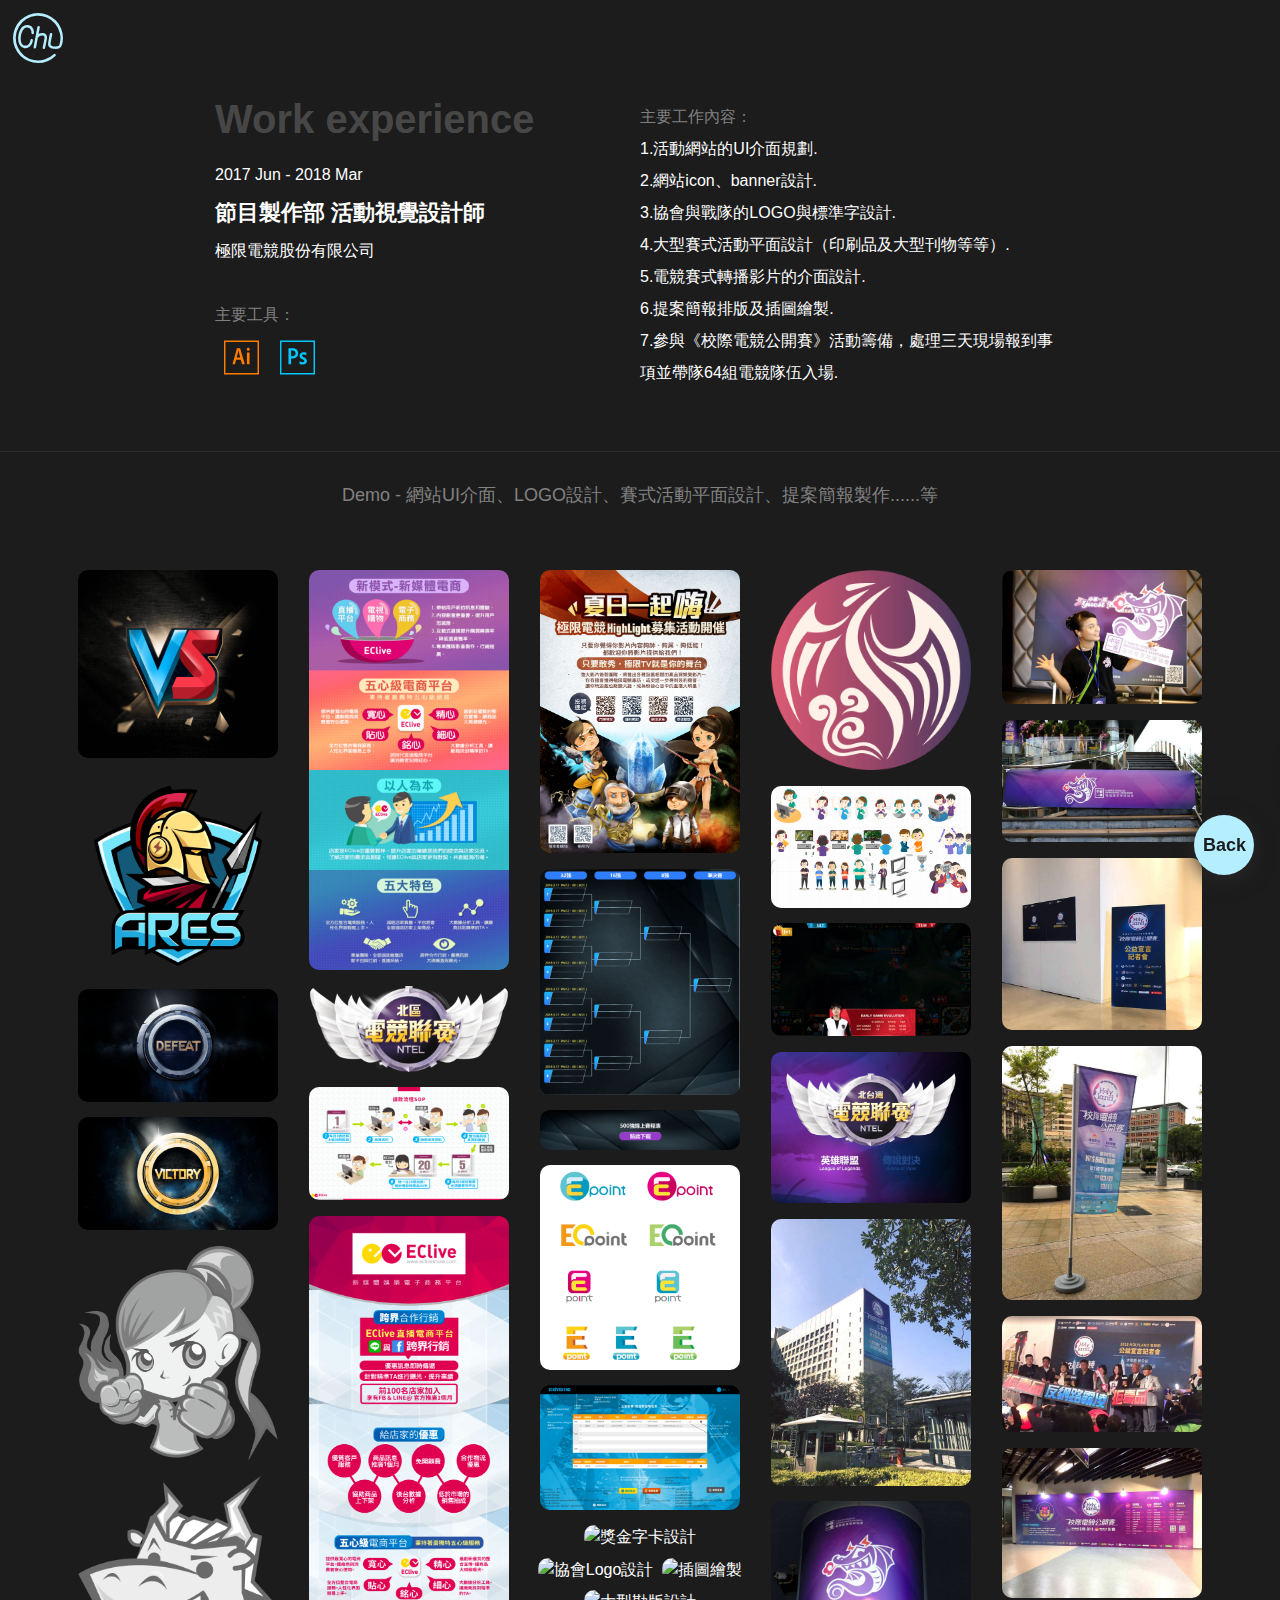
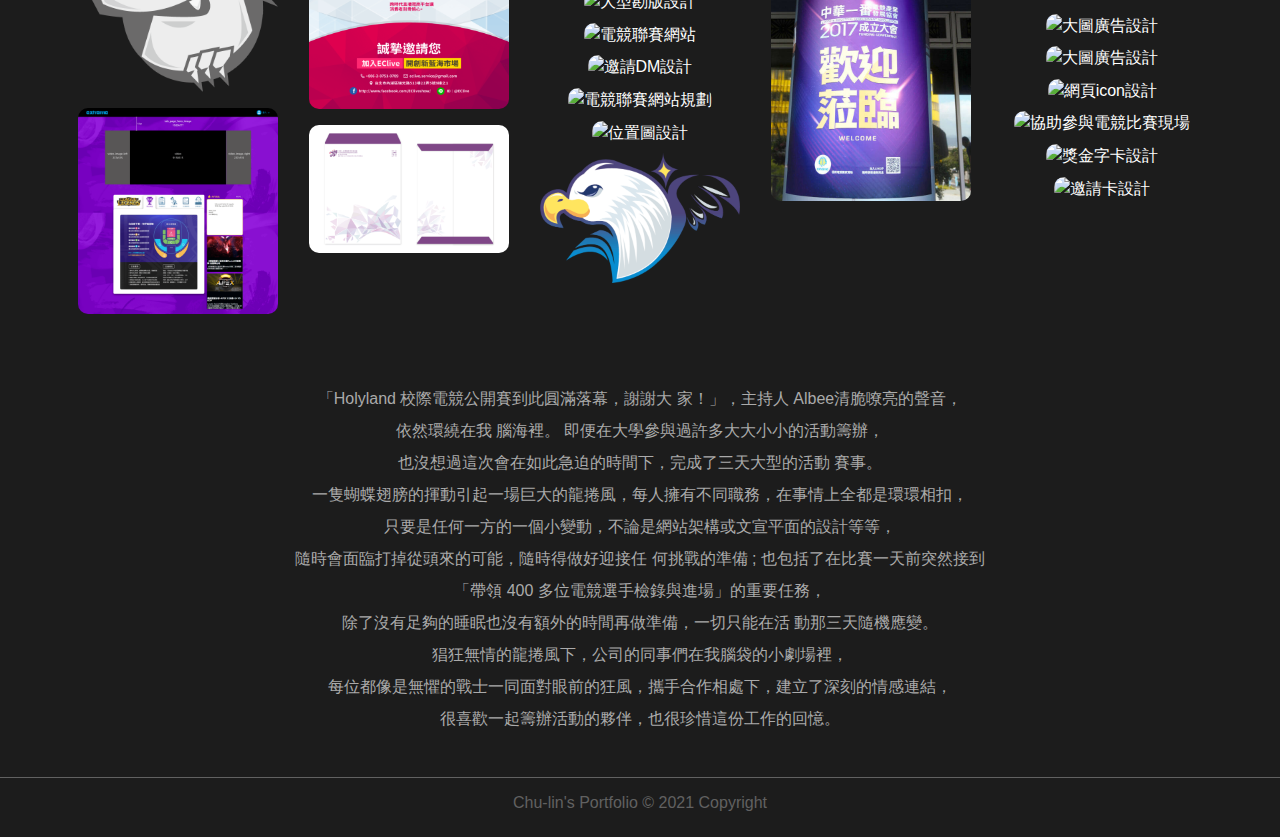
<file: workExtreme.html>
<!DOCTYPE html>
<html lang="zh-Hant-TW">
  <head>
    <meta charset="UTF-8" />
    <meta http-equiv="X-UA-Compatible" content="IE=edge" />
    <meta name="viewport" content="width=device-width, initial-scale=1.0" />
    <meta
      name="description"
      content="阮楚琳作品集網站，運用網頁設計與Css、Html、Jquery...等程式撰寫，獨立製作過往經歷的分享。"
    />
    <title>Chu-lin's portfolio</title>

    <meta property="og:site_name" content="Chu-lin's portfolio" />

    <meta property="og:type" content="website" />
    <meta property="og:title" content="Chu-lin's portfolio" />
    <meta
      property="og:description"
      content="阮楚琳作品集網站，運用網頁設計與Css、Html、Jquery...等程式撰寫，獨立製作過往經歷的分享。"
    />
    <meta
      property="og:image"
      content="https://chu000.github.io/Chulin/images/cover.png"
    />
    <meta property="og:image:type" content="image/png" />
    <meta property="og:image:width" content="1080px" />
    <meta property="og:image:height" content="520px" />
    <meta
      property="og:url"
      content="https://chu000.github.io/Chulin/home.html"
    />
    <meta name="viewport" content="width=device-width, initial-scale=1" />
    <link rel="canonical" href="https://chu000.github.io/Chulin/home.html" />
    <!-- for swiper link css -->
    <link rel="stylesheet" href="./css/swiper-bundle.min.css" type="text/css" />
    <!-- <link rel="stylesheet" href="https://unpkg.com/swiper/swiper-bundle.min.css" /> -->
    <link rel="stylesheet" href="./css/reset.css" type="text/css" />
    <link rel="stylesheet" href="./css/layout_desktop.css" type="text/css" />
    <link rel="stylesheet" href="./css/layout_mobile.css" type="text/css" />
    <link rel="stylesheet" href="./css/for_swiper.css" type="text/css" />
    <link rel="stylesheet" href="./css/for_boos.css" type="text/css" />
  </head>

  <body>
    <a href="home.html">
      <div class="back">
        <p>Back</p>
      </div>
    </a>

    <div class="goTOP">
      <p>TOP</p>
    </div>
    <nav>
      <div class="navbar">
        <a href="home.html">
          <svg class="logo">
            <use xlink:href="./icomoon/symbol-defs.svg#icon-chu-logo"></use>
          </svg>
        </a>
        <svg class="menu">
          <use xlink:href="./icomoon/symbol-defs.svg#icon-menu"></use>
        </svg>
      </div>
    </nav>
    <div class="navbarM">
      <svg class="close">
        <use xlink:href="./icomoon/symbol-defs.svg#icon-close"></use>
      </svg>
      <ul class="navListM">
        <a href="home.html">
          <li>Home</li>
        </a>
        <a href="home.html">
          <li>About</li>
        </a>
        <a href="home.html">
          <li>Work experience</li>
        </a>
        <a href="home.html">
          <li>Performances experience</li>
        </a>
        <a href="home.html">
          <li>Hobby</li>
        </a>
      </ul>
    </div>

    <div class="container">
      <div class="row workContent">
        <div class="workTitle col-12 col-lg-6">
          <h2>Work experience</h2>
          <p>2017 Jun - 2018 Mar</p>
          <h3>節目製作部 活動視覺設計師</h3>
          <p>極限電競股份有限公司</p>
          <br />
          <p class="maingray50">主要工具：</p>

          <svg class="skills-icon col-3 col-sm-2 col-xl-2">
            <use
              xlink:href="./icomoon/symbol-defs.svg#icon-adobeillustrator"
            ></use>
          </svg>
          <svg class="skills-icon col-3 col-sm-2 col-xl-2">
            <use
              xlink:href="./icomoon/symbol-defs.svg#icon-adobephotoshop"
            ></use>
          </svg>
        </div>
        <div class="workarticle col-12 col-lg-6">
          <p class="maingray50 mt-10">主要工作內容：</p>
          <p>
            1.活動網站的UI介面規劃.
            <br />
            2.網站icon、banner設計.
            <br />
            3.協會與戰隊的LOGO與標準字設計.
            <br />
            4.大型賽式活動平面設計（印刷品及大型刊物等等）.
            <br />
            5.電競賽式轉播影片的介面設計.
            <br />
            6.提案簡報排版及插圖繪製.
            <br />
            7.參與《校際電競公開賽》活動籌備，處理三天現場報到事項並帶隊64組電競隊伍入場.
          </p>
        </div>
      </div>
    </div>

    <!-- <div class="demo">Demo</div> -->
    <div class="botLine"></div>

    <div class="container">
      <p class="STitle">
        Demo - 網站UI介面、LOGO設計、賽式活動平面設計、提案簡報製作......等
      </p>
      <div class="picBox">
        <img
          class="lazyload"
          data-src="./images/work18extreme/extreme (1).png"
          alt="美術圖繪製"
        />
        <img
          class="lazyload"
          data-src="./images/work18extreme/extreme (2).png"
          alt="電競隊伍Logo設計"
        />
        <img
          class="lazyload"
          data-src="./images/work18extreme/extreme (3).png"
          alt="美術圖繪製"
        />
        <img
          class="lazyload"
          data-src="./images/work18extreme/extreme (4).png"
          alt="美術圖繪製"
        />
        <img
          class="lazyload"
          data-src="./images/work18extreme/extreme (5).png"
          alt="協會Logo設計初稿"
        />
        <img
          class="lazyload"
          data-src="./images/work18extreme/extreme (6).png"
          alt="協會Logo設計初稿"
        />
        <img
          class="lazyload"
          data-src="./images/work18extreme/extreme (7).png"
          alt="電競比賽報名網站規劃"
        />
        <img
          class="lazyload"
          data-src="./images/work18extreme/extreme (8).png"
          alt="簡報插圖繪製"
        />
        <img
          class="lazyload"
          data-src="./images/work18extreme/extreme (28).png"
          alt="電競聯賽Logo設計"
        />
        <img
          class="lazyload"
          data-src="./images/work18extreme/extreme (9).png"
          alt="簡報插圖繪製"
        />
        <img
          class="lazyload"
          data-src="./images/work18extreme/extreme (10).png"
          alt="EDM設計"
        />
        <img
          class="lazyload"
          data-src="./images/work18extreme/extreme (11).png"
          alt="協會信封設計"
        />
        <img
          class="lazyload"
          data-src="./images/work18extreme/extreme (12).png"
          alt="活動文宣排版與繪製"
        />
        <img
          class="lazyload"
          data-src="./images/work18extreme/extreme (13).png"
          alt="網站UI設計"
        />
        <img
          class="lazyload"
          data-src="./images/work18extreme/extreme (14).png"
          alt="網站UI設計"
        />
        <img
          class="lazyload"
          data-src="./images/work18extreme/extreme (15).png"
          alt="Logo設計"
        />
        <img
          class="lazyload"
          data-src="./images/work18extreme/extreme (16).png"
          alt="電競比賽報名網站規劃"
        />
        <img
          class="lazyload"
          data-src=" ./images/work18extreme/extreme (17).png "
          alt="
        獎金字卡設計 "
        />
        <img
          class="lazyload"
          data-src=" ./images/work18extreme/extreme (18).png "
          alt=" 協會Logo設計 "
        />
        <img
          class="lazyload"
          data-src=" ./images/work18extreme/extreme (19).png "
          alt=" 插圖繪製 "
        />
        <img
          class="lazyload"
          data-src=" ./images/work18extreme/extreme (20).png "
          alt=" 大型勘版設計 "
        />
        <img
          class="lazyload"
          data-src=" ./images/work18extreme/extreme (21).png "
          alt=" 電競聯賽網站 "
        />
        <img
          class="lazyload"
          data-src=" ./images/work18extreme/extreme (22).png "
          alt=" 邀請DM設計 "
        />
        <img
          class="lazyload"
          data-src=" ./images/work18extreme/extreme (23).png "
          alt=" 電競聯賽網站規劃 "
        />
        <img
          class="lazyload"
          data-src=" ./images/work18extreme/extreme (24).png "
          alt=" 位置圖設計 "
        />
        <img
          class="lazyload"
          data-src=" ./images/work18extreme/extreme (25).png "
          alt=" 協會Logo設計初稿 "
        />
        <img
          class="lazyload"
          data-src=" ./images/work18extreme/extreme (26).png "
          alt=" 協會Logo設計初稿 "
        />
        <img
        class="lazyload"
        data-src=" ./images/work18extreme/extreme (29).png "
        alt="插圖繪製 "
      />
        <img
          class="lazyload"
          data-src=" ./images/work18extreme/extreme (27).png "
          alt=" 電視轉播鏡面設計 "
        />
        <img
          class="lazyload"
          data-src=" ./images/work18extreme/extreme (1).gif "
          alt=" 電競聯賽網站 "
        />
        <img
          class="lazyload"
          data-src=" ./images/work18extreme/extreme (1).jpg "
          alt=" 大型牆面廣告設計 "
        />
        <img
          class="lazyload"
          data-src=" ./images/work18extreme/extreme (2).jpg "
          alt=" 大圖廣告設計 "
        />
        <img
          class="lazyload"
          data-src=" ./images/work18extreme/extreme (3).jpg "
          alt=" Logo設計 "
        />
        <img
          class="lazyload"
          data-src=" ./images/work18extreme/extreme (4).jpg "
          alt=" 布條設計 "
        />
        <img
          class="lazyload"
          data-src=" ./images/work18extreme/extreme (5).jpg "
          alt=" 大圖廣告設計 "
        />
        <img
          class="lazyload"
          data-src=" ./images/work18extreme/extreme (6).jpg "
          alt=" 關東旗設計 "
        />
        <img
          class="lazyload"
          data-src=" ./images/work18extreme/extreme (7).jpg "
          alt=" 活動字卡設計 "
        />
        <img
          class="lazyload"
          data-src=" ./images/work18extreme/extreme (8).jpg "
          alt=" 大圖廣告設計 "
        />
        <img
          class="lazyload"
          data-src=" ./images/work18extreme/extreme (9).jpg "
          alt=" 大圖廣告設計 "
        />
        <img
          class="lazyload"
          data-src=" ./images/work18extreme/extreme (10).jpg "
          alt=" 大圖廣告設計 "
        />
        <img
          class="lazyload"
          data-src=" ./images/work18extreme/extreme (11).jpg "
          alt=" 網頁icon設計 "
        />
        <img
          class="lazyload"
          data-src=" ./images/work18extreme/extreme (12).jpg "
          alt=" 協助參與電競比賽現場 "
        />
        <img
          class="lazyload"
          data-src=" ./images/work18extreme/extreme (13).jpg "
          alt=" 獎金字卡設計 "
        />
        <img
          class="lazyload"
          data-src=" ./images/work18extreme/extreme (14).jpg "
          alt=" 邀請卡設計 "
        />
      </div>

      <div class="notebox">
        <p>
          「Holyland 校際電競公開賽到此圓滿落幕，謝謝大 家！」，主持人 Albee清脆嘹亮的聲音，依然環繞在我 腦海裡。
         
          即便在大學參與過許多大大小小的活動籌辦，也沒想過這次會在如此急迫的時間下，完成了三天大型的活動 賽事。
         
          一隻蝴蝶翅膀的揮動引起一場巨大的龍捲風，每人擁有不同職務，在事情上全都是環環相扣，只要是任何一方的一個小變動，不論是網站架構或文宣平面的設計等等，隨時會面臨打掉從頭來的可能，隨時得做好迎接任 何挑戰的準備 ;
          也包括了在比賽一天前突然接到「帶領 400 多位電競選手檢錄與進場」的重要任務，除了沒有足夠的睡眠也沒有額外的時間再做準備，一切只能在活 動那三天隨機應變。
      
          猖狂無情的龍捲風下，公司的同事們在我腦袋的小劇場裡，每位都像是無懼的戰士一同面對眼前的狂風，攜手合作相處下，建立了深刻的情感連結，很喜歡一起籌辦活動的夥伴，也很珍惜這份工作的回憶。
        </p>
      </div>
    </div>

    <div class="bottomplace">
      <footer>
        <div class="footerbg">Chu-lin's Portfolio © 2021 Copyright</div>
      </footer>
    </div>

    <!-- for swiper link  js  -->
    <!-- <script src=" ./js/swiper-bundle.min.js "></script> -->
    <script src=" https://unpkg.com/swiper/swiper-bundle.min.js "></script>
    <!-- <script src=" ./js/jquery-3.5.1.js "></script> -->
    <script
      src=" https://code.jquery.com/jquery-3.5.1.js "
      integrity="
        sha256-QWo7LDvxbWT2tbbQ97B53yJnYU3WhH/C8ycbRAkjPDc="
      crossorigin=" anonymous "
    ></script>
    <script src=" ./js/lazysizes.min.js "></script>
    <script>
      // 手機版菜單點出--------------------

      $('.menu').click(function () {
        $('.navbarM').css('transform', 'translate3d(0px,0px,0px)')
      })
      $('.close').click(function () {
        $('.navbarM').css('transform', 'translate3d(-1200px,0px,0px)')
      })

      //---------------------------------手機版的nav的表 第幾個跳第幾個-----------------------
      $('.navListM li').click(function () {
        // mobile在nav取LI第幾個的值
        let navLi = $('.navListM li').index(this)

        localStorage.localIndex = navLi
        //回到主頁給他 傳數值 指定到第幾頁
      })

      // pop圖片------------------------------------------
      $('.picBox img').click(function () {
        // 定義 取出圖片位置的值
        let imgSrc = $(this).attr('src')
        let imgAlt = $(this).attr('alt')
        console.log('call', imgSrc)
        console.log('call', imgAlt)
        // 在body增加div
        $('body').append(` 
         <div class="popup"></div>
    <div class="popBox">
        <img class="lazyload" data-src="" alt="">
        <svg  class="popclose"><use xlink:href="./icomoon/symbol-defs.svg#icon-close"></use>  </svg>
        <p></p>
    </div>
    
`)
        // 換圖
        $('.popBox img').attr('src', imgSrc)
        // 換字
        $('.popBox p').text(imgAlt)
        // 關閉
        $('.popclose').click(function () {
          console.log('hi')
          $('.popup').remove()
          $('.popBox').remove()
        })
        // 點擊黑遮罩關閉
        $('.popup').click(function () {
          $('.popup').remove()
          $('.popBox').remove()
        })
      })
      // 到達一定位置跑出
      $(window).scroll(function () {
        // console.log('scroll',$(this).scrollTop())

        if ($(this).scrollTop() > 800) {
          $('.goTOP').css('transform', 'translateX(0px)')
        } else {
          $('.goTOP').css('transform', 'translateX(100px)')
        }
      })
      // 點了跑上去TOP
      $('.goTOP').click(function () {
        $(' html,body ').animate(
          {
            scrollTop: 0,
          },
          700,
        )
      })
      // 點back 回到主頁給他  pageIndex,的數值----

      $('.back').click(function () {
        /* 存储名字为 localIndex , 值为 1 的变量 如下两种方法 */
        localStorage.localIndex = 2
        //swiper.slideTo(3);
      })
    </script>
  </body>
</html>
</file>
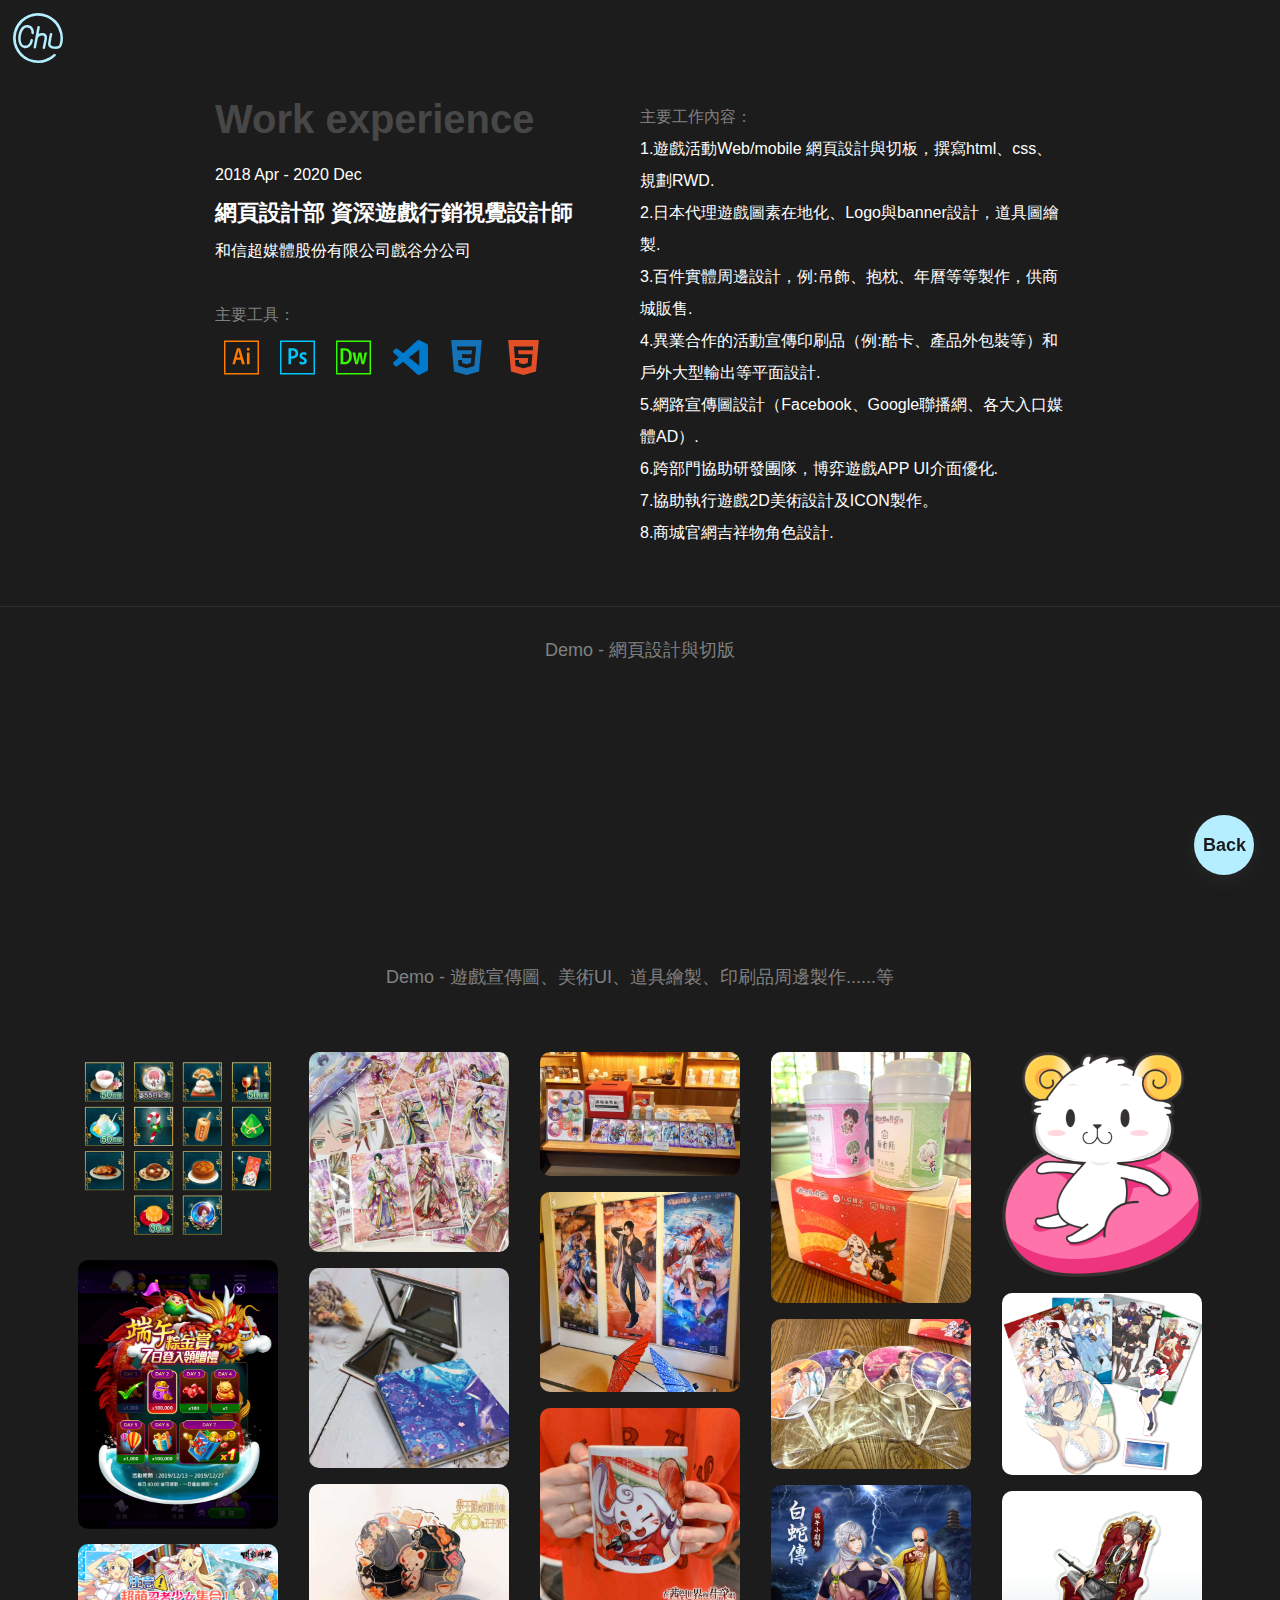
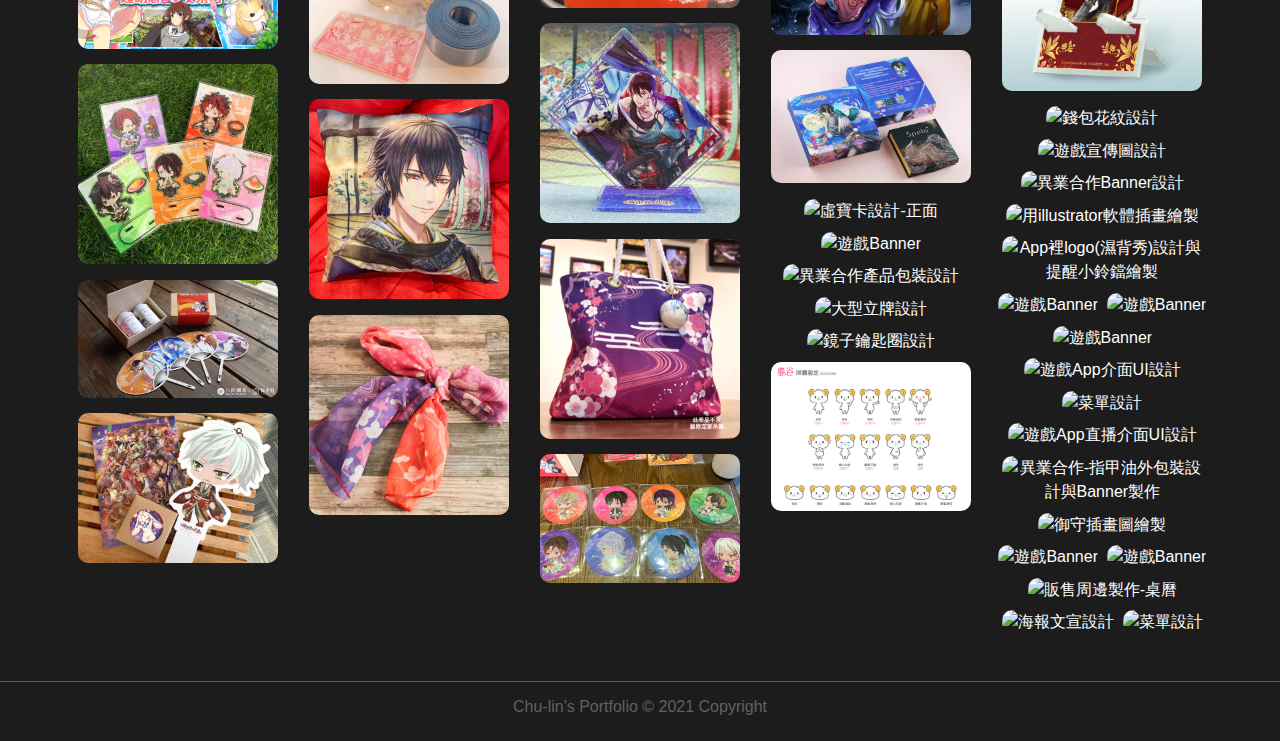
<file: workFuntown.html>
<!DOCTYPE html>
<html lang="zh-Hant-TW">
  <head>
    <meta charset="UTF-8" />
    <meta http-equiv="X-UA-Compatible" content="IE=edge" />
    <meta name="viewport" content="width=device-width, initial-scale=1.0" />
    <meta
      name="description"
      content="阮楚琳作品集網站，運用網頁設計與Css、Html、Jquery...等程式撰寫，獨立製作過往經歷的分享。"
    />
    <title>Chu-lin's portfolio</title>

    <meta property="og:site_name" content="Chu-lin's portfolio" />

    <meta property="og:type" content="website" />
    <meta property="og:title" content="Chu-lin's portfolio" />
    <meta
      property="og:description"
      content="阮楚琳作品集網站，運用網頁設計與Css、Html、Jquery...等程式撰寫，獨立製作過往經歷的分享。"
    />
    <meta
      property="og:image"
      content="https://chu000.github.io/Chulin/images/cover.png"
    />
    <meta property="og:image:type" content="image/png" />
    <meta property="og:image:width" content="1080px" />
    <meta property="og:image:height" content="520px" />
    <meta
      property="og:url"
      content="https://chu000.github.io/Chulin/home.html"
    />
    <meta name="viewport" content="width=device-width, initial-scale=1" />
    <link rel="canonical" href="https://chu000.github.io/Chulin/home.html" />
    <!-- for swiper link css -->
    <link rel="stylesheet" href="./css/swiper-bundle.min.css" type="text/css" />
    <!-- <link rel="stylesheet" href="https://unpkg.com/swiper/swiper-bundle.min.css" /> -->
    <link rel="stylesheet" href="./css/reset.css" type="text/css" />
    <link rel="stylesheet" href="./css/layout_desktop.css" type="text/css" />
    <link rel="stylesheet" href="./css/layout_mobile.css" type="text/css" />
    <link rel="stylesheet" href="./css/for_swiper.css" type="text/css" />
    <link rel="stylesheet" href="./css/for_boos.css" type="text/css" />
  </head>

  <body>
    <a href="home.html">
      <div class="back">
        <p>Back</p>
      </div>
    </a>

    <div class="goTOP">
      <p>TOP</p>
    </div>
    <nav>
      <div class="navbar">
        <a href="home.html">
          <svg class="logo">
            <use xlink:href="./icomoon/symbol-defs.svg#icon-chu-logo"></use>
          </svg>
        </a>
        <svg class="menu">
          <use xlink:href="./icomoon/symbol-defs.svg#icon-menu"></use>
        </svg>
      </div>
    </nav>
    <div class="navbarM">
      <svg class="close">
        <use xlink:href="./icomoon/symbol-defs.svg#icon-close"></use>
      </svg>
      <ul class="navListM">
        <a href="home.html">
          <li>Home</li>
        </a>
        <a href="home.html">
          <li>About</li>
        </a>
        <a href="home.html">
          <li>Work experience</li>
        </a>
        <a href="home.html">
          <li>Performances experience</li>
        </a>
        <a href="home.html">
          <li>Hobby</li>
        </a>
      </ul>
    </div>

    <div class="container">
      <div class="row workContent">
        <div class="workTitle col-12 col-lg-6">
          <h2>Work experience</h2>
          <p>2018 Apr - 2020 Dec</p>
          <h3>網頁設計部 資深遊戲行銷視覺設計師</h3>
          <p>和信超媒體股份有限公司戲谷分公司</p>
          <br />
          <p class="maingray50">主要工具：</p>

          <svg class="skills-icon col-3 col-sm-2 col-xl-2">
            <use
              xlink:href="./icomoon/symbol-defs.svg#icon-adobeillustrator"
            ></use>
          </svg>
          <svg class="skills-icon col-3 col-sm-2 col-xl-2">
            <use
              xlink:href="./icomoon/symbol-defs.svg#icon-adobephotoshop"
            ></use>
          </svg>

          <svg class="skills-icon col-3 col-sm-2 col-xl-2">
            <use
              xlink:href="./icomoon/symbol-defs.svg#icon-adobedreamweaver"
            ></use>
          </svg>
          <svg class="skills-icon col-3 col-sm-2 col-xl-2">
            <use
              xlink:href="./icomoon/symbol-defs.svg#icon-visualstudiocode"
            ></use>
          </svg>
          <svg class="skills-icon col-3 col-sm-2 col-xl-2">
            <use xlink:href="./icomoon/symbol-defs.svg#icon-css3"></use>
          </svg>
          <svg class="skills-icon col-3 col-xl-2">
            <use xlink:href="./icomoon/symbol-defs.svg#icon-html5"></use>
          </svg>
        </div>
        <div class="workarticle col-12 col-lg-6">
          <p class="maingray50 mt-10">主要工作內容：</p>
          <p>
            1.遊戲活動Web/mobile 網頁設計與切板，撰寫html、css、規劃RWD.
            <br />
            2.日本代理遊戲圖素在地化、Logo與banner設計，道具圖繪製.
            <br />
            3.百件實體周邊設計，例:吊飾、抱枕、年曆等等製作，供商城販售.
            <br />
            4.異業合作的活動宣傳印刷品（例:酷卡、產品外包裝等）和戶外大型輸出等平面設計.
            <br />
            5.網路宣傳圖設計（Facebook、Google聯播網、各大入口媒體AD）.
            <br />
            6.跨部門協助研發團隊，博弈遊戲APP UI介面優化.
            <br />
            7.協助執行遊戲2D美術設計及ICON製作。
            <br />
            8.商城官網吉祥物角色設計.
          </p>
        </div>
      </div>
    </div>

    <!-- <div class="demo">Demo</div> -->
    <div class="botLine"></div>
    <div class="videoplace">
      <p class="STitle">Demo - 網頁設計與切版</p>
      <!-- <span class="maingray50">Demo</span>  -->
      <div class="row">
        <div class="workvideo col-l2 col-xl-4">
          <!-- <video src="./images/work20funtown/web (1).mp4" type="video/mp4" controls></video> -->
          <iframe
            src="https://www.youtube.com/embed/5xU3rtID388"
            frameborder="0"
            allow="accelerometer; autoplay; clipboard-write; encrypted-media; gyroscope; picture-in-picture"
            allowfullscreen
          ></iframe>
        </div>
        <div class="workvideo col-l2 col-xl-4">
          <!-- <video src="./images/work20funtown/web (2).mp4" type="video/mp4" controls></video> -->
          <iframe
            src="https://www.youtube.com/embed/fawYql-dpng"
            frameborder="0"
            allow="accelerometer; autoplay; clipboard-write; encrypted-media; gyroscope; picture-in-picture"
            allowfullscreen
          ></iframe>
        </div>

        <div class="workvideo col-l2 col-xl-4">
          <!-- <video src="./images/work20funtown/web (3).mp4" type="video/mp4" controls></video> -->
          <iframe
            src="https://www.youtube.com/embed/d3tXaJPxV3w"
            frameborder="0"
            allow="accelerometer; autoplay; clipboard-write; encrypted-media; gyroscope; picture-in-picture"
            allowfullscreen
          ></iframe>
        </div>
      </div>
    </div>
    <!-- <div class="botLine"></div>  -->
    <div class="container">
      <p class="STitle">
        Demo - 遊戲宣傳圖、美術UI、道具繪製、印刷品周邊製作......等
      </p>
      <div class="picBox">
        <img
          class="lazyload"
          data-src="./images/work20funtown/funPIC (9).png"
          alt="遊戲App內道具圖繪製"
        />
        <img
          class="lazyload"
          data-src="./images/work20funtown/funPIC (21).png"
          alt="遊戲App內活動的美術設定、背景繪製、標題設計、禮包圖繪製"
        />
        <img
          class="lazyload"
          data-src="./images/work20funtown/funPIC (10).png"
          alt="遊戲Banner"
        />
        <img
          class="lazyload"
          data-src="./images/work20funtown/funPIC (6).jpg"
          alt="販售周邊-壓克力立牌與食物插畫繪製"
        />
        <img
          class="lazyload"
          data-src="./images/work20funtown/funPIC (1).jpg"
          alt="行銷周邊設計-扇子、茶罐腰封"
        />
        <img
          class="lazyload"
          data-src="./images/work20funtown/funPIC (2).jpg"
          alt="行銷周邊設計製作-L夾、杯墊、立牌"
        />
        <img
          class="lazyload"
          data-src="./images/work20funtown/funPIC (3).jpg"
          alt="寫真卡製作"
        />
        <img
          class="lazyload"
          data-src="./images/work20funtown/funPIC (4).jpg"
          alt="販售周邊-鏡子花紋設計"
        />
        <img
          class="lazyload"
          data-src="./images/work20funtown/funPIC (5).jpg"
          alt="販售周邊-壓克力花圈設計"
        />

        <img
          class="lazyload"
          data-src="./images/work20funtown/funPIC (7).jpg"
          alt="販售周邊製作-抱枕"
        />
        <img
          class="lazyload"
          data-src="./images/work20funtown/funPIC (8).jpg"
          alt="販售周邊設計-絲巾花紋"
        />
        <img
          class="lazyload"
          data-src="./images/work20funtown/funPIC (9).jpg"
          alt="異業合作店家周邊物展示"
        />
        <img
          class="lazyload"
          data-src="./images/work20funtown/funPIC (10).jpg"
          alt="掛軸設計製作"
        />
        <img
          class="lazyload"
          data-src="./images/work20funtown/funPIC (11).jpg"
          alt="馬克杯設計製作"
        />
        <img
          class="lazyload"
          data-src="./images/work20funtown/funPIC (12).jpg"
          alt="立牌設計製作"
        />
        <img
          class="lazyload"
          data-src="./images/work20funtown/funPIC (13).jpg"
          alt="販售周邊設計-帆布包花紋設計"
        />
        <img
          class="lazyload"
          data-src="./images/work20funtown/funPIC (14).jpg"
          alt="杯墊設計製作"
        />
        <img
          class="lazyload"
          data-src="./images/work20funtown/funPIC (15).jpg"
          alt="茶罐與外盒的腰封設計"
        />
        <img
          class="lazyload"
          data-src="./images/work20funtown/funPIC (16).jpg"
          alt="扇子設計"
        />
        <img
          class="lazyload"
          data-src="./images/work20funtown/funPIC (19).jpg"
          alt="合成圖製作與文字設計"
        />
        <img
          class="lazyload"
          data-src="./images/work20funtown/funPIC (20).jpg"
          alt="異業合作產品包裝設計"
        />
        <img
          class="lazyload"
          data-src="./images/work20funtown/funPIC (21).jpg"
          alt="虛寶卡設計-正面"
        />
        <img
          class="lazyload"
          data-src="./images/work20funtown/funPIC (22).jpg"
          alt="遊戲Banner"
        />
        <img
          class="lazyload"
          data-src="./images/work20funtown/funPIC (23).jpg"
          alt="異業合作產品包裝設計"
        />
        <img
          class="lazyload"
          data-src="./images/work20funtown/funPIC (24).jpg"
          alt="大型立牌設計"
        />
        <img
          class="lazyload"
          data-src="./images/work20funtown/funPIC (25).jpg"
          alt="鏡子鑰匙圈設計"
        />
        <img
          class="lazyload"
          data-src="./images/work20funtown/funPIC (26).jpg"
          alt="網站吉祥物-咩寶的角色設計"
        />
        <img
          class="lazyload"
          data-src="./images/work20funtown/funPIC (23).png"
          alt="網站吉祥物-咩寶的角色設計"
        />
        <img
          class="lazyload"
          data-src="./images/work20funtown/funPIC (1).png"
          alt="滑鼠墊、立牌、海報製作"
        />
        <img
          class="lazyload"
          data-src="./images/work20funtown/funPIC (2).png"
          alt="立牌設計與模擬圖製作"
        />
        <img
          class="lazyload"
          data-src="./images/work20funtown/funPIC (3).png"
          alt="錢包花紋設計"
        />
        <img
          class="lazyload"
          data-src="./images/work20funtown/funPIC (4).png"
          alt="遊戲宣傳圖設計"
        />
        <img
          class="lazyload"
          data-src="./images/work20funtown/funPIC (5).png"
          alt="異業合作Banner設計"
        />
        <img
          class="lazyload"
          data-src="./images/work20funtown/funPIC (6).png"
          alt="用illustrator軟體插畫繪製"
        />
        <img
          class="lazyload"
          data-src="./images/work20funtown/funPIC (7).png"
          alt="App裡logo(濕背秀)設計與提醒小鈴鐺繪製"
        />
        <img
          class="lazyload"
          data-src="./images/work20funtown/funPIC (8).png"
          alt="遊戲Banner"
        />
        <img
          class="lazyload"
          data-src="./images/work20funtown/funPIC (11).png"
          alt="遊戲Banner"
        />
        <img
          class="lazyload"
          data-src="./images/work20funtown/funPIC (12).png"
          alt="遊戲Banner"
        />
        <img
          class="lazyload"
          data-src="./images/work20funtown/funPIC (13).png"
          alt="遊戲App介面UI設計"
        />
        <img
          class="lazyload"
          data-src="./images/work20funtown/funPIC (14).png"
          alt="菜單設計"
        />
        <img
          class="lazyload"
          data-src="./images/work20funtown/funPIC (15).png"
          alt="遊戲App直播介面UI設計"
        />
        <img
          class="lazyload"
          data-src="./images/work20funtown/funPIC (16).png"
          alt="異業合作-指甲油外包裝設計與Banner製作"
        />
        <img
          class="lazyload"
          data-src="./images/work20funtown/funPIC (17).png"
          alt="御守插畫圖繪製"
        />
        <img
          class="lazyload"
          data-src="./images/work20funtown/funPIC (19).png"
          alt="遊戲Banner"
        />
        <img
          class="lazyload"
          data-src="./images/work20funtown/funPIC (20).png"
          alt="遊戲Banner"
        />
        <img
          class="lazyload"
          data-src="./images/work20funtown/funPIC (22).png"
          alt="販售周邊製作-桌曆"
        />
        <img
          class="lazyload"
          data-src="./images/work20funtown/funPIC (17).jpg"
          alt="海報文宣設計"
        />
        <img
          class="lazyload"
          data-src="./images/work20funtown/funPIC (18).jpg"
          alt="菜單設計"
        />
      </div>
    </div>

    <div class="bottomplace">
      <footer>
        <div class="footerbg">Chu-lin's Portfolio © 2021 Copyright</div>
      </footer>
    </div>

    <!-- for swiper link  js  -->
    <!-- <script src="./js/swiper-bundle.min.js"></script> -->
    <script src="https://unpkg.com/swiper/swiper-bundle.min.js"></script>
    <!-- <script src="./js/jquery-3.5.1.js"></script> -->
    <script
      src="https://code.jquery.com/jquery-3.5.1.js"
      integrity="sha256-QWo7LDvxbWT2tbbQ97B53yJnYU3WhH/C8ycbRAkjPDc="
      crossorigin="anonymous"
    ></script>
    <script src="./js/lazysizes.min.js"></script>
    <script>
      // 手機版菜單點出--------------------

      $('.menu').click(function () {
        $('.navbarM').css('transform', 'translate3d(0px,0px,0px)')
      })
      $('.close').click(function () {
        $('.navbarM').css('transform', 'translate3d(-1200px,0px,0px)')
      })

      //---------------------------------手機版的nav的表 第幾個跳第幾個-----------------------
      $('.navListM li').click(function () {
        // mobile在nav取LI第幾個的值
        let navLi = $('.navListM li').index(this)

        localStorage.localIndex = navLi
        //回到主頁給他 傳數值 指定到第幾頁
      })

      // pop圖片------------------------------------------
      $('.picBox img').click(function () {
        // 定義 取出圖片位置的值
        let imgSrc = $(this).attr('src')
        let imgAlt = $(this).attr('alt')
        console.log('call', imgSrc)
        console.log('call', imgAlt)
        // 在body增加div
        $('body').append(` 
         <div class="popup"></div>
    <div class="popBox">
        <img class="lazyload" data-src="" alt="">
        <svg  class="popclose"><use xlink:href="./icomoon/symbol-defs.svg#icon-close"></use>  </svg>
        <p></p>
    </div>
    
`)
        // 換圖
        $('.popBox img').attr('src', imgSrc)
        // 換字
        $('.popBox p').text(imgAlt)
        // 關閉
        $('.popclose').click(function () {
          console.log('hi')
          $('.popup').remove()
          $('.popBox').remove()
        })
        // 點擊黑遮罩關閉
        $('.popup').click(function () {
          $('.popup').remove()
          $('.popBox').remove()
        })
      })
      // 到達一定位置跑出
      $(window).scroll(function () {
        // console.log('scroll',$(this).scrollTop())

        if ($(this).scrollTop() > 800) {
          $('.goTOP').css('transform', 'translateX(0px)')
        } else {
          $('.goTOP').css('transform', 'translateX(100px)')
        }
      })
      // 點了跑上去TOP
      $('.goTOP').click(function () {
        $('html,body').animate(
          {
            scrollTop: 0,
          },
          700,
        )
      })

      // 點back 回到主頁給他  pageIndex,的數值----  前面通过点击a标签跳转到index.html指定某个slide位置

      $('.back').click(function () {
        /* 存储名字为 localIndex , 值为 1 的变量 如下两种方法 */
        localStorage.localIndex = 2
      })
    </script>
  </body>
</html>
</file>
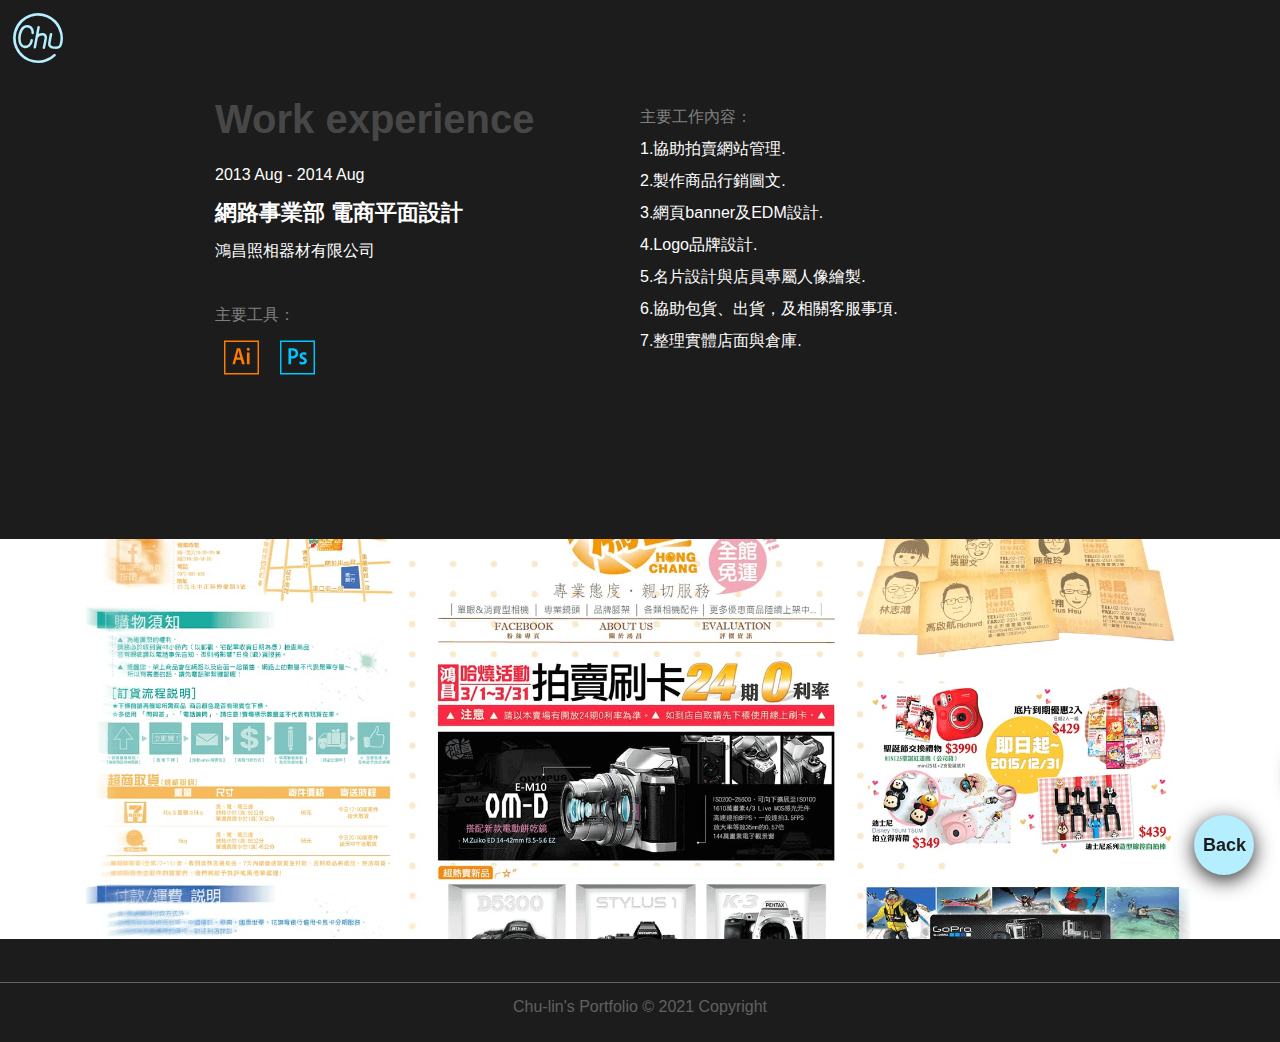
<file: workHong(mobile).html>
<!DOCTYPE html>
<html lang="zh-Hant-TW">
  <head>
    <meta charset="UTF-8" />
    <meta http-equiv="X-UA-Compatible" content="IE=edge" />
    <meta name="viewport" content="width=device-width, initial-scale=1.0" />
    <meta
      name="description"
      content="阮楚琳作品集網站，運用網頁設計與Css、Html、Jquery...等程式撰寫，獨立製作過往經歷的分享。"
    />
    <title>Chu-lin's portfolio</title>

    <meta property="og:site_name" content="Chu-lin's portfolio" />

    <meta property="og:type" content="website" />
    <meta property="og:title" content="Chu-lin's portfolio" />
    <meta
      property="og:description"
      content="阮楚琳作品集網站，運用網頁設計與Css、Html、Jquery...等程式撰寫，獨立製作過往經歷的分享。"
    />
    <meta
      property="og:image"
      content="https://chu000.github.io/Chulin/images/cover.png"
    />
    <meta property="og:image:type" content="image/png" />
    <meta property="og:image:width" content="1080px" />
    <meta property="og:image:height" content="520px" />
    <meta
      property="og:url"
      content="https://chu000.github.io/Chulin/home.html"
    />
    <meta name="viewport" content="width=device-width, initial-scale=1" />
    <link rel="canonical" href="https://chu000.github.io/Chulin/home.html" />
    <!-- for swiper link css -->
    <link rel="stylesheet" href="./css/swiper-bundle.min.css" type="text/css" />
    <!-- <link rel="stylesheet" href="https://unpkg.com/swiper/swiper-bundle.min.css" /> -->
    <link rel="stylesheet" href="./css/reset.css" type="text/css" />
    <link rel="stylesheet" href="./css/layout_desktop.css" type="text/css" />
    <link rel="stylesheet" href="./css/layout_mobile.css" type="text/css" />
    <link rel="stylesheet" href="./css/for_swiper.css" type="text/css" />
    <link rel="stylesheet" href="./css/for_boos.css" type="text/css" />
  </head>

  <body>
    <a href="home.html">
      <div class="back">
        <p>Back</p>
      </div>
    </a>

    <div class="goTOP">
      <p>TOP</p>
    </div>
    <nav>
      <div class="navbar">
        <a href="home.html">
          <svg class="logo">
            <use xlink:href="./icomoon/symbol-defs.svg#icon-chu-logo"></use>
          </svg>
        </a>
        <svg class="menu">
          <use xlink:href="./icomoon/symbol-defs.svg#icon-menu"></use>
        </svg>
      </div>
    </nav>
    <div class="navbarM">
      <svg class="close">
        <use xlink:href="./icomoon/symbol-defs.svg#icon-close"></use>
      </svg>
      <ul class="navListM">
        <a href="home.html">
          <li>Home</li>
        </a>
        <a href="home.html">
          <li>About</li>
        </a>
        <a href="home.html">
          <li>Work experience</li>
        </a>
        <a href="home.html">
          <li>Performances experience</li>
        </a>
        <a href="home.html">
          <li>Hobby</li>
        </a>
      </ul>
    </div>

    <div class="container">
      <div class="row workContent">
        <div class="workTitle col-12 col-lg-6">
          <h2>Work experience</h2>
          <p>2013 Aug - 2014 Aug</p>
          <h3>網路事業部 電商平面設計</h3>
          <p>鴻昌照相器材有限公司</p>
          <br />
          <p class="maingray50">主要工具：</p>

          <svg class="skills-icon col-3 col-sm-2 col-xl-2">
            <use
              xlink:href="./icomoon/symbol-defs.svg#icon-adobeillustrator"
            ></use>
          </svg>
          <svg class="skills-icon col-3 col-sm-2 col-xl-2">
            <use
              xlink:href="./icomoon/symbol-defs.svg#icon-adobephotoshop"
            ></use>
          </svg>
        </div>
        <div class="workarticle col-12 col-lg-6">
          <p class="maingray50 mt-10">主要工作內容：</p>
          <p>
            1.協助拍賣網站管理.
            <br />
            2.製作商品行銷圖文.
            <br />
            3.網頁banner及EDM設計.
            <br />
            4.Logo品牌設計.
            <br />
            5.名片設計與店員專屬人像繪製.
            <br />
            6.協助包貨、出貨，及相關客服事項.
            <br />
            7.整理實體店面與倉庫.
          </p>
        </div>
      </div>
    </div>

    <br />
    <div class="moworkIMG">
      <img src="./images/main_hong.jpg" />
    </div>

    <div class="bottomplace">
      <footer>
        <div class="footerbg">Chu-lin's Portfolio © 2021 Copyright</div>
      </footer>
    </div>

    <!-- for swiper link  js  -->
    <!-- <script src=" ./js/swiper-bundle.min.js "></script> -->
    <script src=" https://unpkg.com/swiper/swiper-bundle.min.js "></script>
    <!-- <script src=" ./js/jquery-3.5.1.js "></script> -->
    <script
      src=" https://code.jquery.com/jquery-3.5.1.js "
      integrity="
        sha256-QWo7LDvxbWT2tbbQ97B53yJnYU3WhH/C8ycbRAkjPDc="
      crossorigin=" anonymous "
    ></script>
    <script src=" ./js/lazysizes.min.js "></script>
    <script>
      // 手機版菜單點出--------------------

      $('.menu').click(function () {
        $('.navbarM').css('transform', 'translate3d(0px,0px,0px)')
      })
      $('.close').click(function () {
        $('.navbarM').css('transform', 'translate3d(-1200px,0px,0px)')
      })

      //---------------------------------手機版的nav的表 第幾個跳第幾個-----------------------
      $('.navListM li').click(function () {
        // mobile在nav取LI第幾個的值
        let navLi = $('.navListM li').index(this)

        localStorage.localIndex = navLi
        //回到主頁給他 傳數值 指定到第幾頁
      })

      // pop圖片------------------------------------------
      $('.picBox img').click(function () {
        // 定義 取出圖片位置的值
        let imgSrc = $(this).attr('src')
        let imgAlt = $(this).attr('alt')
        console.log('call', imgSrc)
        console.log('call', imgAlt)
        // 在body增加div
        $('body').append(` 
         <div class="popup"></div>
    <div class="popBox">
        <img class="lazyload" data-src="" alt="">
        <svg  class="popclose"><use xlink:href="./icomoon/symbol-defs.svg#icon-close"></use>  </svg>
        <p></p>
    </div>
    
`)
        // 換圖
        $('.popBox img').attr('src', imgSrc)
        // 換字
        $('.popBox p').text(imgAlt)
        // 關閉
        $('.popclose').click(function () {
          console.log('hi')
          $('.popup').remove()
          $('.popBox').remove()
        })
        // 點擊黑遮罩關閉
        $('.popup').click(function () {
          $('.popup').remove()
          $('.popBox').remove()
        })
      })
      // 到達一定位置跑出
      $(window).scroll(function () {
        // console.log('scroll',$(this).scrollTop())

        if ($(this).scrollTop() > 800) {
          $('.goTOP').css('transform', 'translateX(0px)')
        } else {
          $('.goTOP').css('transform', 'translateX(100px)')
        }
      })
      // 點了跑上去TOP
      $('.goTOP').click(function () {
        $(' html,body ').animate(
          {
            scrollTop: 0,
          },
          700,
        )
      })
      // 點back 回到主頁給他  pageIndex,的數值----

      $('.back').click(function () {
        /* 存储名字为 localIndex , 值为 1 的变量 如下两种方法 */
        localStorage.localIndex = 2
        //swiper.slideTo(3);
      })
    </script>
  </body>
</html>
</file>
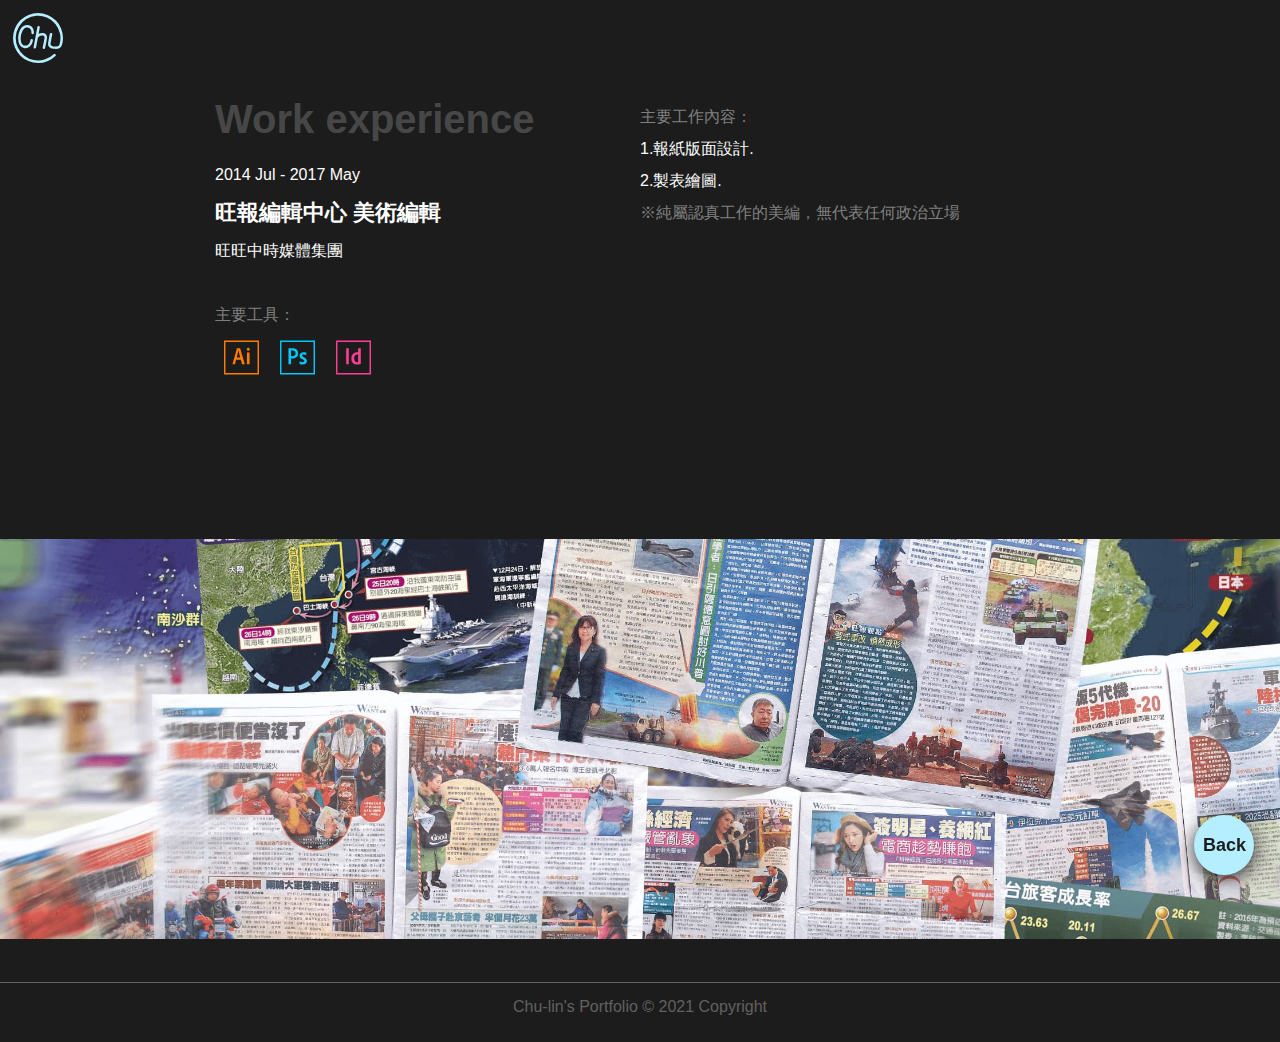
<file: workWant(mobile).html>
<!DOCTYPE html>
<html lang="zh-Hant-TW">
  <head>
    <meta charset="UTF-8" />
    <meta http-equiv="X-UA-Compatible" content="IE=edge" />
    <meta name="viewport" content="width=device-width, initial-scale=1.0" />
    <meta
      name="description"
      content="阮楚琳作品集網站，運用網頁設計與Css、Html、Jquery...等程式撰寫，獨立製作過往經歷的分享。"
    />
    <title>Chu-lin's portfolio</title>

    <meta property="og:site_name" content="Chu-lin's portfolio" />

    <meta property="og:type" content="website" />
    <meta property="og:title" content="Chu-lin's portfolio" />
    <meta
      property="og:description"
      content="阮楚琳作品集網站，運用網頁設計與Css、Html、Jquery...等程式撰寫，獨立製作過往經歷的分享。"
    />
    <meta
      property="og:image"
      content="https://chu000.github.io/Chulin/images/cover.png"
    />
    <meta property="og:image:type" content="image/png" />
    <meta property="og:image:width" content="1080px" />
    <meta property="og:image:height" content="520px" />
    <meta
      property="og:url"
      content="https://chu000.github.io/Chulin/home.html"
    />
    <meta name="viewport" content="width=device-width, initial-scale=1" />
    <link rel="canonical" href="https://chu000.github.io/Chulin/home.html" />
    <!-- for swiper link css -->
    <link rel="stylesheet" href="./css/swiper-bundle.min.css" type="text/css" />
    <!-- <link rel="stylesheet" href="https://unpkg.com/swiper/swiper-bundle.min.css" /> -->
    <link rel="stylesheet" href="./css/reset.css" type="text/css" />
    <link rel="stylesheet" href="./css/layout_desktop.css" type="text/css" />
    <link rel="stylesheet" href="./css/layout_mobile.css" type="text/css" />
    <link rel="stylesheet" href="./css/for_swiper.css" type="text/css" />
    <link rel="stylesheet" href="./css/for_boos.css" type="text/css" />
  </head>

  <body>
    <a href="home.html">
      <div class="back">
        <p>Back</p>
      </div>
    </a>

    <div class="goTOP">
      <p>TOP</p>
    </div>
    <nav>
      <div class="navbar">
        <a href="home.html">
          <svg class="logo">
            <use xlink:href="./icomoon/symbol-defs.svg#icon-chu-logo"></use>
          </svg>
        </a>
        <svg class="menu">
          <use xlink:href="./icomoon/symbol-defs.svg#icon-menu"></use>
        </svg>
      </div>
    </nav>
    <div class="navbarM">
      <svg class="close">
        <use xlink:href="./icomoon/symbol-defs.svg#icon-close"></use>
      </svg>
      <ul class="navListM">
        <a href="home.html">
          <li>Home</li>
        </a>
        <a href="home.html">
          <li>About</li>
        </a>
        <a href="home.html">
          <li>Work experience</li>
        </a>
        <a href="home.html">
          <li>Performances experience</li>
        </a>
        <a href="home.html">
          <li>Hobby</li>
        </a>
      </ul>
    </div>

    <div class="container">

     
       
     
      <div class="row workContent">
        <div class="workTitle col-12 col-lg-6">
          <h2>Work experience</h2>
          <p>2014 Jul - 2017 May</p>
          <h3>旺報編輯中心 美術編輯</h3>
          <p>旺旺中時媒體集團</p>
          <br />
          <p class="maingray50">主要工具：</p>

          <svg class="skills-icon col-3 col-sm-2 col-xl-2">
            <use
              xlink:href="./icomoon/symbol-defs.svg#icon-adobeillustrator"
            ></use>
          </svg>
          <svg class="skills-icon col-3 col-sm-2 col-xl-2">
            <use
              xlink:href="./icomoon/symbol-defs.svg#icon-adobephotoshop"
            ></use>
          </svg>
          <svg class="skills-icon col-3 col-sm-2 col-xl-2">
            <use
              xlink:href="./icomoon/symbol-defs.svg#icon-adobeindesign"
            ></use>
          </svg>
        </div>
        <div class="workarticle col-12 col-lg-6">
          <p class="maingray50 mt-10">主要工作內容：</p>
          <p>1.報紙版面設計.<br>2.製表繪圖.</p>
          <p class="maingray50">※純屬認真工作的美編，無代表任何政治立場</p>
        </div>
      </div>
    </div>

    <br>
    <div class="moworkIMG">
    <img src="./images/main_want.jpg" alt=""  >
  </div> 

    <div class="bottomplace">
      <footer>
        <div class="footerbg">Chu-lin's Portfolio © 2021 Copyright</div>
      </footer>
    </div>

    <!-- for swiper link  js  -->
    <!-- <script src=" ./js/swiper-bundle.min.js "></script> -->
    <script src=" https://unpkg.com/swiper/swiper-bundle.min.js "></script>
    <!-- <script src=" ./js/jquery-3.5.1.js "></script> -->
    <script
      src=" https://code.jquery.com/jquery-3.5.1.js "
      integrity="
        sha256-QWo7LDvxbWT2tbbQ97B53yJnYU3WhH/C8ycbRAkjPDc="
      crossorigin=" anonymous "
    ></script>
    <script src=" ./js/lazysizes.min.js "></script>
    <script>
      // 手機版菜單點出--------------------

      $('.menu').click(function () {
        $('.navbarM').css('transform', 'translate3d(0px,0px,0px)')
      })
      $('.close').click(function () {
        $('.navbarM').css('transform', 'translate3d(-1200px,0px,0px)')
      })

      //---------------------------------手機版的nav的表 第幾個跳第幾個-----------------------
      $('.navListM li').click(function () {
        // mobile在nav取LI第幾個的值
        let navLi = $('.navListM li').index(this)

        localStorage.localIndex = navLi
        //回到主頁給他 傳數值 指定到第幾頁
      })

      // pop圖片------------------------------------------
      $('.picBox img').click(function () {
        // 定義 取出圖片位置的值
        let imgSrc = $(this).attr('src')
        let imgAlt = $(this).attr('alt')
        console.log('call', imgSrc)
        console.log('call', imgAlt)
        // 在body增加div
        $('body').append(` 
         <div class="popup"></div>
    <div class="popBox">
        <img class="lazyload" data-src="" alt="">
        <svg  class="popclose"><use xlink:href="./icomoon/symbol-defs.svg#icon-close"></use>  </svg>
        <p></p>
    </div>
    
`)
        // 換圖
        $('.popBox img').attr('src', imgSrc)
        // 換字
        $('.popBox p').text(imgAlt)
        // 關閉
        $('.popclose').click(function () {
          console.log('hi')
          $('.popup').remove()
          $('.popBox').remove()
        })
        // 點擊黑遮罩關閉
        $('.popup').click(function () {
          $('.popup').remove()
          $('.popBox').remove()
        })
      })
      // 到達一定位置跑出
      $(window).scroll(function () {
        // console.log('scroll',$(this).scrollTop())

        if ($(this).scrollTop() > 800) {
          $('.goTOP').css('transform', 'translateX(0px)')
        } else {
          $('.goTOP').css('transform', 'translateX(100px)')
        }
      })
      // 點了跑上去TOP
      $('.goTOP').click(function () {
        $(' html,body ').animate(
          {
            scrollTop: 0,
          },
          700,
        )
      })
      // 點back 回到主頁給他  pageIndex,的數值----

      $('.back').click(function () {
        /* 存储名字为 localIndex , 值为 1 的变量 如下两种方法 */
        localStorage.localIndex = 2
        //swiper.slideTo(3);
      })
    </script>
  </body>
</html>
</file>
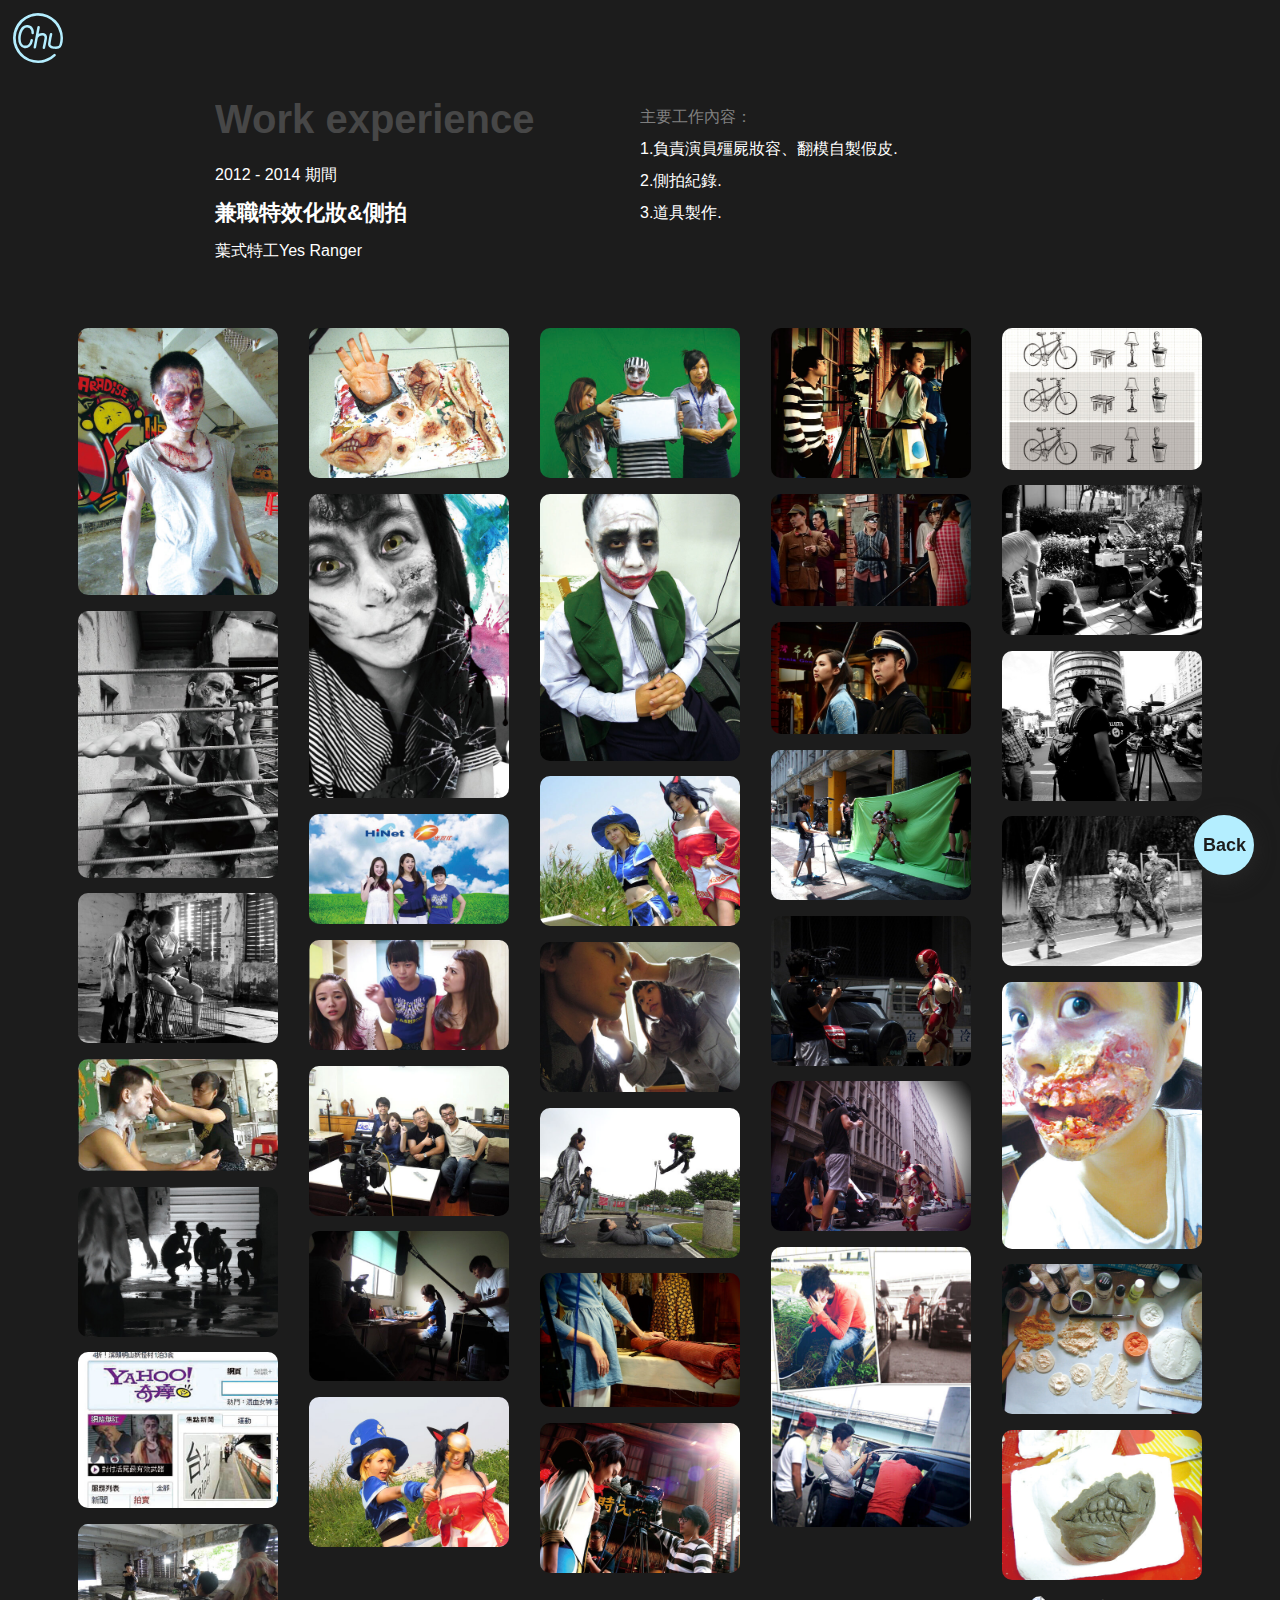
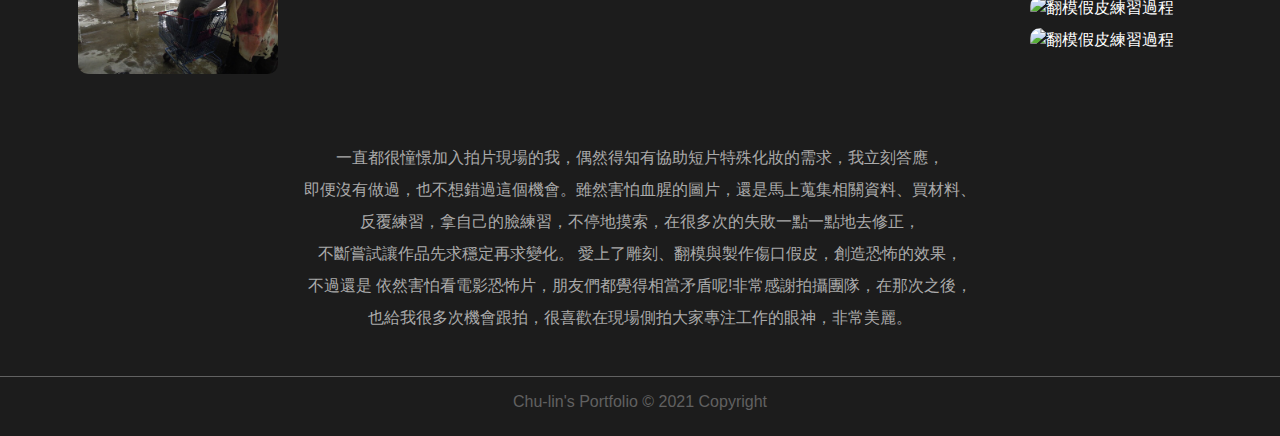
<file: workYes.html>
<!DOCTYPE html>
<html lang="zh-Hant-TW">
  <head>
    <meta charset="UTF-8" />
    <meta http-equiv="X-UA-Compatible" content="IE=edge" />
    <meta name="viewport" content="width=device-width, initial-scale=1.0" />
    <meta
      name="description"
      content="阮楚琳作品集網站，運用網頁設計與Css、Html、Jquery...等程式撰寫，獨立製作過往經歷的分享。"
    />
    <title>Chu-lin's portfolio</title>

    <meta property="og:site_name" content="Chu-lin's portfolio" />

    <meta property="og:type" content="website" />
    <meta property="og:title" content="Chu-lin's portfolio" />
    <meta
      property="og:description"
      content="阮楚琳作品集網站，運用網頁設計與Css、Html、Jquery...等程式撰寫，獨立製作過往經歷的分享。"
    />
    <meta
      property="og:image"
      content="https://chu000.github.io/Chulin/images/cover.png"
    />
    <meta property="og:image:type" content="image/png" />
    <meta property="og:image:width" content="1080px" />
    <meta property="og:image:height" content="520px" />
    <meta
      property="og:url"
      content="https://chu000.github.io/Chulin/home.html"
    />
    <meta name="viewport" content="width=device-width, initial-scale=1" />
    <link rel="canonical" href="https://chu000.github.io/Chulin/home.html" />
    <!-- for swiper link css -->
    <link rel="stylesheet" href="./css/swiper-bundle.min.css" type="text/css" />
    <!-- <link rel="stylesheet" href="https://unpkg.com/swiper/swiper-bundle.min.css" /> -->
    <link rel="stylesheet" href="./css/reset.css" type="text/css" />
    <link rel="stylesheet" href="./css/layout_desktop.css" type="text/css" />
    <link rel="stylesheet" href="./css/layout_mobile.css" type="text/css" />
    <link rel="stylesheet" href="./css/for_swiper.css" type="text/css" />
    <link rel="stylesheet" href="./css/for_boos.css" type="text/css" />
  </head>

  <body>
    <a href="home.html">
      <div class="back">
        <p>Back</p>
      </div>
    </a>

    <div class="goTOP">
      <p>TOP</p>
    </div>
    <nav>
      <div class="navbar">
        <a href="home.html">
          <svg class="logo">
            <use xlink:href="./icomoon/symbol-defs.svg#icon-chu-logo"></use>
          </svg>
        </a>
        <svg class="menu">
          <use xlink:href="./icomoon/symbol-defs.svg#icon-menu"></use>
        </svg>
      </div>
    </nav>
    <div class="navbarM">
      <svg class="close">
        <use xlink:href="./icomoon/symbol-defs.svg#icon-close"></use>
      </svg>
      <ul class="navListM">
        <a href="home.html">
          <li>Home</li>
        </a>
        <a href="home.html">
          <li>About</li>
        </a>
        <a href="home.html">
          <li>Work experience</li>
        </a>
        <a href="home.html">
          <li>Performances experience</li>
        </a>
        <a href="home.html">
          <li>Hobby</li>
        </a>
      </ul>
    </div>

    <div class="container">
      <div class="row workContent">
        <div class="workTitle col-12 col-lg-6">
          <h2>Work experience</h2>
          <p>2012 - 2014 期間</p>
          <h3>兼職特效化妝&側拍</h3>
          <p>葉式特工Yes Ranger</p>

        </div>
        <div class="workarticle col-12 col-lg-6 ">
          <p class="maingray50 mt-10">主要工作內容：</p>
          <p>
            1.負責演員殭屍妝容、翻模自製假皮.
            <br>
            2.側拍紀錄.
            <br>
            3.道具製作.
          </p>
<!-- 
          <p class="maingray50">主要工具：</p>
          <p >特效化妝、攝影</p> -->
        </div>
      </div>
    </div>

    <!-- <div class="demo">Demo</div> -->
    <!-- <div class="botLine"></div> -->

    <div class="container">
      
      <!-- <p class="STitle">Demo - 網站UI介面、LOGO設計、賽式活動平面設計、提案簡報製作......等 </p> -->
      <div class="picBox">
        <img
          alt="協助特效化妝"
          class="lazyload"
          data-src="./images/work14yes/yes (1).jpg"
        />
        <img
          alt="協助特效化妝與攝影"
          class="lazyload"
          data-src="./images/work14yes/yes (2).jpg"
        />
        <img
          alt="側拍攝影"
          class="lazyload"
          data-src="./images/work14yes/yes (3).jpg"
        />
        <img
          alt="協助特效化妝過程"
          class="lazyload"
          data-src="./images/work14yes/yes (4).jpg"
        />
        <img
          alt="側拍攝影"
          class="lazyload"
          data-src="./images/work14yes/yes (5).jpg"
        />
        <img
          alt="協助特效化妝的影片上yahoo首頁"
          class="lazyload"
          data-src="./images/work14yes/yes (6).jpg"
        />
        <img
          alt="側拍攝影"
          class="lazyload"
          data-src="./images/work14yes/yes (7).jpg"
        />
        <img
          alt="翻模假皮"
          class="lazyload"
          data-src="./images/work14yes/yes (8).jpg"
        />

        <img
          alt="翻模假皮測試過程"
          class="lazyload"
          data-src="./images/work14yes/yes (14).jpg"
        />
        <img
          alt="協助影片拍攝"
          class="lazyload"
          data-src="./images/work14yes/yes (15).jpg"
        />
        <img
          alt="協助影片拍攝"
          class="lazyload"
          data-src="./images/work14yes/yes (16).jpg"
        />
        <img
          alt="側拍攝影"
          class="lazyload"
          data-src="./images/work14yes/yes (17).jpg"
        />
        <img
          alt="側拍攝影"
          class="lazyload"
          data-src="./images/work14yes/yes (18).jpg"
        />
        <img
          alt="側拍攝影"
          class="lazyload"
          data-src="./images/work14yes/yes (19).jpg"
        />
        <img
          alt="側拍攝影"
          class="lazyload"
          data-src="./images/work14yes/yes (20).jpg"
        />
        <img
          alt="協助特效化妝"
          class="lazyload"
          data-src="./images/work14yes/yes (21).jpg"
        />
        <img
          alt="側拍攝影"
          class="lazyload"
          data-src="./images/work14yes/yes (22).jpg"
        />
        <img
          alt="協助假髮貼黏"
          class="lazyload"
          data-src="./images/work14yes/yes (23).jpg"
        />
        <img
          alt="側拍攝影"
          class="lazyload"
          data-src="./images/work14yes/yes (24).jpg"
        />
        <img
          alt="側拍攝影"
          class="lazyload"
          data-src="./images/work14yes/yes (25).jpg"
        />
        <img
          alt="側拍攝影"
          class="lazyload"
          data-src="./images/work14yes/yes (26).jpg"
        />
        <img
          alt="側拍攝影"
          class="lazyload"
          data-src="./images/work14yes/yes (27).jpg"
        />
        <img
          alt="側拍攝影"
          class="lazyload"
          data-src="./images/work14yes/yes (28).jpg"
        />
        <img
          alt="側拍攝影"
          class="lazyload"
          data-src="./images/work14yes/yes (29).jpg"
        />
        <img
          alt="側拍攝影"
          class="lazyload"
          data-src="./images/work14yes/yes (30).jpg"
        />
        <img
          alt="側拍攝影"
          class="lazyload"
          data-src="./images/work14yes/yes (31).jpg"
        />
        <img
          alt="側拍攝影"
          class="lazyload"
          data-src="./images/work14yes/yes (32).jpg"
        />
        <img
          alt="側拍攝影"
          class="lazyload"
          data-src="./images/work14yes/yes (33).jpg"
        />
        <img
          alt="協助影片插圖繪製"
          class="lazyload"
          data-src="./images/work14yes/yes (34).jpg"
        />
        <img
          alt="側拍攝影"
          class="lazyload"
          data-src="./images/work14yes/yes (35).jpg"
        />
        <img
          alt="側拍攝影"
          class="lazyload"
          data-src="./images/work14yes/yes (36).jpg"
        />
        <img
          alt="側拍攝影"
          class="lazyload"
          data-src="./images/work14yes/yes (37).jpg"
        />
        <img
          alt="翻模假皮測試過程"
          class="lazyload"
          data-src="./images/work14yes/yes (9).jpg"
        />
        <img
          alt="翻模假皮工具"
          class="lazyload"
          data-src="./images/work14yes/yes (10).jpg"
        />
        <img
          alt="翻模假皮練習過程"
          class="lazyload"
          data-src="./images/work14yes/yes (11).jpg"
        />
        <img
          alt="翻模假皮練習過程"
          class="lazyload"
          data-src="./images/work14yes/yes (12).jpg"
        />
        <img
          alt="翻模假皮練習過程"
          class="lazyload"
          data-src="./images/work14yes/yes (13).jpg"
        />
      </div>

 <div class="notebox">
      <p>一直都很憧憬加入拍片現場的我，偶然得知有協助短片特殊化妝的需求，我立刻答應，即便沒有做過，也不想錯過這個機會。雖然害怕血腥的圖片，還是馬上蒐集相關資料、買材料、反覆練習，拿自己的臉練習，不停地摸索，在很多次的失敗一點一點地去修正，不斷嘗試讓作品先求穩定再求變化。
        愛上了雕刻、翻模與製作傷口假皮，創造恐怖的效果，不過還是 依然害怕看電影恐怖片，朋友們都覺得相當矛盾呢!非常感謝拍攝團隊，在那次之後，也給我很多次機會跟拍，很喜歡在現場側拍大家專注工作的眼神，非常美麗。 </p>
      </div>

    </div>

    <div class="bottomplace">
      <footer>
        <div class="footerbg">Chu-lin's Portfolio © 2021 Copyright</div>
      </footer>
    </div>

    <!-- for swiper link  js  -->
    <!-- <script src=" ./js/swiper-bundle.min.js "></script> -->
    <script src=" https://unpkg.com/swiper/swiper-bundle.min.js "></script>
    <!-- <script src=" ./js/jquery-3.5.1.js "></script> -->
    <script
      src=" https://code.jquery.com/jquery-3.5.1.js "
      integrity="
        sha256-QWo7LDvxbWT2tbbQ97B53yJnYU3WhH/C8ycbRAkjPDc="
      crossorigin=" anonymous "
    ></script>
    <script src=" ./js/lazysizes.min.js "></script>
    <script>
      // 手機版菜單點出--------------------

      $('.menu').click(function () {
        $('.navbarM').css('transform', 'translate3d(0px,0px,0px)')
      })
      $('.close').click(function () {
        $('.navbarM').css('transform', 'translate3d(-1200px,0px,0px)')
      })

      //---------------------------------手機版的nav的表 第幾個跳第幾個-----------------------
      $('.navListM li').click(function () {
        // mobile在nav取LI第幾個的值
        let navLi = $('.navListM li').index(this)

        localStorage.localIndex = navLi
        //回到主頁給他 傳數值 指定到第幾頁
      })

      // pop圖片------------------------------------------
      $('.picBox img').click(function () {
        // 定義 取出圖片位置的值
        let imgSrc = $(this).attr('src')
        let imgAlt = $(this).attr('alt')
        console.log('call', imgSrc)
        console.log('call', imgAlt)
        // 在body增加div
        $('body').append(` 
         <div class="popup"></div>
    <div class="popBox">
        <img class="lazyload" data-src="" alt="">
        <svg  class="popclose"><use xlink:href="./icomoon/symbol-defs.svg#icon-close"></use>  </svg>
        <p></p>
    </div>
    
`)
        // 換圖
        $('.popBox img').attr('src', imgSrc)
        // 換字
        $('.popBox p').text(imgAlt)
        // 關閉
        $('.popclose').click(function () {
          console.log('hi')
          $('.popup').remove()
          $('.popBox').remove()
        })
        // 點擊黑遮罩關閉
        $('.popup').click(function () {
          $('.popup').remove()
          $('.popBox').remove()
        })
      })
      // 到達一定位置跑出
      $(window).scroll(function () {
        // console.log('scroll',$(this).scrollTop())

        if ($(this).scrollTop() > 800) {
          $('.goTOP').css('transform', 'translateX(0px)')
        } else {
          $('.goTOP').css('transform', 'translateX(100px)')
        }
      })
      // 點了跑上去TOP
      $('.goTOP').click(function () {
        $(' html,body ').animate(
          {
            scrollTop: 0,
          },
          700,
        )
      })
      // 點back 回到主頁給他  pageIndex,的數值----

      $('.back').click(function () {
        /* 存储名字为 localIndex , 值为 1 的变量 如下两种方法 */
        localStorage.localIndex = 2
        //swiper.slideTo(3);
      })
    </script>
  </body>
</html>
</file>
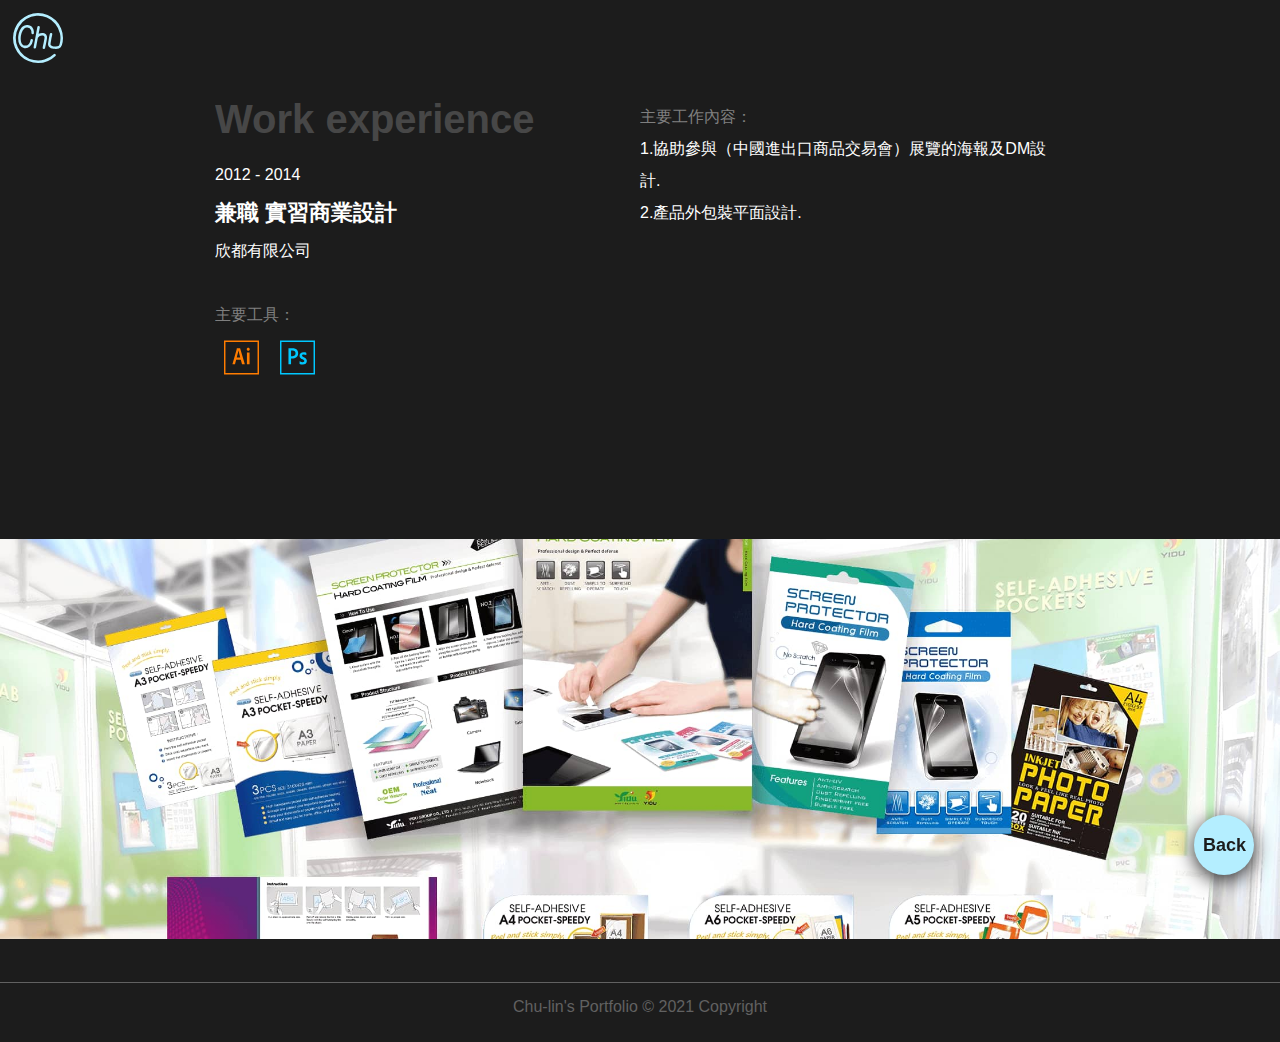
<file: workYidu(mobile).html>
<!DOCTYPE html>
<html lang="zh-Hant-TW">
  <head>
    <meta charset="UTF-8" />
    <meta http-equiv="X-UA-Compatible" content="IE=edge" />
    <meta name="viewport" content="width=device-width, initial-scale=1.0" />
    <meta
      name="description"
      content="阮楚琳作品集網站，運用網頁設計與Css、Html、Jquery...等程式撰寫，獨立製作過往經歷的分享。"
    />
    <title>Chu-lin's portfolio</title>

    <meta property="og:site_name" content="Chu-lin's portfolio" />

    <meta property="og:type" content="website" />
    <meta property="og:title" content="Chu-lin's portfolio" />
    <meta
      property="og:description"
      content="阮楚琳作品集網站，運用網頁設計與Css、Html、Jquery...等程式撰寫，獨立製作過往經歷的分享。"
    />
    <meta
      property="og:image"
      content="https://chu000.github.io/Chulin/images/cover.png"
    />
    <meta property="og:image:type" content="image/png" />
    <meta property="og:image:width" content="1080px" />
    <meta property="og:image:height" content="520px" />
    <meta
      property="og:url"
      content="https://chu000.github.io/Chulin/home.html"
    />
    <meta name="viewport" content="width=device-width, initial-scale=1" />
    <link rel="canonical" href="https://chu000.github.io/Chulin/home.html" />
    <!-- for swiper link css -->
    <link rel="stylesheet" href="./css/swiper-bundle.min.css" type="text/css" />
    <!-- <link rel="stylesheet" href="https://unpkg.com/swiper/swiper-bundle.min.css" /> -->
    <link rel="stylesheet" href="./css/reset.css" type="text/css" />
    <link rel="stylesheet" href="./css/layout_desktop.css" type="text/css" />
    <link rel="stylesheet" href="./css/layout_mobile.css" type="text/css" />
    <link rel="stylesheet" href="./css/for_swiper.css" type="text/css" />
    <link rel="stylesheet" href="./css/for_boos.css" type="text/css" />
  </head>

  <body>
    <a href="home.html">
      <div class="back">
        <p>Back</p>
      </div>
    </a>

    <div class="goTOP">
      <p>TOP</p>
    </div>
    <nav>
      <div class="navbar">
        <a href="home.html">
          <svg class="logo">
            <use xlink:href="./icomoon/symbol-defs.svg#icon-chu-logo"></use>
          </svg>
        </a>
        <svg class="menu">
          <use xlink:href="./icomoon/symbol-defs.svg#icon-menu"></use>
        </svg>
      </div>
    </nav>
    <div class="navbarM">
      <svg class="close">
        <use xlink:href="./icomoon/symbol-defs.svg#icon-close"></use>
      </svg>
      <ul class="navListM">
        <a href="home.html">
          <li>Home</li>
        </a>
        <a href="home.html">
          <li>About</li>
        </a>
        <a href="home.html">
          <li>Work experience</li>
        </a>
        <a href="home.html">
          <li>Performances experience</li>
        </a>
        <a href="home.html">
          <li>Hobby</li>
        </a>
      </ul>
    </div>

    <div class="container">

     
       
     
      <div class="row workContent">
        <div class="workTitle col-12 col-lg-6">
          <h2>Work experience</h2>
          <p>2012 - 2014 </p>
          <h3>兼職 實習商業設計</h3>
          <p>欣都有限公司</p>
          <br />
          <p class="maingray50">主要工具：</p>

          <svg class="skills-icon col-3 col-sm-2 col-xl-2">
            <use
              xlink:href="./icomoon/symbol-defs.svg#icon-adobeillustrator"
            ></use>
          </svg>
          <svg class="skills-icon col-3 col-sm-2 col-xl-2">
            <use
              xlink:href="./icomoon/symbol-defs.svg#icon-adobephotoshop"
            ></use>
          </svg>

        </div>
        <div class="workarticle col-12 col-lg-6">
          <p class="maingray50 mt-10">主要工作內容：</p>
          <p>1.協助參與（中國進出口商品交易會）展覽的海報及DM設計.<br>2.產品外包裝平面設計.</p>

        </div>
      </div>
    </div>

    <br>
    <div class="moworkIMG">
    <img src="./images/main_yidu.jpg" alt=""  >
  </div> 

    <div class="bottomplace">
      <footer>
        <div class="footerbg">Chu-lin's Portfolio © 2021 Copyright</div>
      </footer>
    </div>

    <!-- for swiper link  js  -->
    <!-- <script src=" ./js/swiper-bundle.min.js "></script> -->
    <script src=" https://unpkg.com/swiper/swiper-bundle.min.js "></script>
    <!-- <script src=" ./js/jquery-3.5.1.js "></script> -->
    <script
      src=" https://code.jquery.com/jquery-3.5.1.js "
      integrity="
        sha256-QWo7LDvxbWT2tbbQ97B53yJnYU3WhH/C8ycbRAkjPDc="
      crossorigin=" anonymous "
    ></script>
    <script src=" ./js/lazysizes.min.js "></script>
    <script>
      // 手機版菜單點出--------------------

      $('.menu').click(function () {
        $('.navbarM').css('transform', 'translate3d(0px,0px,0px)')
      })
      $('.close').click(function () {
        $('.navbarM').css('transform', 'translate3d(-1200px,0px,0px)')
      })

      //---------------------------------手機版的nav的表 第幾個跳第幾個-----------------------
      $('.navListM li').click(function () {
        // mobile在nav取LI第幾個的值
        let navLi = $('.navListM li').index(this)

        localStorage.localIndex = navLi
        //回到主頁給他 傳數值 指定到第幾頁
      })

      // pop圖片------------------------------------------
      $('.picBox img').click(function () {
        // 定義 取出圖片位置的值
        let imgSrc = $(this).attr('src')
        let imgAlt = $(this).attr('alt')
        console.log('call', imgSrc)
        console.log('call', imgAlt)
        // 在body增加div
        $('body').append(` 
         <div class="popup"></div>
    <div class="popBox">
        <img class="lazyload" data-src="" alt="">
        <svg  class="popclose"><use xlink:href="./icomoon/symbol-defs.svg#icon-close"></use>  </svg>
        <p></p>
    </div>
    
`)
        // 換圖
        $('.popBox img').attr('src', imgSrc)
        // 換字
        $('.popBox p').text(imgAlt)
        // 關閉
        $('.popclose').click(function () {
          console.log('hi')
          $('.popup').remove()
          $('.popBox').remove()
        })
        // 點擊黑遮罩關閉
        $('.popup').click(function () {
          $('.popup').remove()
          $('.popBox').remove()
        })
      })
      // 到達一定位置跑出
      $(window).scroll(function () {
        // console.log('scroll',$(this).scrollTop())

        if ($(this).scrollTop() > 800) {
          $('.goTOP').css('transform', 'translateX(0px)')
        } else {
          $('.goTOP').css('transform', 'translateX(100px)')
        }
      })
      // 點了跑上去TOP
      $('.goTOP').click(function () {
        $(' html,body ').animate(
          {
            scrollTop: 0,
          },
          700,
        )
      })
      // 點back 回到主頁給他  pageIndex,的數值----

      $('.back').click(function () {
        /* 存储名字为 localIndex , 值为 1 的变量 如下两种方法 */
        localStorage.localIndex = 2
        //swiper.slideTo(3);
      })
    </script>
  </body>
</html>
</file>
<file: css/layout_mobile.css>
@media (max-width: 600px) {
  h2 {
    font-size: 25px;
  }
}

@media (max-width: 320px) {
  h2 {
    font-size: 20px;
  }
}

@media (min-width: 1025px) {
  .navbarM,
  .menu {
    display: none;
  }
}

@media (max-width: 1024px) {
  .navbarM {
    position: fixed;
    top: 0;
    width: 100%;
    height: 100%;
    background-color: var(--maindark);
    opacity: 0.9;
    z-index: 99;
    /* border: 5px solid rgba(255, 255, 255, 0.493); */
    transition: 0.5s;
    transform: translate3d(-1200px, 0px, 0px);
  }
  .close {
    position: absolute;
    cursor: pointer;
    width: 50px;
    height: 50px;
    fill: #fff;
    margin: 5% 5%;
    right: 0;
  }
  .navListM {
    max-width: 400px;
    margin: 50% auto;
  }
  .navListM li {
    display: flex;
    justify-content: center;

    color: #fff;
    font-size: 1.5rem;
    line-height: 2.5;
    cursor: pointer;
  }
  .navListM a {
    text-decoration: none;
  }
  .navListM :hover {
    color: var(--mainblue);
  }
  .navListM :active {
    color: var(--mainblue);
  }
  .logo,
  .menu {
    margin: 3% 3%;
  }
}

@media (max-width: 480px) {
  .logo,
  .menu {
    width: 35px;
    height: 35px;
    margin: 3% 3%;
  }
  .menu {
    width: 30px;
    height: 30px;
  }
  .close {
    width: 25px;
    height: 25px;
  }
  .navListM li {
    font-size: 0.9rem;
    line-height: 2.5;
  }
}

/* ---------header---------------------- */

@media (max-width: 1024px) {
  .H1box {
    margin: 18% auto;
    line-height: 60px;
    letter-spacing: 0px;
  }
  h1 {
    font-size: 60px;
  }
  .H1box p {
    font-size: 30px;
  }
  @keyframes chu {
    0% {
      right: 25%;
      bottom: -21%;
    }
    100% {
      right: 20%;
      bottom: -5%;
    }
  }
}

@media (max-width: 768px) {
  /* H1chu0動態 */
  @keyframes chu {
    0% {
      right: 20%;
      bottom: -30%;
    }
    100% {
      right: 15%;
      bottom: -20%;
    }
  }
  h1 {
    font-size: 50px;
  }
  .H1box {
    margin: 15% auto;
    margin-left: 5%;
    line-height: 60px;
  }
  .H1box p {
    font-size: 25px;
  }
}

@media (max-width: 615px) {
  .H1chu0 {
    max-width: 300px;
    animation-name: none;
    bottom: -30%;
    right: 10%;
  }
  .H1smokey {
    animation-name: none;
  }
  .H1box {
    margin: 8% 5%;
    line-height: 40px;
  }
  .H1box p {
    font-size: 18px;
  }
  h1 {
    font-size: 30px;
  }
}

@media (max-width: 480px) {
  .H1chu0 {
    max-width: 260px;
    right: 5%;
    bottom: -18%;
  }
  .H1box {
    margin-top: 15%;
    line-height: 35px;
  }
  .H1box p {
    font-size: 16px;
  }
  h1 {
    font-size: 28px;
  }
}

@media (max-width: 376px) {
  .H1chu0 {
    max-width: 250px;
    right: 3%;
    bottom: -20%;
  }
}

@media (max-width: 350px) {
  .H1chu0 {
    max-width: 220px;
    right: 2%;
    bottom: -45%;
  }
}

/* 關於我------------------------------------- */

@media (max-width: 1200px) {
  .about-me h2 {
    margin-top: 5%;
  }
  #about .container {
    /* text-align: center; */
    margin-top: 5%;
  }
  .about-me {
    margin: 1% auto;
    line-height: 2.2;
    font-size: 1rem;
  }
  .skillbox {
    max-width: 700px;
    margin-bottom: 0%;
  }
  .skills-icon {
    width: 50px;
    height: 50px;
    margin: 2% 3%;
  }
}

@media (max-width: 900px) {
  #about .container {
    /* text-align: center; */
    margin-top: 5%;
  }
  .about-me {
    margin: 0 auto;
    font-size: 0.9rem;
  }
  .skillbox {
    max-width: 600px;
  }
  .skills-icon {
    width: 30px;
    height: 30px;
  }
  .License-box {
    max-width: 300px;
  }
  .License {
    /* max-width: 200px; */
    font-size: 0.8rem;
  }
}

@media (max-width: 600px) {
  .littlechu {
    display: none;
  }
  .about-me h2 {
    margin-top: 15%;
  }
  #about .container {
    /* text-align: center; */
    margin-top: 2%;
  }
  .about-me {
    max-width: 310px;
    margin: 0 auto;
    line-height: 2;
    font-size: 0.7rem;
    margin-bottom: 2%;
  }
  h4::before {
    content: '●';
    font-size: 3px;
    line-height: 1.2;
  }
  .aboutTitle {
    font-size: 0.6rem;
    margin: 3% auto;
    max-width: 100px;
    padding: 1px 0;
  }
  .skillbox {
    max-width: 400px;
  }
  .skill_SET {
    margin: 0 0% 2% 0%;
  }
  .skill_SET p {
    font-size: 0.7rem;
  }
  .skills-icon {
    width: 27px;
    height: 27px;
  }
  .License-box {
    max-width: 400px;
  }
  .License {
    font-size: 0.7rem;
    max-width: 200px;
    line-height: 1;
    letter-spacing: 1px;
  }
  .License-box p::before {
    content: '#';
    font-size: 12px;
  }
}

@media (max-width: 480px) {
  .about-me {
    max-width: 320px;
    margin: 0 auto 4% auto;
    line-height: 2;
    font-size: 0.7rem;
  }
  .License {
    font-size: 0.7rem;
    max-width: 180px;
  }
  h4::before {
    content: '●';
    font-size: 3px;
    line-height: 1.2;
  }
  .aboutTitle {
    margin: 7% auto;
  }
  .skillbox {
    max-width: 320px;
  }
  .skill_SET p {
    /* font-size: 0.6rem; */
    display: none;
  }
  .skills-icon {
    width: 30px;
    height: 30px;
    margin: 1%;
  }
}

@media (max-width: 320px) {
  .about-me h2 {
    /* text-align: center; */
    margin-top: 8%;
  }
  .about-me {
    text-align: center;
    margin: 0 auto;
    max-width: 260px;
    line-height: 2;
    font-size: 0.7rem;
    letter-spacing: 0px;
  }
  .aboutTitle {
    margin: 5% auto;
  }
  .skillbox {
    max-width: 260px;
    margin-bottom: 0;
  }
  .skills-icon {
    width: 25px;
    height: 25px;
    margin: 1%;
  }
  .License {
    line-height: 0.8;
  }
}

/* 工作經歷 */

@media (min-width: 768px) and (max-width: 1025px) {
  .worktext {
    margin: 12% 4%;
  }
  .worklist li {
    margin: 5% 3%;
    text-align: center;
  }
  .worklist li h3 {
    font-size: 22px;
  }
  .worklist li p {
    font-size: 0.9rem;
  }
  .worklist li::after {
    display: none;
  }
}

@media (min-width: 767px) {
  .workMobile {
    display: none;
  }
}

/* 工作手機板 */

@media (max-width: 767px) {
  .workbox {
    display: none;
  }
  .workMobile {
    text-align: center;
    margin: 0 auto;
  }
  .workMobile a {
    text-decoration: none;
    color: #fff;
  }
  .workMobile h2 {
    margin-left: 5%;
    margin-top: 15%;
    margin-bottom: 6%;
  }
  .Mwrap {
    width: 100%;
    width: 330px;
    /* border:  2px solid rgba(255, 255, 255, 0.945); */
    border-radius: 5px;
    margin: 2% 0;
  }
  .Mwrap h3 {
    font-size: 16px;
  }
  .WMobileList {
    padding: 5% 5%;
    text-align: left;
    background: linear-gradient(
      to right,
      rgba(0, 0, 0, 0.884) 20%,
      rgba(0, 0, 0, 0) 80%
    );
  }
  .WMobileList p {
    font-size: 0.6rem;
    color: rgb(207, 207, 207);
  }
}

@media (max-width: 376px) {
  .Mwrap {
    /* max-width: 300px; */
    margin: 1% 0;
  }
  .WMobileList {
    padding: 3% 5%;
  }
}

@media (max-width: 320px) {
  .workMobile h2 {
    margin-top: 10%;
    margin-bottom: 2%;
  }
}

/* 表演經歷------------------- */

@media (max-width: 1024px) {
  #Performance {
    padding-top: 6%;
  }
  .showbox {
    margin: 5% auto;
  }
}

@media (max-width: 600px) {
  #Performance {
    padding-top: 10%;
  }
  .showbox {
    height: 400px;
    margin: 3% auto;
  }
  .img-wrap li {
    max-width: 800px;
  }
  .img-wrap img {
    object-position: -220px -70px;
  }
  .slider-PerformanceTEXT li {
    max-width: 300px;
    left: 50%;
    margin-left: -150px;
    /*  width + left + margin-left
    是position: absolute;水平置中的方法*/
  }
}

@media (max-width: 320px) {
  .slider-PerformanceTEXT li {
    display: none;
  }
}

/* ---興趣---------------------------------------------- */

@media (max-width: 1024px) {
  #hobby h2 {
    margin-top: 12%;
  }
  #hobby .hobbytext p {
    max-width: 600px;
    line-height: 2.2;
    font-size: 1.2rem;
    margin-top: 5%;
  }
  footer {
    height: 90px;
  }
  .footerbg {
    padding: 2% 0 3% 0;
  }
}

@media (max-width: 1000px) {
  #hobby h2 {
    margin-top: 8%;
  }
  #hobby a {
    margin: 5% 3%;
  }
  .hobbyBox {
    width: 130px;
    height: 130px;
  }
  #hobby .row p {
    margin-top: 10%;
    font-size: 20px;
  }
  #hobby .hobbytext p {
    margin-top: 3%;
    max-width: 500px;
    line-height: 2;
    font-size: 1rem;
  }

  footer {
    height: 90px;
  }
  .footerbg {
    padding: 3% 0 3% 0;
  }
}
@media (max-width: 600px) {
  #hobby .hobbytext p {
    margin: 0 auto;
    margin-top: 5%;
    max-width: 450px;
    line-height: 2;
    font-size: 0.7rem;
  }
}
@media (max-width: 500px) {
  #hobby a {
    margin: 5% 4%;
  }
  .hobbyBox {
    width: 80px;
    height: 80px;
  }
  #hobby .row p {
    margin-top: 10%;
    font-size: 0.8rem;
  }
  #hobby .hobbytext p {
    margin-top: 5%;
    max-width: 283px;
    line-height: 2;
    font-size: 0.7rem;
  }
  .footerbg {
    padding: 4% 0 3% 0;
    font-size: 0.8rem;
  }
  footer {
    height: 60px;
  }
}

@media (max-width: 320px) {
  #hobby a {
    margin: 5% 3%;
  }
  .hobbyBox {
    width: 70px;
    height: 70px;
  }
  #hobby .row p {
    margin-top: 10%;
    font-size: 0.7rem;
  }
  #hobby .hobbytext p {
    max-width: 270px;
    line-height: 2;
    font-size: 0.7rem;
    margin-top: 1%;
  }
  .footerbg {
    padding: 4% 0 3% 0;
    font-size: 0.7rem;
  }
  footer {
    height: 50px;
  }
}

/* --------------戲谷工作頁面----------------------------------- */

@media (max-width: 1024px) {
  .picBox {
    margin: 5% auto;
    width: 850px;
    column-count: 4;
  }
  .picBox img {
    transition: 1s;
    max-width: 200px;
    margin: 3% 0;
  }
  .popBox {
    max-width: 600px;
    top: 80px;
    left: 0;
    right: 0;
    background-color: rgb(255, 255, 255);
    border-radius: 10px;
    padding: 5% 0 2% 0;
  }
  .popclose {
    right: 15px;
    top: 15px;
    width: 20px;
    height: 20px;
  }
}

@media (max-width: 768px) {
  .workContent {
    max-width: 500px;
    margin: 13% auto 5% auto;
  }
  .picBox {
    margin: 5% auto;
    width: 700px;
    column-count: 3;
  }
  .picBox img {
    max-width: 200px;
    margin: 3% 0;
  }
  .bottomplace {
    margin-top: 15%;
  }
}

@media (max-width: 540px) {
  .workTitle svg {
    width: 30px;
    height: 30px;

    margin: 1%;
  }
  .workContent {
    max-width: 400px;
    margin: 18% auto 5% auto;
    font-size: 0.9rem;
  }
  .workContent h3 {
    font-size: 20px;
  }
  .picBox {
    margin: 5% auto;
    max-width: 500px;
    column-count: 3;
  }
  .picBox img {
    max-width: 150px;
    margin: 3% 0;
  }
  .STitle {
    font-size: 16px;
    color: rgb(129, 129, 129);
    margin: 30px 20px 10px 20px;
  }
  .bottomplace {
    margin-top: 20%;
  }
  .popBox {
    /* max-width: 600px; */
    /* height: 100%; */
    /* width: 100%; */
    top: 0px;
    left: 0;
    right: 0;
    background-color: rgba(255, 255, 255, 0);
    border-radius: 0px;
    padding: 5% 0 2% 0;
  }
  .popBox p {
    color: #fff;
    font-size: 0.9rem;
  }
  .popBox img {
    width: 90%;
    margin-top: 80px;
    max-height: 500px;
    object-fit: contain;
  }
  .popclose {
    /* background-color: rgba(255, 255, 255, 0.329);
border-radius: 50%;
padding: 2%;
left:47%; */
    top: 30px;
    right: 25px;
    fill: #fff;
    width: 25px;
    height: 25px;
  }
}

@media (max-width: 450px) {
  .workTitle svg {
    width: 23px;
    height: 23px;

    margin: 1%;
  }
  .workContent {
    max-width: 300px;
    margin: 18% auto 5% auto;
    font-size: 0.8rem;
  }
  .workContent h3 {
    font-size: 18px;
  }
  .picBox {
    margin: 5% auto;
    max-width: 350px;
    column-count: 2;
  }
  .picBox img {
    max-width: 160px;
    margin: 3% 0;
  }
}

@media (max-width: 400px) {
  .workContent {
    max-width: 260px;
    margin: 18% auto 2% auto;
    font-size: 0.7rem;
  }
  .workContent h3 {
    font-size: 15px;
  }
  .picBox {
    margin: 5% auto;
    max-width: 290px;
    column-count: 2;
  }
  .picBox img {
    max-width: 130px;
    margin: 3% 0;
  }
}

/*------------興趣 詳細頁----------------------------*/

@media (max-width: 768px) {
  .notebox {
    max-width: 500px;
    color: var(--maingray);
    font-size: 13px;
   
    margin: 1% auto 5% auto;
  }
  .HBbgLine {
    padding: 3% 2%;
    max-width: 700px;
    margin: 3% auto;
    color: #1c1c1c;
    font-size: 0.8rem;
  }
  .HBbgLine img {
    max-width: 100px;
    margin: 1% 2%;
  }
  .hobbyBTN {
    max-width: 70px;
    margin: 3% auto 0 auto;
    font-size: 0.8rem;
  }
}

@media (max-width: 540px) {
  .notebox {
    max-width: 400px;
    font-size: 12px;
  }
  .HBbgLine {
    border-radius: 0px;
    padding: 4% 0;
    max-width: 500px;
    margin: 3% auto;
    color: #1c1c1c;
    font-size: 0.7rem;
  }
  .HBbgLine p {
    line-height: 1.5;
    font-size: 0.7rem;
  }
  .HBbgLine img {
    max-width: 75px;
    margin: 2% 5px;
  }
  .hobbyBTN {
    max-width: 50px;
    margin: 2% auto 0 auto;
    font-size: 0.7rem;
  }
}
@media (max-width: 414px) {
  .notebox {
    max-width: 340px;
    font-size: 11px;
  }
}
@media (max-width: 361px) {
  .notebox {

    max-width: 280px;
    font-size: 11px;
  }
}
</file>
<file: css/for_boos.css>
.container {
    width: 100%;
    /* padding-right: 15px;
    padding-left: 15px; */
    margin-right: auto;
    margin-left: auto;
    text-align: center;
  }
  
  @media (min-width: 576px) {
    .container {
      max-width: 540px;
      
    }
  }
  
  @media (min-width: 768px) {
    .container {
      max-width: 720px;
    }
  }
  
  @media (min-width: 992px) {
    .container {
      max-width: 960px;
    }
  }
  
  @media (min-width: 1200px) {
    .container {
      max-width: 1140px;
    }
  }



  .row {
    display: -ms-flexbox;
    display: flex;
    -ms-flex-wrap: wrap;
    flex-wrap: wrap;
    margin-left:  auto;
    margin-right:  auto;
    justify-content: center;
  }



.col-1, .col-2, .col-3, .col-4, .col-5, .col-6, .col-7, .col-8, .col-9, .col-10, .col-11, .col-12, .col,
.col-auto, .col-sm-1, .col-sm-2, .col-sm-3, .col-sm-4, .col-sm-5, .col-sm-6, .col-sm-7, .col-sm-8, .col-sm-9, .col-sm-10, .col-sm-11, .col-sm-12, .col-sm,
.col-sm-auto, .col-md-1, .col-md-2, .col-md-3, .col-md-4, .col-md-5, .col-md-6, .col-md-7, .col-md-8, .col-md-9, .col-md-10, .col-md-11, .col-md-12, .col-md,
.col-md-auto, .col-lg-1, .col-lg-2, .col-lg-3, .col-lg-4, .col-lg-5, .col-lg-6, .col-lg-7, .col-lg-8, .col-lg-9, .col-lg-10, .col-lg-11, .col-lg-12, .col-lg,
.col-lg-auto, .col-xl-1, .col-xl-2, .col-xl-3, .col-xl-4, .col-xl-5, .col-xl-6, .col-xl-7, .col-xl-8, .col-xl-9, .col-xl-10, .col-xl-11, .col-xl-12, .col-xl,
.col-xl-auto {
  position: relative;
  width: 100%;
  /* padding-right: 15px;
  padding-left: 15px; */
}
.col {
    -ms-flex-preferred-size: 0;
    flex-basis: 0;
    -ms-flex-positive: 1;
    flex-grow: 1;
    max-width: 100%;
  }
  
  .col-auto {
    -ms-flex: 0 0 auto;
    flex: 0 0 auto;
    width: auto;
    max-width: 100%;
  }
  
  .col-1 {
    -ms-flex: 0 0 8.333333%;
    flex: 0 0 8.333333%;
    max-width: 8.333333%;
  }
  
  .col-2 {
    -ms-flex: 0 0 16.666667%;
    flex: 0 0 16.666667%;
    max-width: 16.666667%;
  }
  
  .col-3 {
    -ms-flex: 0 0 25%;
    flex: 0 0 25%;
    max-width: 25%;
  }
  
  .col-4 {
    -ms-flex: 0 0 33.333333%;
    flex: 0 0 33.333333%;
    max-width: 33.333333%;
  }
  
  .col-5 {
    -ms-flex: 0 0 41.666667%;
    flex: 0 0 41.666667%;
    max-width: 41.666667%;
  }
  
  .col-6 {
    -ms-flex: 0 0 50%;
    flex: 0 0 50%;
    max-width: 50%;
  }
  
  .col-7 {
    -ms-flex: 0 0 58.333333%;
    flex: 0 0 58.333333%;
    max-width: 58.333333%;
  }
  
  .col-8 {
    -ms-flex: 0 0 66.666667%;
    flex: 0 0 66.666667%;
    max-width: 66.666667%;
  }
  
  .col-9 {
    -ms-flex: 0 0 75%;
    flex: 0 0 75%;
    max-width: 75%;
  }
  
  .col-10 {
    -ms-flex: 0 0 83.333333%;
    flex: 0 0 83.333333%;
    max-width: 83.333333%;
  }
  
  .col-11 {
    -ms-flex: 0 0 91.666667%;
    flex: 0 0 91.666667%;
    max-width: 91.666667%;
  }
  
  .col-12 {
    -ms-flex: 0 0 100%;
    flex: 0 0 100%;
    max-width: 100%;
  }

  @media (min-width: 576px) {
    .col-sm {
      -ms-flex-preferred-size: 0;
      flex-basis: 0;
      -ms-flex-positive: 1;
      flex-grow: 1;
      max-width: 100%;
    }
    .col-sm-auto {
      -ms-flex: 0 0 auto;
      flex: 0 0 auto;
      width: auto;
      max-width: 100%;
    }
    .col-sm-1 {
      -ms-flex: 0 0 8.333333%;
      flex: 0 0 8.333333%;
      max-width: 8.333333%;
    }
    .col-sm-2 {
      -ms-flex: 0 0 16.666667%;
      flex: 0 0 16.666667%;
      max-width: 16.666667%;
    }
    .col-sm-3 {
      -ms-flex: 0 0 25%;
      flex: 0 0 25%;
      max-width: 25%;
    }
    .col-sm-4 {
      -ms-flex: 0 0 33.333333%;
      flex: 0 0 33.333333%;
      max-width: 33.333333%;
    }
    .col-sm-5 {
      -ms-flex: 0 0 41.666667%;
      flex: 0 0 41.666667%;
      max-width: 41.666667%;
    }
    .col-sm-6 {
      -ms-flex: 0 0 50%;
      flex: 0 0 50%;
      max-width: 50%;
    }
    .col-sm-7 {
      -ms-flex: 0 0 58.333333%;
      flex: 0 0 58.333333%;
      max-width: 58.333333%;
    }
    .col-sm-8 {
      -ms-flex: 0 0 66.666667%;
      flex: 0 0 66.666667%;
      max-width: 66.666667%;
    }
    .col-sm-9 {
      -ms-flex: 0 0 75%;
      flex: 0 0 75%;
      max-width: 75%;
    }
    .col-sm-10 {
      -ms-flex: 0 0 83.333333%;
      flex: 0 0 83.333333%;
      max-width: 83.333333%;
    }
    .col-sm-11 {
      -ms-flex: 0 0 91.666667%;
      flex: 0 0 91.666667%;
      max-width: 91.666667%;
    }
    .col-sm-12 {
      -ms-flex: 0 0 100%;
      flex: 0 0 100%;
      max-width: 100%;
    }
}
    @media (min-width: 768px) {
        .col-md {
          -ms-flex-preferred-size: 0;
          flex-basis: 0;
          -ms-flex-positive: 1;
          flex-grow: 1;
          max-width: 100%;
        }
        .col-md-auto {
          -ms-flex: 0 0 auto;
          flex: 0 0 auto;
          width: auto;
          max-width: 100%;
        }
        .col-md-1 {
          -ms-flex: 0 0 8.333333%;
          flex: 0 0 8.333333%;
          max-width: 8.333333%;
        }
        .col-md-2 {
          -ms-flex: 0 0 16.666667%;
          flex: 0 0 16.666667%;
          max-width: 16.666667%;
        }
        .col-md-3 {
          -ms-flex: 0 0 25%;
          flex: 0 0 25%;
          max-width: 25%;
        }
        .col-md-4 {
          -ms-flex: 0 0 33.333333%;
          flex: 0 0 33.333333%;
          max-width: 33.333333%;
        }
        .col-md-5 {
          -ms-flex: 0 0 41.666667%;
          flex: 0 0 41.666667%;
          max-width: 41.666667%;
        }
        .col-md-6 {
          -ms-flex: 0 0 50%;
          flex: 0 0 50%;
          max-width: 50%;
        }
        .col-md-7 {
          -ms-flex: 0 0 58.333333%;
          flex: 0 0 58.333333%;
          max-width: 58.333333%;
        }
        .col-md-8 {
          -ms-flex: 0 0 66.666667%;
          flex: 0 0 66.666667%;
          max-width: 66.666667%;
        }
        .col-md-9 {
          -ms-flex: 0 0 75%;
          flex: 0 0 75%;
          max-width: 75%;
        }
        .col-md-10 {
          -ms-flex: 0 0 83.333333%;
          flex: 0 0 83.333333%;
          max-width: 83.333333%;
        }
        .col-md-11 {
          -ms-flex: 0 0 91.666667%;
          flex: 0 0 91.666667%;
          max-width: 91.666667%;
        }
        .col-md-12 {
          -ms-flex: 0 0 100%;
          flex: 0 0 100%;
          max-width: 100%;
        }
    }
        @media (min-width: 992px) {
            .col-lg {
              -ms-flex-preferred-size: 0;
              flex-basis: 0;
              -ms-flex-positive: 1;
              flex-grow: 1;
              max-width: 100%;
            }
            .col-lg-auto {
              -ms-flex: 0 0 auto;
              flex: 0 0 auto;
              width: auto;
              max-width: 100%;
            }
            .col-lg-1 {
              -ms-flex: 0 0 8.333333%;
              flex: 0 0 8.333333%;
              max-width: 8.333333%;
            }
            .col-lg-2 {
              -ms-flex: 0 0 16.666667%;
              flex: 0 0 16.666667%;
              max-width: 16.666667%;
            }
            .col-lg-3 {
              -ms-flex: 0 0 25%;
              flex: 0 0 25%;
              max-width: 25%;
            }
            .col-lg-4 {
              -ms-flex: 0 0 33.333333%;
              flex: 0 0 33.333333%;
              max-width: 33.333333%;
            }
            .col-lg-5 {
              -ms-flex: 0 0 41.666667%;
              flex: 0 0 41.666667%;
              max-width: 41.666667%;
            }
            .col-lg-6 {
              -ms-flex: 0 0 50%;
              flex: 0 0 50%;
              max-width: 50%;
            }
            .col-lg-7 {
              -ms-flex: 0 0 58.333333%;
              flex: 0 0 58.333333%;
              max-width: 58.333333%;
            }
            .col-lg-8 {
              -ms-flex: 0 0 66.666667%;
              flex: 0 0 66.666667%;
              max-width: 66.666667%;
            }
            .col-lg-9 {
              -ms-flex: 0 0 75%;
              flex: 0 0 75%;
              max-width: 75%;
            }
            .col-lg-10 {
              -ms-flex: 0 0 83.333333%;
              flex: 0 0 83.333333%;
              max-width: 83.333333%;
            }
            .col-lg-11 {
              -ms-flex: 0 0 91.666667%;
              flex: 0 0 91.666667%;
              max-width: 91.666667%;
            }
            .col-lg-12 {
              -ms-flex: 0 0 100%;
              flex: 0 0 100%;
              max-width: 100%;
            }
        }
            @media (min-width: 1200px) {
                .col-xl {
                  -ms-flex-preferred-size: 0;
                  flex-basis: 0;
                  -ms-flex-positive: 1;
                  flex-grow: 1;
                  max-width: 100%;
                }
                .col-xl-auto {
                  -ms-flex: 0 0 auto;
                  flex: 0 0 auto;
                  width: auto;
                  max-width: 100%;
                }
                .col-xl-1 {
                  -ms-flex: 0 0 8.333333%;
                  flex: 0 0 8.333333%;
                  max-width: 8.333333%;
                }
                .col-xl-2 {
                  -ms-flex: 0 0 16.666667%;
                  flex: 0 0 16.666667%;
                  max-width: 16.666667%;
                }
                .col-xl-3 {
                  -ms-flex: 0 0 25%;
                  flex: 0 0 25%;
                  max-width: 25%;
                }
                .col-xl-4 {
                  -ms-flex: 0 0 33.333333%;
                  flex: 0 0 33.333333%;
                  max-width: 33.333333%;
                }
                .col-xl-5 {
                  -ms-flex: 0 0 41.666667%;
                  flex: 0 0 41.666667%;
                  max-width: 41.666667%;
                }
                .col-xl-6 {
                  -ms-flex: 0 0 50%;
                  flex: 0 0 50%;
                  max-width: 50%;
                }
                .col-xl-7 {
                  -ms-flex: 0 0 58.333333%;
                  flex: 0 0 58.333333%;
                  max-width: 58.333333%;
                }
                .col-xl-8 {
                  -ms-flex: 0 0 66.666667%;
                  flex: 0 0 66.666667%;
                  max-width: 66.666667%;
                }
                .col-xl-9 {
                  -ms-flex: 0 0 75%;
                  flex: 0 0 75%;
                  max-width: 75%;
                }
                .col-xl-10 {
                  -ms-flex: 0 0 83.333333%;
                  flex: 0 0 83.333333%;
                  max-width: 83.333333%;
                }
                .col-xl-11 {
                  -ms-flex: 0 0 91.666667%;
                  flex: 0 0 91.666667%;
                  max-width: 91.666667%;
                }
                .col-xl-12 {
                  -ms-flex: 0 0 100%;
                  flex: 0 0 100%;
                  max-width: 100%;
                }
            }
</file>
<file: css/layout_desktop.css>
/* @import url("/css/reset.css"); */

:root {
  --mainblue: #b4eeff;
  --maindark: #1c1c1c;
  --maingray: rgb(170, 170, 170);
}

.mainblue {
  color: var(--mainblue);
}

.mainblue50 {
  color: var(--mainblue);
  opacity: 0.5;
}

.maingray {
  color: var(--maingray);
}

.maingray50 {
  color: var(--maingray);
  opacity: 0.7;
}

.mt-5 {
  margin-top: 5px;
}

.mb-10 {
  margin-bottom: 10px;
}
.mt-10 {
  margin-top: 10px;
}
.fw {
  font-weight: 600;
}

.op5 {
  opacity: 0.5;
}

body {
  background-color: var(--maindark);
  color: #fff;
  font-family: 'Roboto','Noto Sans TC', sans-serif;
 
  /* word-break:keep-all; */
  /* 中文遇符號段行 */
  font-weight: 500;
  line-height: 1.5;
}

h1,
h2,
h3 {
  font-weight: 600;
}

h4,
h5 {
  font-weight: normal;
}

h1 {
  font-size: 40px;
}

h2 {
  font-size: 40px;
  letter-spacing: 1.5;
  color: var(--maingray);
  margin: 0 auto;
  margin-top: 5%;
  opacity: 0.3;
}

h3 {
  font-size: 22px;
}

nav {
  position: fixed;
  z-index: 2;
  top: 0;
  width: 100%;
}

.navbar {
  position: relative;
  width: 100%;
  /* max-width:1300px; */
  margin: 0 auto;
}

.logo,
.menu {
  position: absolute;
  cursor: pointer;
  width: 50px;
  height: 50px;
  fill: var(--mainblue);
  margin: 1% 1%;
}

.menu {
  width: 40px;
  height: 40px;
  right: 0;
}

/* star header ----------------------------------------------------------------*/

.H1bg {
  position: relative;
  width: 100%;
  /* height: 830px; */
  background: url('../images/header/H1bg.jpg') center center no-repeat;
  background-size: cover;
  overflow: hidden;
}

.H1smokey {
  position: absolute;
  animation-name: sk;
  animation-duration: 4s;
  animation-timing-function: cubic-bezier(0.09, 0.67, 0.72, 0.7);
  animation-fill-mode: forwards;
  /* 停在結束時 */
  animation-iteration-count: 1;
  transition: 1s;
  transform: translate(0, 0);
}

@keyframes sk {
  0% {
    right: -5%;
    bottom: 13%;
  }
  50% {
    right: 1%;
    bottom: 5%;
  }
  100% {
    right: 0%;
    bottom: 5%;
    opacity: 0.8;
  }
}

.H1chu0 {
  max-width: 300px;
  position: absolute;
  animation-name: chu;
  animation-duration: 2s;
  animation-timing-function: linear;
  animation-fill-mode: forwards;
  /* 停在結束時 */
  animation-iteration-count: 1;
  transition: 1s;
  transform: translate(0, 0);
}

@keyframes chu {
  0% {
    right: 30%;
    bottom: -45%;
  }
  100% {
    right: 28%;
    bottom: -25%;
  }
}

.H1box {
  max-width: 800px;
  color: #ffffff;
  margin: 11% auto;
  padding: 30px;
  filter: drop-shadow(1px 1px 3px rgb(0, 0, 0));
  line-height: 50px;
  letter-spacing: 1px;
}

.H1box p {
  color: var(--mainblue);
  font-size: 20px;
}

h1 {
  animation-name: roomin;
  animation-duration: 2s;
  animation-timing-function: linear;
  animation-fill-mode: forwards;
  /* 停在結束時 */
  animation-iteration-count: 1;
}

@keyframes roomin {
  0% {
    opacity: 0;
  }
  100% {
    opacity: 1;
  }
}

.arrow_down {
  width: 70px;
  /* filter:drop-shadow(1px 1px 3px rgb(94, 94, 94)); */
  position: absolute;
  margin-left: -35px;
  left: 50%;
  fill: rgb(255, 255, 255);
  animation-name: arrow_down;
  animation-duration: 1s;
  animation-timing-function: ease-in-out;
  animation-delay: 2s;
  animation-direction: alternate;
  animation-iteration-count: infinite;
  animation-fill-mode: both;
  cursor: pointer;
}

.arrow_down:hover {
  animation-play-state: paused;
}

@keyframes arrow_down {
  0% {
    bottom: 0%;
  }
  10% {
    bottom: 4%;
  }
  100% {
    opacity: 0.2;
    bottom: 8%;
  }
}

/* 關於我---------------------------------------------- */


.about-me {
  position: relative;
  max-width: 850px;
  margin: 0 auto;
  /* text-align: left; */
  font-size: 1rem;
  letter-spacing: 1.3px;
  line-height: 2;
  margin-bottom: 3%;
  word-break: keep-all;
  /* 中文遇符號段行 */
}

.about-me h4 {
  display: inline;
}

h4::before {
  content: '●';
  font-size: 5px;
  color: var(--mainblue);
  /* opacity: 0.7; */
  margin-right: 1%;
  margin-left: 1%;
}

.littlechu {
  position: absolute;
  bottom: 10px;
  left: 0px;
}

.littlechu svg {
  position: relative;
  width: 170px;
  fill: var(--maingray);
  opacity: 0.1;
  cursor: pointer;
  transition: 2s;
}

.shybox {
  opacity: 0;
  transition: 1s;
}

.shy,
.shy2 {
  position: absolute;
  bottom: 108px;
  right: 73px;
  width: 12px;
  height: 6px;
  background-color: rgb(233, 73, 108);
  border-radius: 50%;
  transform: rotate(169deg);
  filter: blur(3px);
}

.shy2 {
  bottom: 98px;
  right: 110px;
}

.grayP {
  color: var(--maingray);
}

.grayP span {
  color: #ffffff;
  /* font-weight: 600; */
}

/* 證照技能 使用工具 的標題 */

.aboutTitle {
  max-width: 110px;
  font-size: 0.9rem;
  color: var(--maingray);
  opacity: 0.8;
  font-weight: 600;
  margin: 4% auto 2% auto;
  letter-spacing: 1.1px;
  border: 1px solid #7c7c7c;
  border-radius: 50px;
}

/* skills */

.skillbox {
  max-width: 800px;
  margin: 0 auto;
  margin-bottom: 2%;
  display: flex;
  justify-content: center;
}

.skill_SET {
  text-align: center;
  /* max-width: 80px; */
  margin: 1% 2%;
}

.skill_SET p {
  color: rgb(66, 66, 66);
  cursor: pointer;
  font-size: 0.6rem;
  margin: 0 auto;
}

.skill_SET :hover {
  color: rgb(255, 255, 255);
}

.skills-icon {
  width: 30px;
  height: 30px;
  /* margin-top: 10px; */
}

/* 證照 */

.License-box {
  max-width: 700px;
  margin: 0 auto;
}

.License {
  font-size: 0.9rem;
  line-height: 28px;
  text-align: center;
  /* width: 200px; */
  margin: 5px auto;
  /* color: var(--mainblue); */
  color: rgb(221, 221, 221);
  /* border: 1px solid #585858; */
  /* border-radius: 50px; */
}

.License-box p::before {
  content: '#';
  font-size: 15px;
  color: var(--maingray);
  opacity: 0.4;
  margin-right: 1%;
}

/* 工作經歷------------------------------------ */

.workbox {
  /* max-width:800px; */
  width: 100%;
  /* height: 400px; */
  /* overflow: hidden; */
  /* position: relative; */
  margin: 0 auto;
}

.workwrap {
  width: 100%;
  height: 100%;
  position: absolute;
  /* transform: translate(-2560px,0px); */
  transition: 1s;
  opacity: 0;
}

.moveIN {
  /* transform: translate(0px,0px); */
  opacity: 1;
}

.wrapFuntown {
  background: url('../images/main_funtown.jpg') center no-repeat;
  background-size: cover;
}

.wrapExtreme {
  background: url('../images/main_extreme.jpg') center no-repeat;
  background-size: cover;
}

.wrapWant {
  background: url('../images/main_want.jpg') center no-repeat;
  background-size: cover;
}

.wrapHong {
  background: url('../images/main_hong.jpg') center no-repeat;
  background-size: cover;
}

.wrapYes {
  background: url('../images/main_yes.jpg') center no-repeat;
  background-size: cover;
}

.wrapYidu {
  background: url('../images/main_yidu.jpg') center no-repeat;
  background-size: cover;
}

/* 工作列表 */

.worklist {
  position: absolute;
  display: flex;
  flex-direction: row;
  justify-content: center;
  align-items: flex-end;
  width: 100%;
  height: 350px;
  bottom: 0;
  background: linear-gradient(to top, #1c1c1cde 30%, #1c1c1c00 100%);
  z-index: 1;
}

/* 
      .worklist::after{
        content: "Work experience";
        position: absolute;
     bottom:6%;;
 
     font-size: 20px;
     font-weight: 500;
          color: var(--mainblue);      
   opacity: .2;
             
   letter-spacing: 1px;
                   
      } */

.worklist li {
  position: relative;
  margin: 5% 2%;
  cursor: pointer;
  transition: 1s;
}

.worklist li p {
  font-size: 0.8rem;
  opacity: 0.8;
  text-align: center;
  letter-spacing: 1px;
}

.warning::before {
  content: '膽小慎入';
  position: absolute;
  top: -20px;
  right: -30px;
  text-align: center;
  line-height: 25px;
  font-weight: 600;
  color: #fff;
  width: 100px;
  height: 25px;
  border-radius: 50px;
  background-color: rgba(168, 23, 59, 0.411);
  transform: rotate(10deg);
}

.worklist li h3:visited {
  color: #b4eeff;
  font-size: 20px;
}

/* 按過後 */

.LIactive {
  color: #cdf0ff;
  font-size: 20px;
  text-shadow: 0px 1px 30px #000;
}

.worklist li:hover {
  /* transform: translateY(-6px); */
  text-shadow: 1px 2px 10px rgb(32, 32, 32);
  font-size: 20px;
  height: 60px;
}

/* .worklist li::before{
content: " ";
position: absolute;
left: 50%;
bottom:-20px;
        width: 12px;
        height: 12px;
        border-radius: 50%;
        background-color: var(--mainblue);
 } */

.worklist li::after {
  content: ' ';
  position: absolute;
  bottom: -10px;
  width: 100%;
  height: 3px;
  border-radius: 50px;
  background-color: var(--mainblue);
  opacity: 0.4;
  transition: 1s;
}

/* .worklist li ::after :active{
    
       width: 80%;         
  } */

.worktext {
  position: relative;
  max-width: 340px;
  /* max-height: 300px; */
  background-color: rgba(20, 20, 20, 0.9);
  border: 1px solid #b3b3b380;
  border-radius: 10px 10px;
  padding: 1% 2%;
  box-shadow: 0 1px 15px #141414;
  margin: 4% 6%;
  line-height: 2;
  font-size: 13px;
  transition: 1s;
  z-index: 1;
  transform: translateX(-1000px);
}

.moveINx0 {
  transform: translateX(0px);
  /* animation:worktext 1s linear 0s 1 normal; */
  /* 動畫名/動畫時間/變速效果/延遲時間/次數/方向
*/
  /* animation-fill-mode :forwards; */
  /* 停在最後畫面 */
}

/* @keyframes worktext { 
    0%{
        transform: translateX(-1000px);
    } 
   
    100% {
        transform: translateX(0px);
    }
        }   */

.worktext h2 {
  margin-top: 0;
  font-size: 30px;
  opacity: 0.3;
}

.company {
  font-size: 10px;
  color: var(--maingray);
}

.office {
  font-weight: 600;
  font-size: 16px;
}

.worktext a {
  position: absolute;
  right: 5%;
  bottom: 3%;
  text-decoration: none;
  background-color: var(--mainblue);
  color: #1c1c1c;
  font-weight: 600;
  padding: 0 4%;
  border-radius: 50px;
  cursor: pointer;
}

/* 表演經歷---------------------------------------- */

#Performance h2 {
  padding-bottom: 1%;
}

.showbox {
  max-width: 800px;
  height: 400px;
  overflow: hidden;
  position: relative;
  margin: 1% auto;
  /* border: 2px solid rgb(7, 7, 7); */
}

.img-wrap {
  display: flex;
  width: 8000px;
  height: 400px;
  position: absolute;
  left: 0px;
  transition: 0.5s;
}

/* 不同圖片大小差異大 用li寫死 */

.img-wrap li {
  width: 800px;
}

.img-wrap img {
  width: 100%;
  height: 100%;
  object-fit: cover;
  object-position: 50% 50%;
}

.chevron-left,
.chevron-right {
  position: absolute;
  width: 50px;
  height: 100%;
  cursor: pointer;
}

.chevron-left {
  left: 0;
  background: linear-gradient(
    to right,
    rgba(0, 0, 0, 0.644) 0%,
    rgba(0, 0, 0, 0) 100%
  );
}

.chevron-right {
  right: 0;
  background: linear-gradient(
    to right,
    rgba(0, 0, 0, 0) 0%,
    rgba(0, 0, 0, 0.644) 100%
  );
}

.chevron-left svg,
.chevron-right svg {
  fill: rgba(255, 255, 255, 0.63);
  width: 50px;
  height: 50px;
  margin-top: 180px;
}

.slider-dots {
  /* position: absolute;
   
bottom: 0px; */
  list-style-type: none;
  display: flex;
  justify-content: center;
  width: 100%;
  text-align: center;
  /* background: linear-gradient(to top, rgb(0, 0, 0) 0%, rgba(0, 0, 0, 0) 100%); */
}

.slider-dots li {
  width: 8px;
  height: 8px;
  border-radius: 50%;
  margin: 10px 5px;
  /* border: 1px solid rgb(7, 7, 7); */
  background: rgba(255, 255, 255, 0.466);
  cursor: pointer;
}

.slider-PerformanceTEXT li {
  color: var(--maingray);
  opacity: 0;
  position: absolute;
  margin-top: 20px;
  transition: 2s;
  width: 600px;
  left: 50%;
  margin-left: -300px;
  /*  width + left + margin-left
是position: absolute;水平置中的方法*/
}

/* ---興趣---------------------------------------------- */

#hobby .row {
  justify-content: center;
}

#hobby a {
  margin: 4% 4%;
  text-decoration: none;
  transition: 1s;
}

.hobbyBox {
  width: 160px;
  height: 160px;
  border-radius: 50%;
  /* opacity: .7; */
  transition: 1s;
}

#hobby .row p {
  color: #fff;
  margin-top: 10%;
  font-size: 22px;
}

.mainline {
  background: url('../images/hobbymain_line.gif') center no-repeat;
  background-size: cover;
}

.maindraw {
  background: url('../images/hobbymain_draw.gif') center no-repeat;
  background-size: cover;
}

.maintoys {
  background: url('../images/hobbymain_toys.gif') center no-repeat;
  background-size: cover;
}

#hobby .hobbytext p {
  max-width: 600px;

  margin: 0 auto;
  color: var(--maingray);
  line-height: 2;
  word-break: keep-all;
  word-wrap: break-word;
  margin-top: 1%;
  font-size: 0.8rem;
  overflow: hidden;
}
.hobbyBox:hover {
  transform: scale(0.9);
}

/*  -------------------聯絡 ----------------------------------*/

/* .form-row {
  display: -ms-flexbox;
  display: flex;
  -ms-flex-wrap: wrap;
  flex-wrap: wrap;
  margin-right: -5px;
  margin-left: -5px;
}
.form-control {
  display: block;
  width: 100%;
  height: calc(1.5em + 0.75rem + 2px);
  padding: 0.375rem 0.75rem;
  font-size: 1rem;
  font-weight: 400;
  line-height: 1.5;
  color: #495057;
  background-color: #fff;
  background-clip: padding-box;
  border: 1px solid #ced4da;
  border-radius: 0.25rem;
  transition: border-color 0.15s ease-in-out, box-shadow 0.15s ease-in-out;
}
.form-control:focus {
  color: #495057;
  background-color: #fff;
  border-color: #80bdff;
  outline: 0;
  box-shadow: 0 0 0 0.2rem rgba(0, 123, 255, 0.25);
}

.contentbox{
  max-width: 800px;
  margin: 5% auto 10% auto;
}
.contentbox svg{
  width: 30px;
  height: 30px;
  fill: var(--mainblue);

}

.btn-primary{
background-color: var(--mainblue);
color: #1c1c1c;
border-color: #1c1c1c00;
margin: 0 auto;
font-weight: 600;
margin-top: 3%;
}
.btn-primary:hover {
 
  background-color: #269dff;
 
} */

/* 尾巴------------------------------- */

.footerbg {
  max-width: 600px;
  margin: 1% auto;
  /* padding: 2% 0 2% 0; */
  color: rgb(97, 97, 97);
  text-align: center;
}

footer {
  position: absolute;
  bottom: 0;
  width: 100%;
  height: 60px;
  margin-top: 3%;
  border-top: 1px solid rgb(97, 97, 97);
}

/* --------------戲谷工作頁面----------------------------------- */

.back,
.goTOP {
  position: fixed;
  width: 100%;
  width: 60px;
  height: 60px;
  background-color: var(--mainblue);
  bottom: 25px;
  right: 2%;
  border-radius: 50%;
  z-index: 2;
  color: var(--maindark);
  transition: 1s;
  box-shadow: 0px 5px 20px #272727;
}

.goTOP {
  background-color: var(--maindark);
  bottom: 100px;
  border: 2px solid var(--mainblue);
  transform: translateX(100px);
  color: var(--mainblue);
  cursor: pointer;
}

.back p,
.goTOP P {
  font-size: 18px;
  font-weight: 700;
  margin: 28% auto;
  display: flex;
  justify-content: center;
  align-items: center;
}

.back:hover,
.goTOP:hover {
  transform: translateY(-10px);
}

/* .back svg{

 
width: 40px;
height: 40px;
margin: 0 auto;
  fill: #555555;
} */

/* .workplace {
  width: 100%;
  height: 100%;
  margin-left: auto;
  margin-right: auto;
} */

.workContent {
  max-width: 850px;
  margin: 8% auto 5% auto;
}

.workarticle,
.workTitle {
  text-align: left;
  line-height: 2;
}

.workTitle h2 {
  margin-top: -12px;
}

.workTitle svg {
  width: 35px;
  height: 35px;
  /* fill:#363636; */
  /* filter: saturate(0); */
  margin: 2%;
}

.botLine {
  width: 100%;
  border-top: 1px solid #2e2e2e;
  margin-bottom: 2%;
}

/* .bordertitle{
      background-color: #fff;
      border-radius: 50px;
    } */

.STitle {
  font-size: 18px;
  color: rgb(129, 129, 129);
  margin: 30px 20px 10px 20px;
}

.videoplace {
  width: 100%;
  /* border-top: 1px solid #555555; */
  /* border-bottom: 1px solid #555555; */
  /* background-color: rgb(20, 20, 20); */
  padding: 0 0 1% 0;
  text-align: center;
  color: #fff;
  margin-bottom: 2%;
}

.videoplace h3 {
  margin-bottom: 20px;
}

.workvideo {
  /* position: relative; */
  display: flex;
  justify-content: center;
  /* padding-bottom: 56.25%; */
}

.workvideo iframe {
  /* position: absolute;
  top: 0;
  left: 0; */
  margin: 2% 2%;
  width: 475px;
  height: 230px;
  border-radius: 10px;
}

.workvideo video {
  /* position: absolute;
  top: 0;
  left: 0; */
  margin: 2% 2%;
  width: 475px;
  height: 230px;
  border-radius: 10px;
}

.demo {
  width: 80px;
  margin: 0 auto;
  text-align: center;
  color: #555555;
  font-weight: 600;
  font-size: 20px;
}

.picBox {
  margin: 5% auto;
  /* width: 1000px; */
  column-count: 5;
}

.picBox img {
  transition: 1s;
  max-width: 200px;
  margin: 2% 1%;
  /* filter: grayscale(.9); */
  border-radius: 10px;
}

.popup {
  width: 100%;
  height: 100%;
  background-color: rgba(0, 0, 0, 0.8);
  z-index: 5;
  position: fixed;
  top: 0;
  box-sizing: border-box;
  padding: 3%;
}

.popBox {
  max-width: 650px;
  position: fixed;
  top: 30px;
  left: 0;
  right: 0;
  background-color: rgb(255, 255, 255);
  margin: 0 auto;
  text-align: center;
  border-radius: 10px;
  overflow: hidden;
  z-index: 5;
  padding: 2% 1% 1% 1%;
}

.popBox img {
  width: 100%;
  max-height: 600px;
  object-fit: contain;
}

.popBox p {
  color: #555555;
  margin-top: 10px;
}

.popclose {
  position: absolute;
  right: 10px;
  top: 10px;
  fill: rgb(104, 104, 104);
  width: 15px;
  height: 15px;
  cursor: pointer;
}

.bottomplace {
  margin-top: 8%;
  width: 100%;
  position: relative;
}
.moworkIMG {
  margin: 5% auto;
  height: 400px;
}
.moworkIMG img {
  width: 100%;
  height: 100%;
  object-fit: cover;
}
/*------------興趣 詳細頁----------------------------*/

.notebox {
  max-width: 700px;
  color: var(--maingray);
  font-size: 16px;
  margin: 1% auto;
  line-height: 2;
  word-break: keep-all;
  /* 中文遇符號段行 */
  word-wrap: break-word;
  text-align: center;
  overflow: hidden;
}

.hobbyTitle {
  font-size: 20px;
  color: #fff;
  line-height: 2;
  margin: 1% auto;
}

.hobbyTitle h2 {
  display: inline-block;
}

.HBbgLine {
  background-color: #fff;
  border-radius: 10px;
  padding: 3% 1%;
  max-width: 1000px;
  margin: 5% auto;
  color: #1c1c1c;
}

.HBbgLine p {
  line-height: 2;
  margin-bottom: 2%;
}

.HBbgLine img {
  max-width: 130px;
  width: 100%;
  object-fit: contain;
  margin: 2%;
}

.hobbyBTN {
  max-width: 80px;
  margin: 3% auto 0 auto;
  background-color: #00b84f;
  font-weight: 600;
  border-radius: 20px;
}

.hobbyBTN a {
  color: #fff;
  text-decoration: none;
}
</file>
